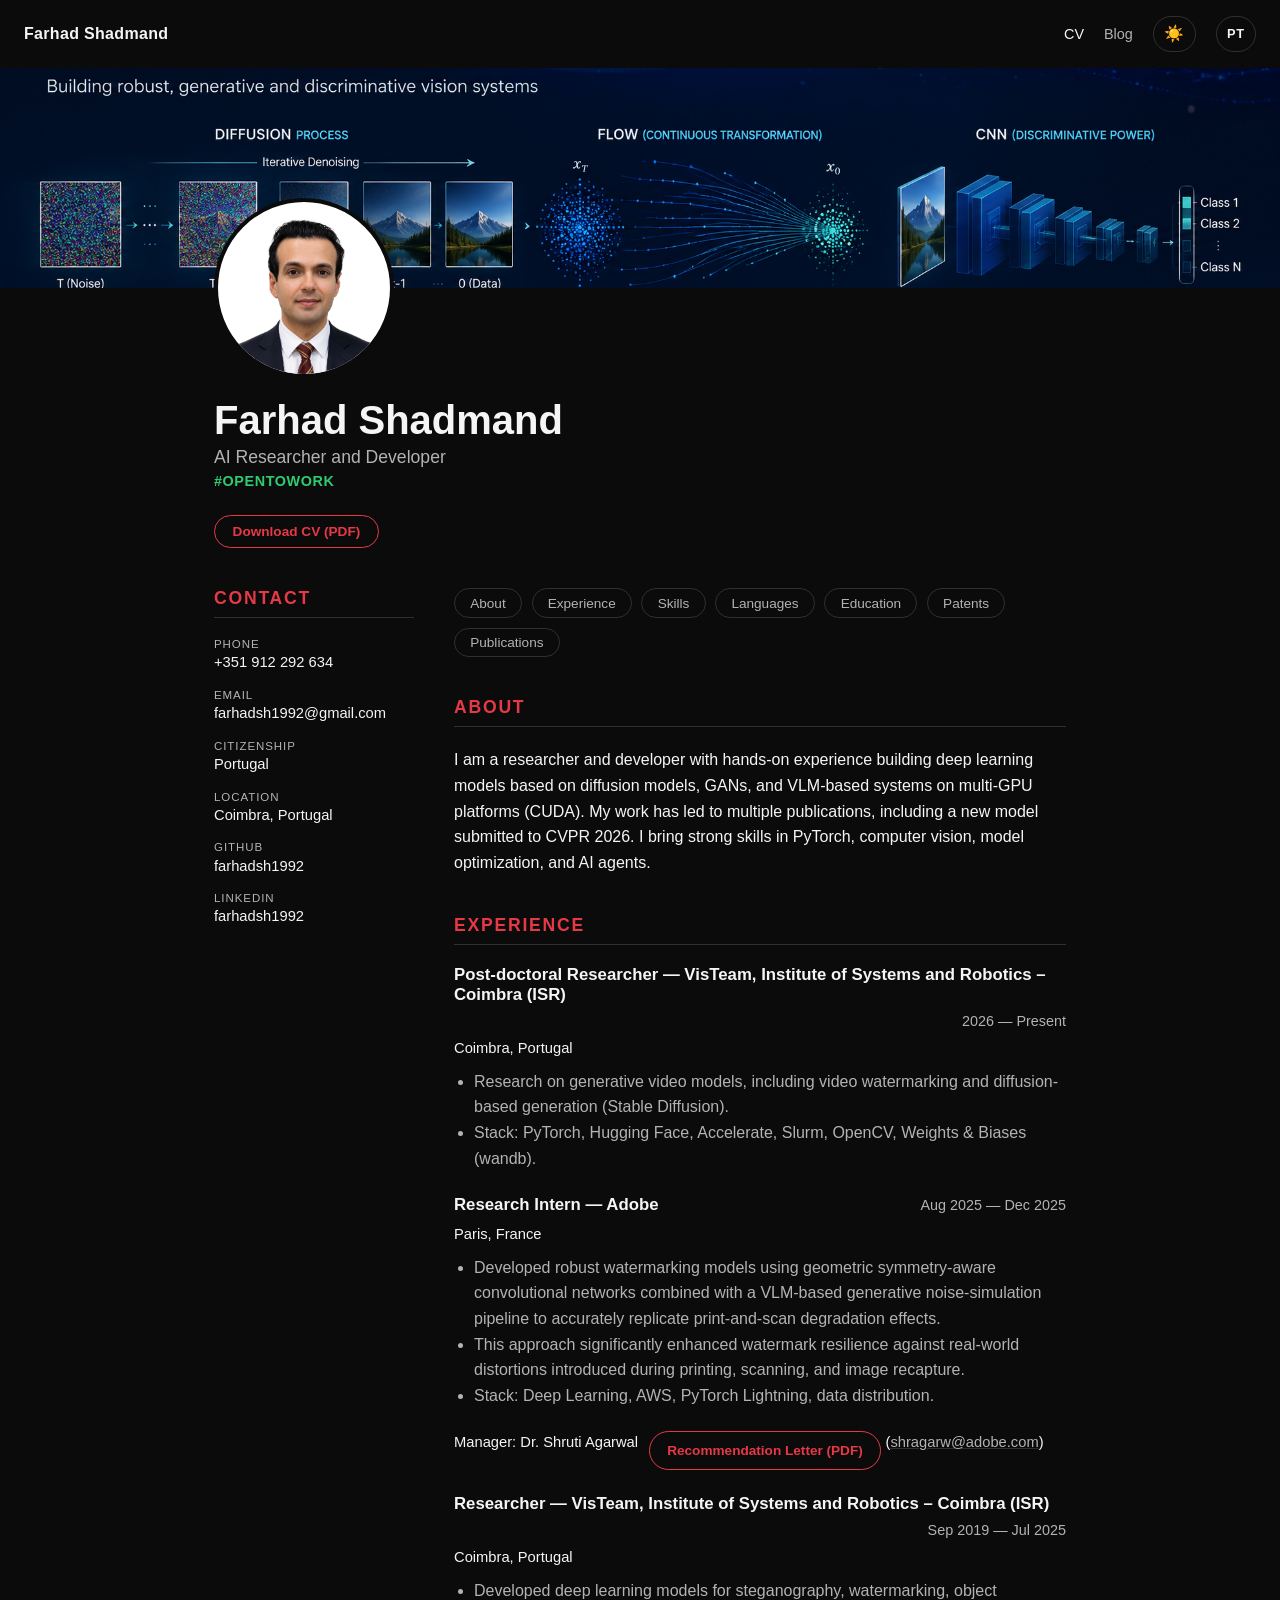
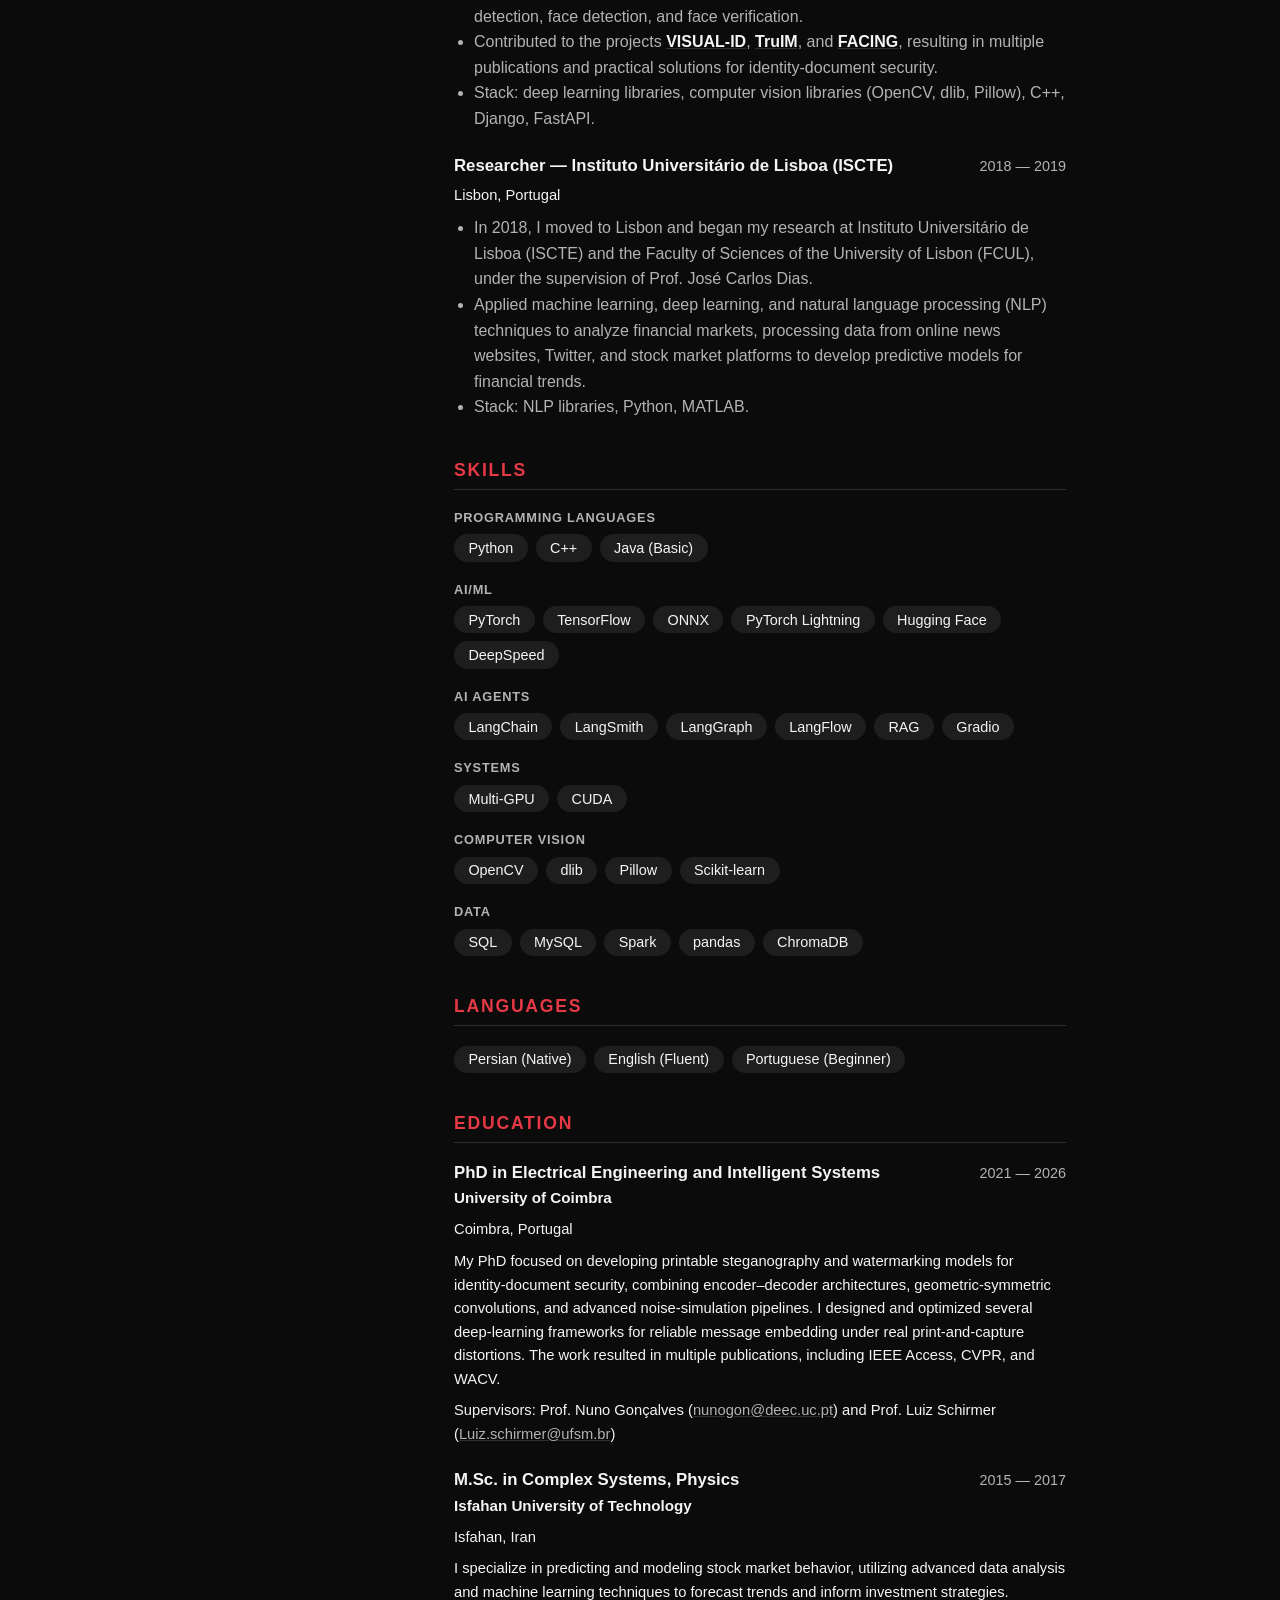
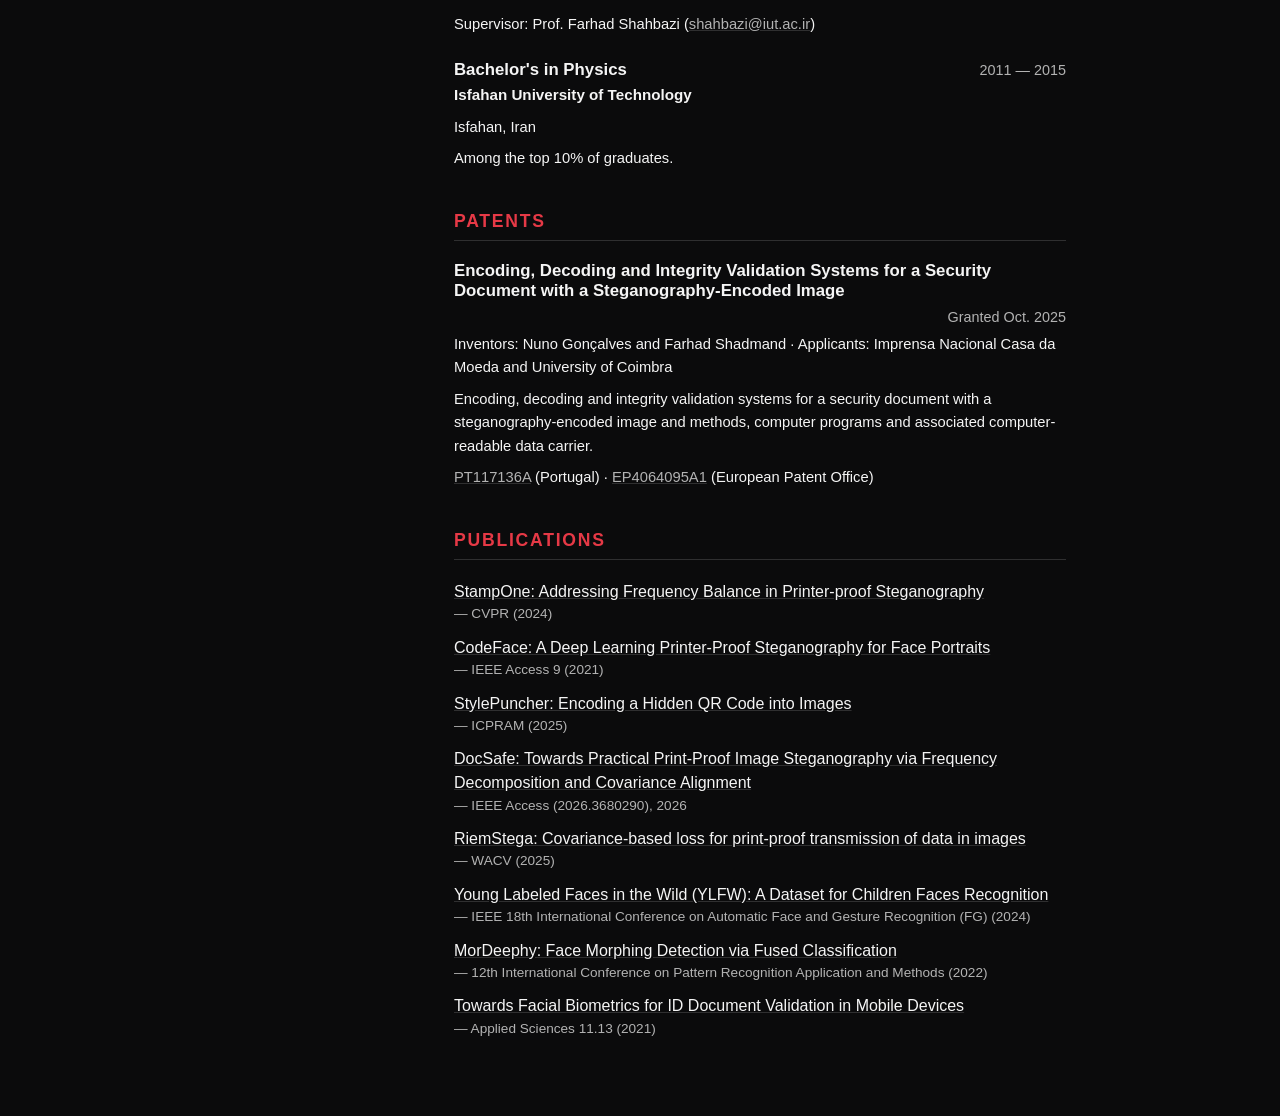
<file: cv.html>
<!DOCTYPE html>
<html lang="en">
<head>
  <meta charset="UTF-8">
  <meta name="viewport" content="width=device-width, initial-scale=1.0">
  <title>Farhad Shadmand — CV</title>
  <link rel="stylesheet" href="style.css">
  <script>
    (function () {
      var theme = localStorage.getItem('theme') || 'dark';
      document.documentElement.setAttribute('data-theme', theme);
    })();
  </script>
</head>
<body class="cv-page">
  <header class="site-nav">
    <a href="index.html" class="site-logo" data-en="Farhad Shadmand" data-pt="Farhad Shadmand">Farhad Shadmand</a>
    <nav class="site-nav-links">
      <a href="cv.html" class="active" data-en="CV" data-pt="CV">CV</a>
      <a href="blog.html" data-en="Blog" data-pt="Blog">Blog</a>
      <button id="theme-toggle" class="icon-btn" type="button" aria-label="Toggle dark and light mode">🌙</button>
      <button id="lang-toggle" class="icon-btn lang-btn" type="button" aria-label="Switch language">PT</button>
    </nav>
  </header>

  <div class="cover-photo">
    <img
      class="cover-img cover-img--dark"
      src="assets/images/cover.jpg"
      alt=""
      onerror="this.style.display='none'"
    >
    <img
      class="cover-img cover-img--light"
      src="assets/images/cover-light.jpg"
      alt=""
      onerror="this.style.display='none'"
    >
  </div>

  <main class="cv">
    <header class="cv-header">
      <div class="profile-row">
        <div class="avatar">
          <span class="avatar-fallback">FS</span>
          <img
            class="avatar-img"
            src="assets/images/profile.png"
            alt="Farhad Shadmand"
            onerror="this.style.display='none'"
            onload="this.previousElementSibling.style.display='none'"
          >
        </div>
        <div class="profile-info">
          <h1>Farhad Shadmand</h1>
          <p class="title" data-en="AI Researcher and Developer" data-pt="Investigador e Programador de IA">AI Researcher and Developer</p>
          <p class="tagline">#OPENTOWORK</p>
          <a href="assets/resume.pdf" class="download-btn" download data-en="Download CV (PDF)" data-pt="Descarregar CV (PDF)">Download CV (PDF)</a>
        </div>
      </div>
    </header>

    <div class="cv-layout">
      <aside class="cv-sidebar">
        <h2 data-en="Contact" data-pt="Contacto">Contact</h2>
        <ul class="sidebar-list">
          <li>
            <span class="sidebar-label" data-en="Phone" data-pt="Telefone">Phone</span>
            <a href="tel:+351912292634">+351 912 292 634</a>
          </li>
          <li>
            <span class="sidebar-label" data-en="Email" data-pt="Email">Email</span>
            <a href="mailto:farhadsh1992@gmail.com">farhadsh1992@gmail.com</a>
          </li>
          <li>
            <span class="sidebar-label" data-en="Citizenship" data-pt="Nacionalidade">Citizenship</span>
            <span>Portugal</span>
          </li>
          <li>
            <span class="sidebar-label" data-en="Location" data-pt="Localização">Location</span>
            <span>Coimbra, Portugal</span>
          </li>
          <li>
            <span class="sidebar-label" data-en="GitHub" data-pt="GitHub">GitHub</span>
            <a href="https://www.github.com/farhadsh1992/" target="_blank" rel="noopener noreferrer">farhadsh1992</a>
          </li>
          <li>
            <span class="sidebar-label" data-en="LinkedIn" data-pt="LinkedIn">LinkedIn</span>
            <a href="https://www.linkedin.com/in/farhadsh1992/" target="_blank" rel="noopener noreferrer">farhadsh1992</a>
          </li>
        </ul>
      </aside>

      <div class="cv-main">
        <nav class="section-nav">
          <a href="#about" data-en="About" data-pt="Sobre">About</a>
          <a href="#experience" data-en="Experience" data-pt="Experiência">Experience</a>
          <a href="#skills" data-en="Skills" data-pt="Competências">Skills</a>
          <a href="#languages" data-en="Languages" data-pt="Idiomas">Languages</a>
          <a href="#education" data-en="Education" data-pt="Formação Académica">Education</a>
          <a href="#patents" data-en="Patents" data-pt="Patentes">Patents</a>
          <a href="#publications" data-en="Publications" data-pt="Publicações">Publications</a>
        </nav>

        <section class="cv-section" id="about">
          <h2 data-en="About" data-pt="Sobre">About</h2>
          <p
            data-en="I am a researcher and developer with hands-on experience building deep learning models based on diffusion models, GANs, and VLM-based systems on multi-GPU platforms (CUDA). My work has led to multiple publications, including a new model submitted to CVPR 2026. I bring strong skills in PyTorch, computer vision, model optimization, and AI agents."
            data-pt="Sou investigador e programador com experiência prática no desenvolvimento de modelos de deep learning baseados em modelos de difusão, GANs e sistemas baseados em VLM em plataformas multi-GPU (CUDA). O meu trabalho deu origem a várias publicações, incluindo um novo modelo submetido à CVPR 2026. Tenho fortes competências em PyTorch, visão computacional, otimização de modelos e agentes de IA."
          >
            I am a researcher and developer with hands-on
            experience building deep learning models based
            on diffusion models, GANs, and VLM-based
            systems on multi-GPU platforms (CUDA). My work
            has led to multiple publications, including a new
            model submitted to CVPR 2026. I bring strong skills
            in PyTorch, computer vision, model optimization,
            and AI agents.
          </p>
        </section>

        <section class="cv-section" id="experience">
          <h2 data-en="Experience" data-pt="Experiência">Experience</h2>
          <div class="cv-entry">
            <div class="cv-entry-head">
              <h3 data-en="Post-doctoral Researcher — VisTeam, Institute of Systems and Robotics – Coimbra (ISR)" data-pt="Investigador de Pós-Doutoramento — VisTeam, Instituto de Sistemas e Robótica – Coimbra (ISR)">Post-doctoral Researcher — VisTeam, Institute of Systems and Robotics – Coimbra (ISR)</h3>
              <span class="cv-dates" data-en="2026 — Present" data-pt="2026 — Presente">2026 — Present</span>
            </div>
            <p class="cv-meta" data-en="Coimbra, Portugal" data-pt="Coimbra, Portugal">Coimbra, Portugal</p>
            <ul>
              <li data-en="Research on generative video models, including video watermarking and diffusion-based generation (Stable Diffusion)." data-pt="Investigação em modelos generativos de vídeo, incluindo marca de água em vídeo e geração baseada em modelos de difusão (Stable Diffusion).">Research on generative video models, including video watermarking and diffusion-based generation (Stable Diffusion).</li>
              <li data-en="Stack: PyTorch, Hugging Face, Accelerate, Slurm, OpenCV, Weights &amp; Biases (wandb)." data-pt="Stack: PyTorch, Hugging Face, Accelerate, Slurm, OpenCV, Weights &amp; Biases (wandb).">Stack: PyTorch, Hugging Face, Accelerate, Slurm, OpenCV, Weights &amp; Biases (wandb).</li>
            </ul>
          </div>
          <div class="cv-entry">
            <div class="cv-entry-head">
              <h3 data-en="Research Intern — Adobe" data-pt="Estagiário de Investigação — Adobe">Research Intern — Adobe</h3>
              <span class="cv-dates" data-en="Aug 2025 — Dec 2025" data-pt="Ago 2025 — Dez 2025">Aug 2025 — Dec 2025</span>
            </div>
            <p class="cv-meta" data-en="Paris, France" data-pt="Paris, França">Paris, France</p>
            <ul>
              <li
                data-en="Developed robust watermarking models using geometric symmetry-aware convolutional networks combined with a VLM-based generative noise-simulation pipeline to accurately replicate print-and-scan degradation effects."
                data-pt="Desenvolvimento de modelos robustos de marca de água utilizando redes convolucionais sensíveis à simetria geométrica, combinadas com um pipeline de simulação de ruído generativo baseado em VLM para replicar com precisão os efeitos de degradação de impressão e digitalização."
              >Developed robust watermarking models using geometric symmetry-aware convolutional networks combined with a VLM-based generative noise-simulation pipeline to accurately replicate print-and-scan degradation effects.</li>
              <li
                data-en="This approach significantly enhanced watermark resilience against real-world distortions introduced during printing, scanning, and image recapture."
                data-pt="Esta abordagem melhorou significativamente a resiliência da marca de água contra distorções do mundo real introduzidas durante a impressão, digitalização e recaptura de imagens."
              >This approach significantly enhanced watermark resilience against real-world distortions introduced during printing, scanning, and image recapture.</li>
              <li data-en="Stack: Deep Learning, AWS, PyTorch Lightning, data distribution." data-pt="Stack: Deep Learning, AWS, PyTorch Lightning, distribuição de dados.">Stack: Deep Learning, AWS, PyTorch Lightning, data distribution.</li>
            </ul>
            <p class="cv-meta">
              <span data-en="Manager:" data-pt="Gestora:">Manager:</span>
              Dr. Shruti Agarwal
              <a
                href="assets/documents/recommendation-shruti-agarwal.pdf"
                class="download-btn download-btn--sm"
                download
                data-en="Recommendation Letter (PDF)"
                data-pt="Carta de Recomendação (PDF)"
              >Recommendation Letter (PDF)</a>
              (<a href="mailto:shragarw@adobe.com">shragarw@adobe.com</a>)
            </p>
          </div>
          <div class="cv-entry">
            <div class="cv-entry-head">
              <h3 data-en="Researcher — VisTeam, Institute of Systems and Robotics – Coimbra (ISR)" data-pt="Investigador — VisTeam, Instituto de Sistemas e Robótica – Coimbra (ISR)">Researcher — VisTeam, Institute of Systems and Robotics – Coimbra (ISR)</h3>
              <span class="cv-dates" data-en="Sep 2019 — Jul 2025" data-pt="Set 2019 — Jul 2025">Sep 2019 — Jul 2025</span>
            </div>
            <p class="cv-meta" data-en="Coimbra, Portugal" data-pt="Coimbra, Portugal">Coimbra, Portugal</p>
            <ul>
              <li
                data-en="Developed deep learning models for steganography, watermarking, object detection, face detection, and face verification."
                data-pt="Desenvolvimento de modelos de deep learning para esteganografia, marca de água, deteção de objetos, deteção facial e verificação facial."
              >Developed deep learning models for steganography, watermarking, object detection, face detection, and face verification.</li>
              <li>
                <span data-en="Contributed to the projects" data-pt="Contribuí para os projetos">Contributed to the projects</span>
                <a href="https://visteam.isr.uc.pt/projects/visual-id-unique-visual-identities-in-graphics-images-and-faces-2/" target="_blank" rel="noopener noreferrer"><strong>VISUAL-ID</strong></a>,
                <a href="https://visteam.isr.uc.pt/projects/truim-trust-image-understanding/" target="_blank" rel="noopener noreferrer"><strong>TruIM</strong></a>,
                <span data-en="and" data-pt="e">and</span>
                <a href="https://visteam.isr.uc.pt/projects/facing-2/" target="_blank" rel="noopener noreferrer"><strong>FACING</strong></a>,
                <span data-en="resulting in multiple publications and practical solutions for identity-document security." data-pt="resultando em várias publicações e soluções práticas para a segurança de documentos de identidade.">resulting in multiple publications and practical solutions for identity-document security.</span>
              </li>
              <li
                data-en="Stack: deep learning libraries, computer vision libraries (OpenCV, dlib, Pillow), C++, Django, FastAPI."
                data-pt="Stack: bibliotecas de deep learning, bibliotecas de visão computacional (OpenCV, dlib, Pillow), C++, Django, FastAPI."
              >Stack: deep learning libraries, computer vision libraries (OpenCV, dlib, Pillow), C++, Django, FastAPI.</li>
            </ul>
          </div>
          <div class="cv-entry">
            <div class="cv-entry-head">
              <h3 data-en="Researcher — Instituto Universitário de Lisboa (ISCTE)" data-pt="Investigador — Instituto Universitário de Lisboa (ISCTE)">Researcher — Instituto Universitário de Lisboa (ISCTE)</h3>
              <span class="cv-dates" data-en="2018 — 2019" data-pt="2018 — 2019">2018 — 2019</span>
            </div>
            <p class="cv-meta" data-en="Lisbon, Portugal" data-pt="Lisboa, Portugal">Lisbon, Portugal</p>
            <ul>
              <li
                data-en="In 2018, I moved to Lisbon and began my research at Instituto Universitário de Lisboa (ISCTE) and the Faculty of Sciences of the University of Lisbon (FCUL), under the supervision of Prof. José Carlos Dias."
                data-pt="Em 2018, mudei-me para Lisboa e iniciei a minha investigação no Instituto Universitário de Lisboa (ISCTE) e na Faculdade de Ciências da Universidade de Lisboa (FCUL), sob a supervisão do Prof. José Carlos Dias."
              >In 2018, I moved to Lisbon and began my research at Instituto Universitário de Lisboa (ISCTE) and the Faculty of Sciences of the University of Lisbon (FCUL), under the supervision of Prof. José Carlos Dias.</li>
              <li
                data-en="Applied machine learning, deep learning, and natural language processing (NLP) techniques to analyze financial markets, processing data from online news websites, Twitter, and stock market platforms to develop predictive models for financial trends."
                data-pt="Apliquei técnicas de machine learning, deep learning e processamento de linguagem natural (PLN) para analisar mercados financeiros, processando dados de sites de notícias online, Twitter e plataformas de mercado de ações para desenvolver modelos preditivos de tendências financeiras."
              >Applied machine learning, deep learning, and natural language processing (NLP) techniques to analyze financial markets, processing data from online news websites, Twitter, and stock market platforms to develop predictive models for financial trends.</li>
              <li data-en="Stack: NLP libraries, Python, MATLAB." data-pt="Stack: bibliotecas de PLN, Python, MATLAB.">Stack: NLP libraries, Python, MATLAB.</li>
            </ul>
          </div>
        </section>

        <section class="cv-section" id="skills">
          <h2 data-en="Skills" data-pt="Competências">Skills</h2>

          <div class="skill-group">
            <h3 data-en="Programming Languages" data-pt="Linguagens de Programação">Programming Languages</h3>
            <ul class="skills">
              <li>Python</li>
              <li>C++</li>
              <li data-en="Java (Basic)" data-pt="Java (Básico)">Java (Basic)</li>
            </ul>
          </div>

          <div class="skill-group">
            <h3 data-en="AI/ML" data-pt="IA/ML">AI/ML</h3>
            <ul class="skills">
              <li>PyTorch</li>
              <li>TensorFlow</li>
              <li>ONNX</li>
              <li>PyTorch Lightning</li>
              <li>Hugging Face</li>
              <li>DeepSpeed</li>
            </ul>
          </div>

          <div class="skill-group">
            <h3 data-en="AI Agents" data-pt="Agentes de IA">AI Agents</h3>
            <ul class="skills">
              <li>LangChain</li>
              <li>LangSmith</li>
              <li>LangGraph</li>
              <li>LangFlow</li>
              <li>RAG</li>
              <li>Gradio</li>
            </ul>
          </div>

          <div class="skill-group">
            <h3 data-en="Systems" data-pt="Sistemas">Systems</h3>
            <ul class="skills">
              <li>Multi-GPU</li>
              <li>CUDA</li>
            </ul>
          </div>

          <div class="skill-group">
            <h3 data-en="Computer Vision" data-pt="Visão Computacional">Computer Vision</h3>
            <ul class="skills">
              <li>OpenCV</li>
              <li>dlib</li>
              <li>Pillow</li>
              <li>Scikit-learn</li>
            </ul>
          </div>

          <div class="skill-group">
            <h3 data-en="Data" data-pt="Dados">Data</h3>
            <ul class="skills">
              <li>SQL</li>
              <li>MySQL</li>
              <li>Spark</li>
              <li>pandas</li>
              <li>ChromaDB</li>
            </ul>
          </div>
        </section>

        <section class="cv-section" id="languages">
          <h2 data-en="Languages" data-pt="Idiomas">Languages</h2>
          <ul class="skills">
            <li data-en="Persian (Native)" data-pt="Persa (Nativo)">Persian (Native)</li>
            <li data-en="English (Fluent)" data-pt="Inglês (Fluente)">English (Fluent)</li>
            <li data-en="Portuguese (Beginner)" data-pt="Português (Iniciante)">Portuguese (Beginner)</li>
          </ul>
        </section>

        <section class="cv-section" id="education">
          <h2 data-en="Education" data-pt="Formação Académica">Education</h2>
          <div class="cv-entry">
            <div class="cv-entry-head">
              <h3 data-en="PhD in Electrical Engineering and Intelligent Systems" data-pt="Doutoramento em Engenharia Eletrotécnica e Sistemas Inteligentes">PhD in Electrical Engineering and Intelligent Systems</h3>
              <span class="cv-dates" data-en="2021 — 2026" data-pt="2021 — 2026">2021 — 2026</span>
            </div>
            <p class="cv-org" data-en="University of Coimbra" data-pt="Universidade de Coimbra">University of Coimbra</p>
            <p class="cv-meta" data-en="Coimbra, Portugal" data-pt="Coimbra, Portugal">Coimbra, Portugal</p>
            <p
              class="cv-meta"
              data-en="My PhD focused on developing printable steganography and watermarking models for identity-document security, combining encoder–decoder architectures, geometric-symmetric convolutions, and advanced noise-simulation pipelines. I designed and optimized several deep-learning frameworks for reliable message embedding under real print-and-capture distortions. The work resulted in multiple publications, including IEEE Access, CVPR, and WACV."
              data-pt="O meu doutoramento centrou-se no desenvolvimento de modelos de esteganografia e marca de água imprimíveis para a segurança de documentos de identidade, combinando arquiteturas encoder–decoder, convoluções geométrico-simétricas e pipelines avançados de simulação de ruído. Concebi e otimizei várias frameworks de deep learning para a incorporação fiável de mensagens sob distorções reais de impressão e captura. O trabalho resultou em várias publicações, incluindo IEEE Access, CVPR e WACV."
            >
              My PhD focused on developing printable steganography and
              watermarking models for identity-document security, combining
              encoder–decoder architectures, geometric-symmetric convolutions,
              and advanced noise-simulation pipelines. I designed and optimized
              several deep-learning frameworks for reliable message embedding
              under real print-and-capture distortions. The work resulted in multiple
              publications, including IEEE Access, CVPR, and WACV.
            </p>
            <p class="cv-meta">
              <span data-en="Supervisors:" data-pt="Orientadores:">Supervisors:</span>
              Prof. Nuno Gonçalves (<a href="mailto:nunogon@deec.uc.pt">nunogon@deec.uc.pt</a>)
              <span data-en="and" data-pt="e">and</span>
              Prof. Luiz Schirmer (<a href="mailto:Luiz.schirmer@ufsm.br">Luiz.schirmer@ufsm.br</a>)
            </p>
          </div>
          <div class="cv-entry">
            <div class="cv-entry-head">
              <h3 data-en="M.Sc. in Complex Systems, Physics" data-pt="Mestrado em Sistemas Complexos, Física">M.Sc. in Complex Systems, Physics</h3>
              <span class="cv-dates" data-en="2015 — 2017" data-pt="2015 — 2017">2015 — 2017</span>
            </div>
            <p class="cv-org" data-en="Isfahan University of Technology" data-pt="Universidade de Tecnologia de Isfahan">Isfahan University of Technology</p>
            <p class="cv-meta" data-en="Isfahan, Iran" data-pt="Isfahan, Irão">Isfahan, Iran</p>
            <p
              class="cv-meta"
              data-en="I specialize in predicting and modeling stock market behavior, utilizing advanced data analysis and machine learning techniques to forecast trends and inform investment strategies."
              data-pt="Especializo-me na previsão e modelação do comportamento do mercado de ações, utilizando técnicas avançadas de análise de dados e machine learning para prever tendências e fundamentar estratégias de investimento."
            >
              I specialize in predicting and modeling stock market behavior, utilizing
              advanced data analysis and machine learning techniques to forecast
              trends and inform investment strategies.
            </p>
            <p class="cv-meta">
              <span data-en="Supervisor:" data-pt="Orientador:">Supervisor:</span>
              Prof. Farhad Shahbazi (<a href="mailto:shahbazi@iut.ac.ir">shahbazi@iut.ac.ir</a>)
            </p>
          </div>
          <div class="cv-entry">
            <div class="cv-entry-head">
              <h3 data-en="Bachelor's in Physics" data-pt="Licenciatura em Física">Bachelor's in Physics</h3>
              <span class="cv-dates" data-en="2011 — 2015" data-pt="2011 — 2015">2011 — 2015</span>
            </div>
            <p class="cv-org" data-en="Isfahan University of Technology" data-pt="Universidade de Tecnologia de Isfahan">Isfahan University of Technology</p>
            <p class="cv-meta" data-en="Isfahan, Iran" data-pt="Isfahan, Irão">Isfahan, Iran</p>
            <p class="cv-meta" data-en="Among the top 10% of graduates." data-pt="Entre os 10% melhores graduados.">Among the top 10% of graduates.</p>
          </div>
        </section>

        <section class="cv-section" id="patents">
          <h2 data-en="Patents" data-pt="Patentes">Patents</h2>
          <div class="cv-entry">
            <div class="cv-entry-head">
              <h3>Encoding, Decoding and Integrity Validation Systems for a Security Document with a Steganography-Encoded Image</h3>
              <span class="cv-dates" data-en="Granted Oct. 2025" data-pt="Concedida em Out. 2025">Granted Oct. 2025</span>
            </div>
            <p class="cv-meta">
              <span data-en="Inventors:" data-pt="Inventores:">Inventors:</span>
              Nuno Gonçalves <span data-en="and" data-pt="e">and</span> Farhad Shadmand
              &middot;
              <span data-en="Applicants:" data-pt="Requerentes:">Applicants:</span>
              Imprensa Nacional Casa da Moeda <span data-en="and" data-pt="e">and</span> University of Coimbra
            </p>
            <p
              class="cv-meta"
              data-en="Encoding, decoding and integrity validation systems for a security document with a steganography-encoded image and methods, computer programs and associated computer-readable data carrier."
              data-pt="Sistemas de codificação, descodificação e validação da integridade de um documento de segurança com uma imagem codificada por esteganografia e respetivos métodos, programas de computador e suporte de dados legível por computador."
            >
              Encoding, decoding and integrity validation systems for a security document with a
              steganography-encoded image and methods, computer programs and associated
              computer-readable data carrier.
            </p>
            <p class="cv-meta">
              <a href="https://patents.google.com/patent/PT117136A/en" target="_blank" rel="noopener noreferrer">PT117136A</a>
              (Portugal)
              &middot;
              <a href="https://patents.google.com/patent/EP4064095A1/en" target="_blank" rel="noopener noreferrer">EP4064095A1</a>
              (<span data-en="European Patent Office" data-pt="Instituto Europeu de Patentes">European Patent Office</span>)
            </p>
          </div>
        </section>

        <section class="cv-section" id="publications">
          <h2 data-en="Publications" data-pt="Publicações">Publications</h2>
          <ul class="pub-list">
            <li>
              <a href="https://openaccess.thecvf.com/content/CVPR2024W/WMF/html/Shadmand_StampOne_Addressing_Frequency_Balance_in_Printer-proof_Steganography_CVPRW_2024_paper.html" target="_blank" rel="noopener noreferrer">StampOne: Addressing Frequency Balance in Printer-proof Steganography</a>
              <span class="pub-venue">— CVPR (2024)</span>
            </li>
            <li>
              <a href="https://ieeexplore.ieee.org/document/9634021/" target="_blank" rel="noopener noreferrer">CodeFace: A Deep Learning Printer-Proof Steganography for Face Portraits</a>
              <span class="pub-venue">— IEEE Access 9 (2021)</span>
            </li>
            <li>
              <a href="https://www.scitepress.org/Papers/2025/131908/131908.pdf" target="_blank" rel="noopener noreferrer">StylePuncher: Encoding a Hidden QR Code into Images</a>
              <span class="pub-venue">— ICPRAM (2025)</span>
            </li>
            <li>
              <a href="https://doi.org/10.1109/ACCESS.2026.3680290" target="_blank" rel="noopener noreferrer">DocSafe: Towards Practical Print-Proof Image Steganography via Frequency Decomposition and Covariance Alignment</a>
              <span class="pub-venue">— IEEE Access (2026.3680290), 2026</span>
            </li>
            <li>
              <a href="https://openaccess.thecvf.com/content/WACV2025/papers/Cruz_RiemStega_Covariance-Based_Loss_for_Print-Proof_Transmission_of_Data_in_Images_WACV_2025_paper.pdf" target="_blank" rel="noopener noreferrer">RiemStega: Covariance-based loss for print-proof transmission of data in images</a>
              <span class="pub-venue">— WACV (2025)</span>
            </li>
            <li>
              <a href="https://arxiv.org/abs/2301.05776" target="_blank" rel="noopener noreferrer">Young Labeled Faces in the Wild (YLFW): A Dataset for Children Faces Recognition</a>
              <span class="pub-venue">— IEEE 18th International Conference on Automatic Face and Gesture Recognition (FG) (2024)</span>
            </li>
            <li>
              <a href="https://arxiv.org/abs/2208.03110" target="_blank" rel="noopener noreferrer">MorDeephy: Face Morphing Detection via Fused Classification</a>
              <span class="pub-venue">— 12th International Conference on Pattern Recognition Application and Methods (2022)</span>
            </li>
            <li>
              <a href="https://doi.org/10.3390/app11136134" target="_blank" rel="noopener noreferrer">Towards Facial Biometrics for ID Document Validation in Mobile Devices</a>
              <span class="pub-venue">— Applied Sciences 11.13 (2021)</span>
            </li>
          </ul>
        </section>
      </div>
    </div>
  </main>

  <script src="site.js"></script>
</body>
</html>
</file>
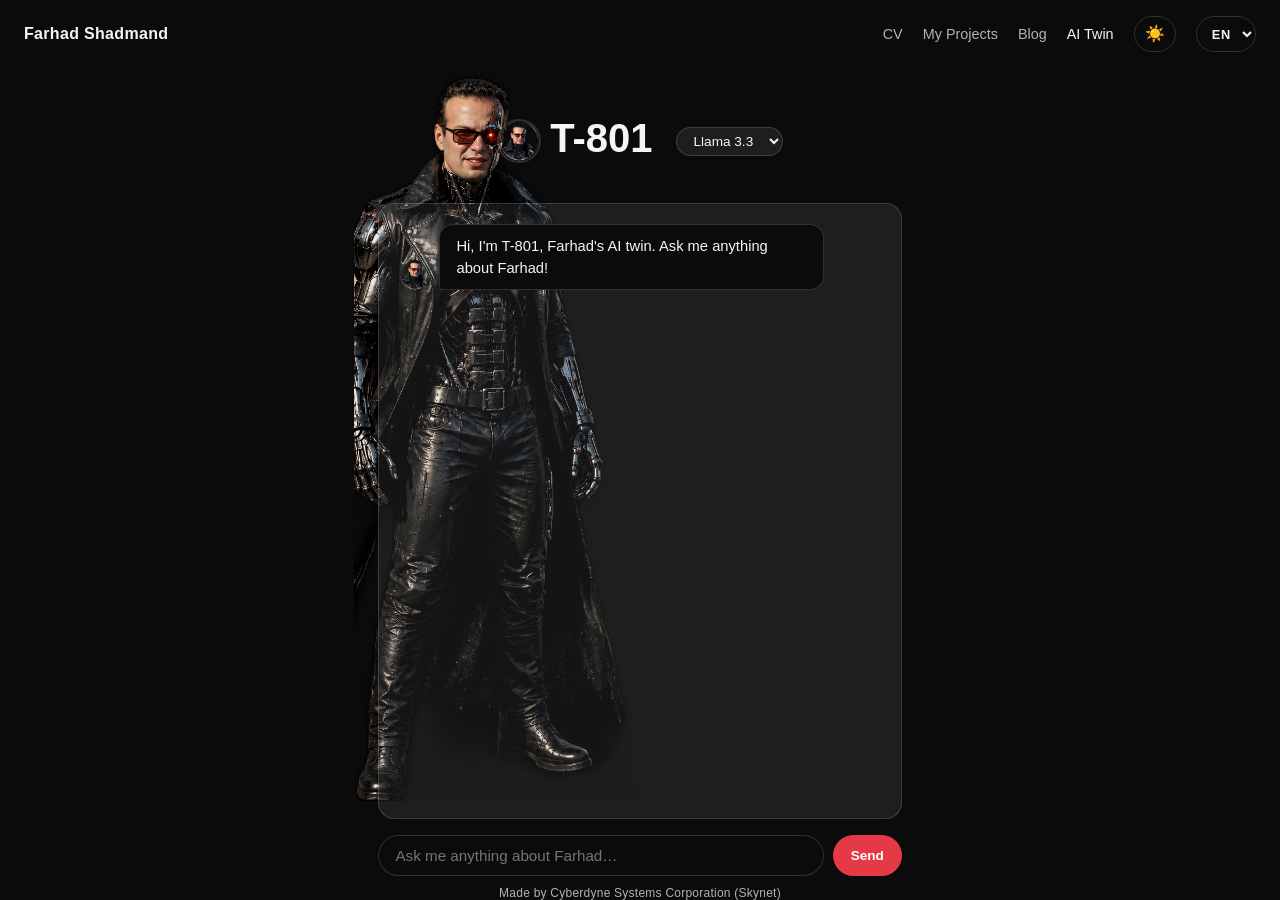
<file: public/ai-twin.html>
<!DOCTYPE html>
<html lang="en">
<head>
  <meta charset="UTF-8">
  <meta name="viewport" content="width=device-width, initial-scale=1.0">
  <title>Farhad Shadmand — AI Twin</title>
  <meta name="description" content="Chat with T-801, Farhad's AI twin. Ask me anything about his career, research, and background.">
  <link rel="canonical" href="https://farhadshad.com/ai-twin">
  <link rel="icon" type="image/png" href="assets/images/favicon.png">
  <link rel="apple-touch-icon" href="assets/images/apple-touch-icon.png">
  <meta property="og:title" content="Farhad Shadmand — AI Twin">
  <meta property="og:description" content="Chat with T-801, Farhad's AI twin. Ask me anything about his career, research, and background.">
  <meta property="og:image" content="https://farhadshad.com/assets/images/og-preview.jpg">
  <meta property="og:url" content="https://farhadshad.com/ai-twin.html">
  <meta property="og:type" content="website">
  <meta name="twitter:card" content="summary_large_image">
  <meta name="twitter:title" content="Farhad Shadmand — AI Twin">
  <meta name="twitter:description" content="Chat with T-801, Farhad's AI twin. Ask me anything about his career, research, and background.">
  <meta name="twitter:image" content="https://farhadshad.com/assets/images/og-preview.jpg">
  <link rel="stylesheet" href="style.css">
  <script>
    (function () {
      var theme = localStorage.getItem('theme') || 'dark';
      document.documentElement.setAttribute('data-theme', theme);
    })();
  </script>
</head>
<body class="cv-page twin-page">
  <header class="site-nav">
    <a href="index.html" class="site-logo" data-en="Farhad Shadmand" data-pt="Farhad Shadmand" data-nl="Farhad Shadmand" data-de="Farhad Shadmand" data-fr="Farhad Shadmand" data-it="Farhad Shadmand" data-es="Farhad Shadmand">Farhad Shadmand</a>
    <nav class="site-nav-links">
      <a href="cv.html" data-en="CV" data-pt="CV" data-nl="CV" data-de="Lebenslauf" data-fr="CV" data-it="CV" data-es="CV">CV</a>
      <a href="my-projects.html" data-en="My Projects" data-pt="Meus Projetos" data-nl="Mijn Projecten" data-de="Meine Projekte" data-fr="Mes Projets" data-it="I Miei Progetti" data-es="Mis Proyectos">My Projects</a>
      <a href="blog.html" data-en="Blog" data-pt="Blog" data-nl="Blog" data-de="Blog" data-fr="Blog" data-it="Blog" data-es="Blog">Blog</a>
      <a href="ai-twin.html" class="active" data-en="AI Twin" data-pt="Gémeo IA" data-nl="AI-tweeling" data-de="KI-Zwilling" data-fr="Jumeau IA" data-it="Gemello IA" data-es="Gemelo IA">AI Twin</a>
      <button id="theme-toggle" class="icon-btn" type="button" aria-label="Toggle dark and light mode">🌙</button>
      <select id="lang-select" class="icon-btn lang-select" aria-label="Switch language">
        <option value="en">EN</option>
        <option value="pt">PT</option>
        <option value="nl">NL</option>
        <option value="de">DE</option>
        <option value="fr">FR</option>
        <option value="it">IT</option>
        <option value="es">ES</option>
      </select>
    </nav>
  </header>

  <main class="cv">
    <img src="assets/images/AI_agents_background_nobg.png" alt="" class="twin-bg-figure" aria-hidden="true">
    <header class="cv-header cv-header--centered">
      <h1>
        <img src="assets/images/AI_agent.png" alt="" class="twin-title-icon"><span data-en="T-801" data-pt="T-801" data-nl="T-801" data-de="T-801" data-fr="T-801" data-it="T-801" data-es="T-801">T-801</span>
        <select id="model-select" class="model-select" aria-label="AI model">
          <option value="llama-3.3-70b-versatile">Llama 3.3</option>
        </select>
      </h1>
    </header>

    <div class="chat-widget">
      <div class="chat-log" id="chat-log"></div>
      <form class="chat-form" id="chat-form">
        <input
          type="text"
          id="chat-input"
          autocomplete="off"
          data-en-placeholder="Ask me anything about Farhad…"
          data-pt-placeholder="Pergunte-me qualquer coisa sobre o Farhad…"
          data-nl-placeholder="Vraag me alles over Farhad…"
          data-de-placeholder="Frag mich alles über Farhad…"
          data-fr-placeholder="Demandez-moi tout sur Farhad…"
          data-it-placeholder="Chiedimi qualsiasi cosa su Farhad…"
          data-es-placeholder="Pregúntame lo que quieras sobre Farhad…"
          data-en-placeholder-mobile="Ask about Farhad."
          data-pt-placeholder-mobile="Pergunte sobre o Farhad."
          data-nl-placeholder-mobile="Vraag over Farhad."
          data-de-placeholder-mobile="Frag über Farhad."
          data-fr-placeholder-mobile="Demandez sur Farhad."
          data-it-placeholder-mobile="Chiedi di Farhad."
          data-es-placeholder-mobile="Pregunta sobre Farhad."
          placeholder="Ask me anything about Farhad…"
        >
        <button type="submit" class="download-btn" data-en="Send" data-pt="Enviar" data-nl="Verzenden" data-de="Senden" data-fr="Envoyer" data-it="Invia" data-es="Enviar">Send</button>
      </form>
      <p
        class="twin-credit"
        data-en="Made by Cyberdyne Systems Corporation (Skynet)"
        data-pt="Feito pela Cyberdyne Systems Corporation (Skynet)"
        data-nl="Gemaakt door Cyberdyne Systems Corporation (Skynet)"
        data-de="Erstellt von Cyberdyne Systems Corporation (Skynet)"
        data-fr="Créé par Cyberdyne Systems Corporation (Skynet)"
        data-it="Realizzato da Cyberdyne Systems Corporation (Skynet)"
        data-es="Hecho por Cyberdyne Systems Corporation (Skynet)"
      >Made by Cyberdyne Systems Corporation (Skynet)</p>
    </div>
  </main>

  <script src="site.js"></script>
  <script src="ai-twin.js"></script>
</body>
</html>
</file>
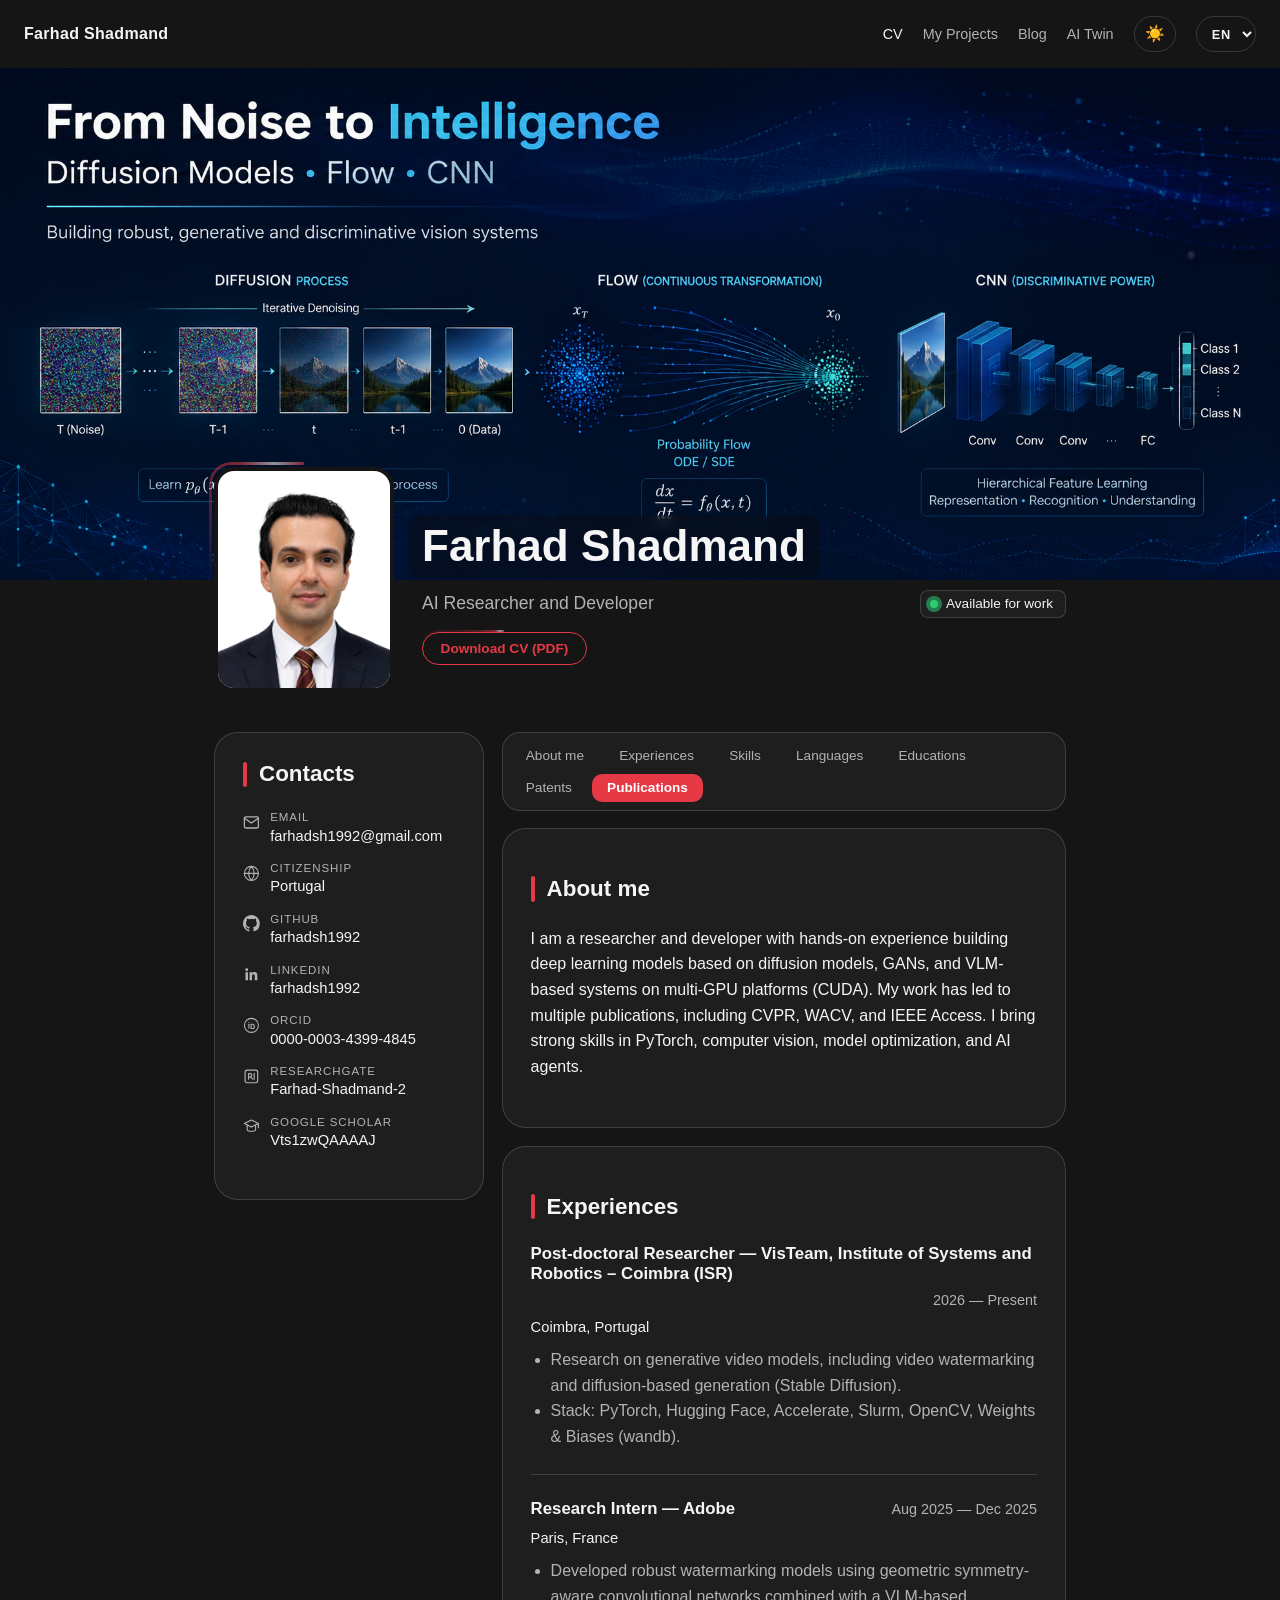
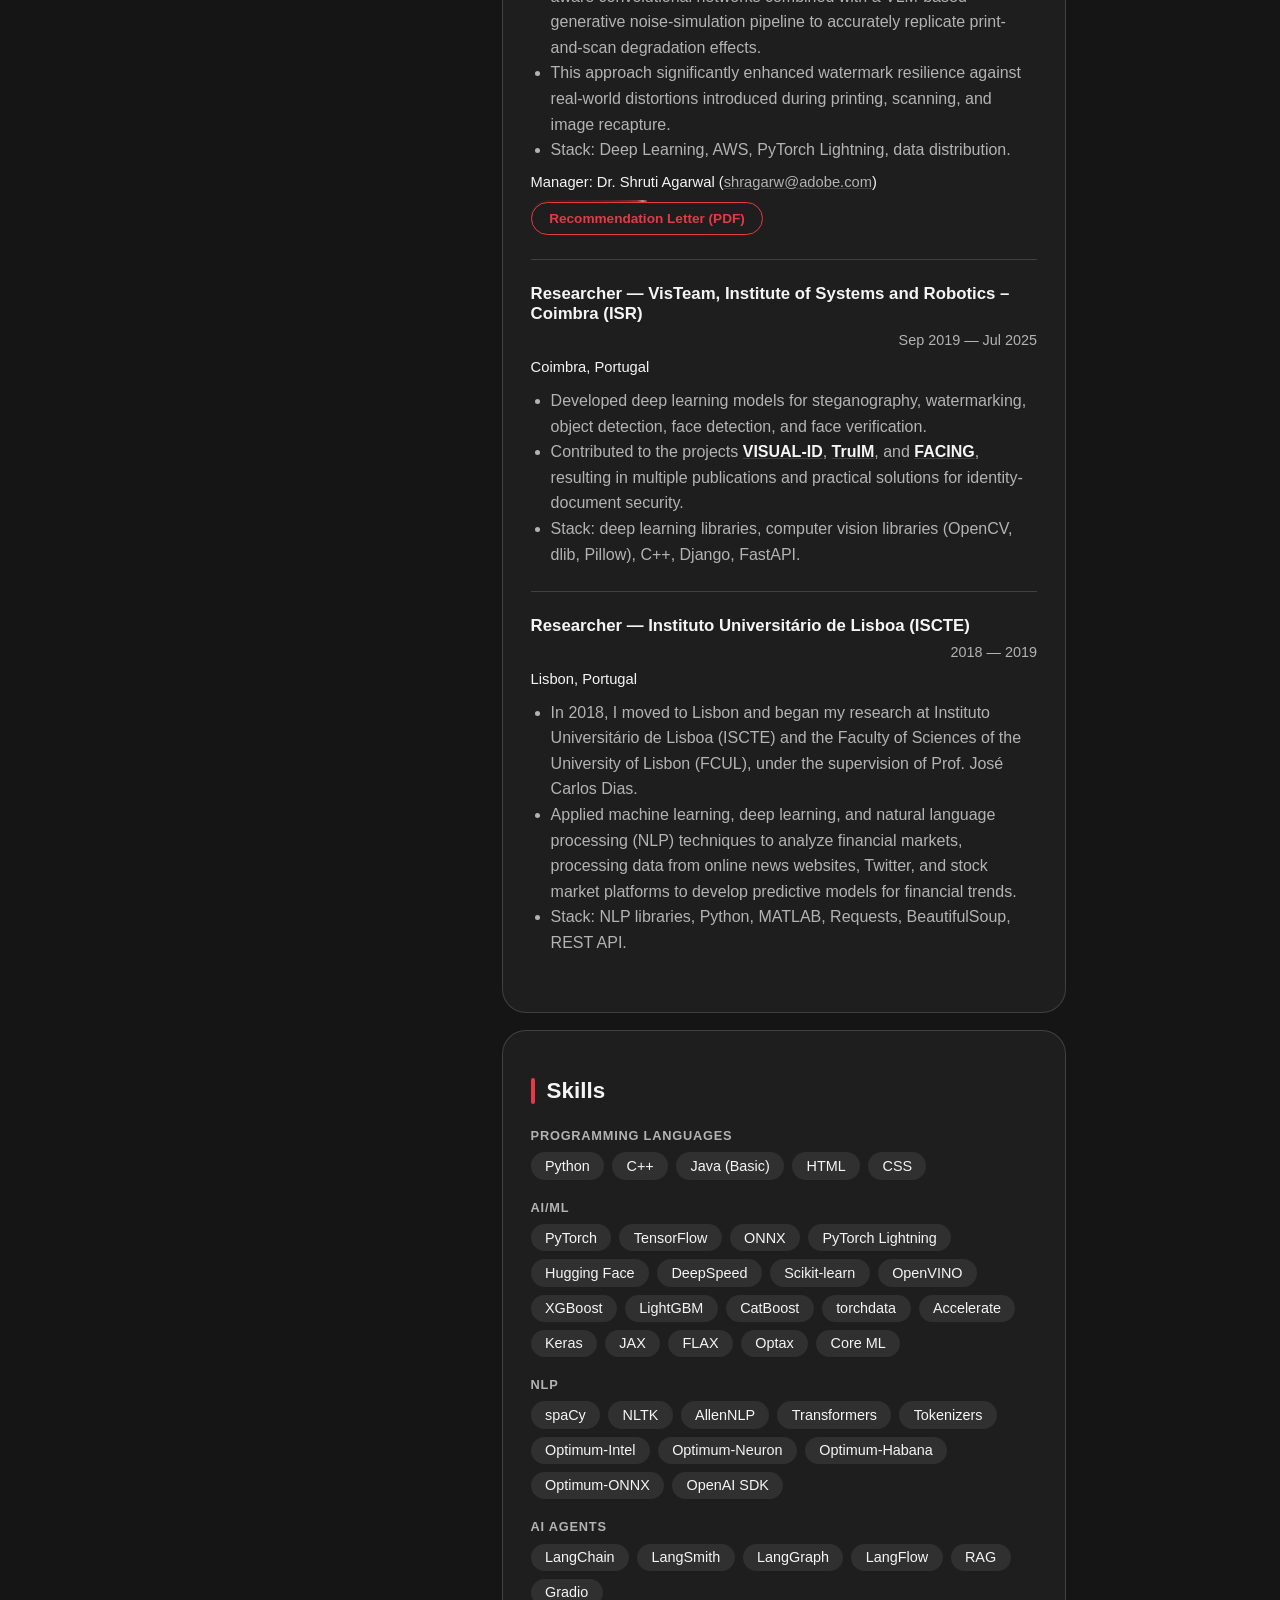
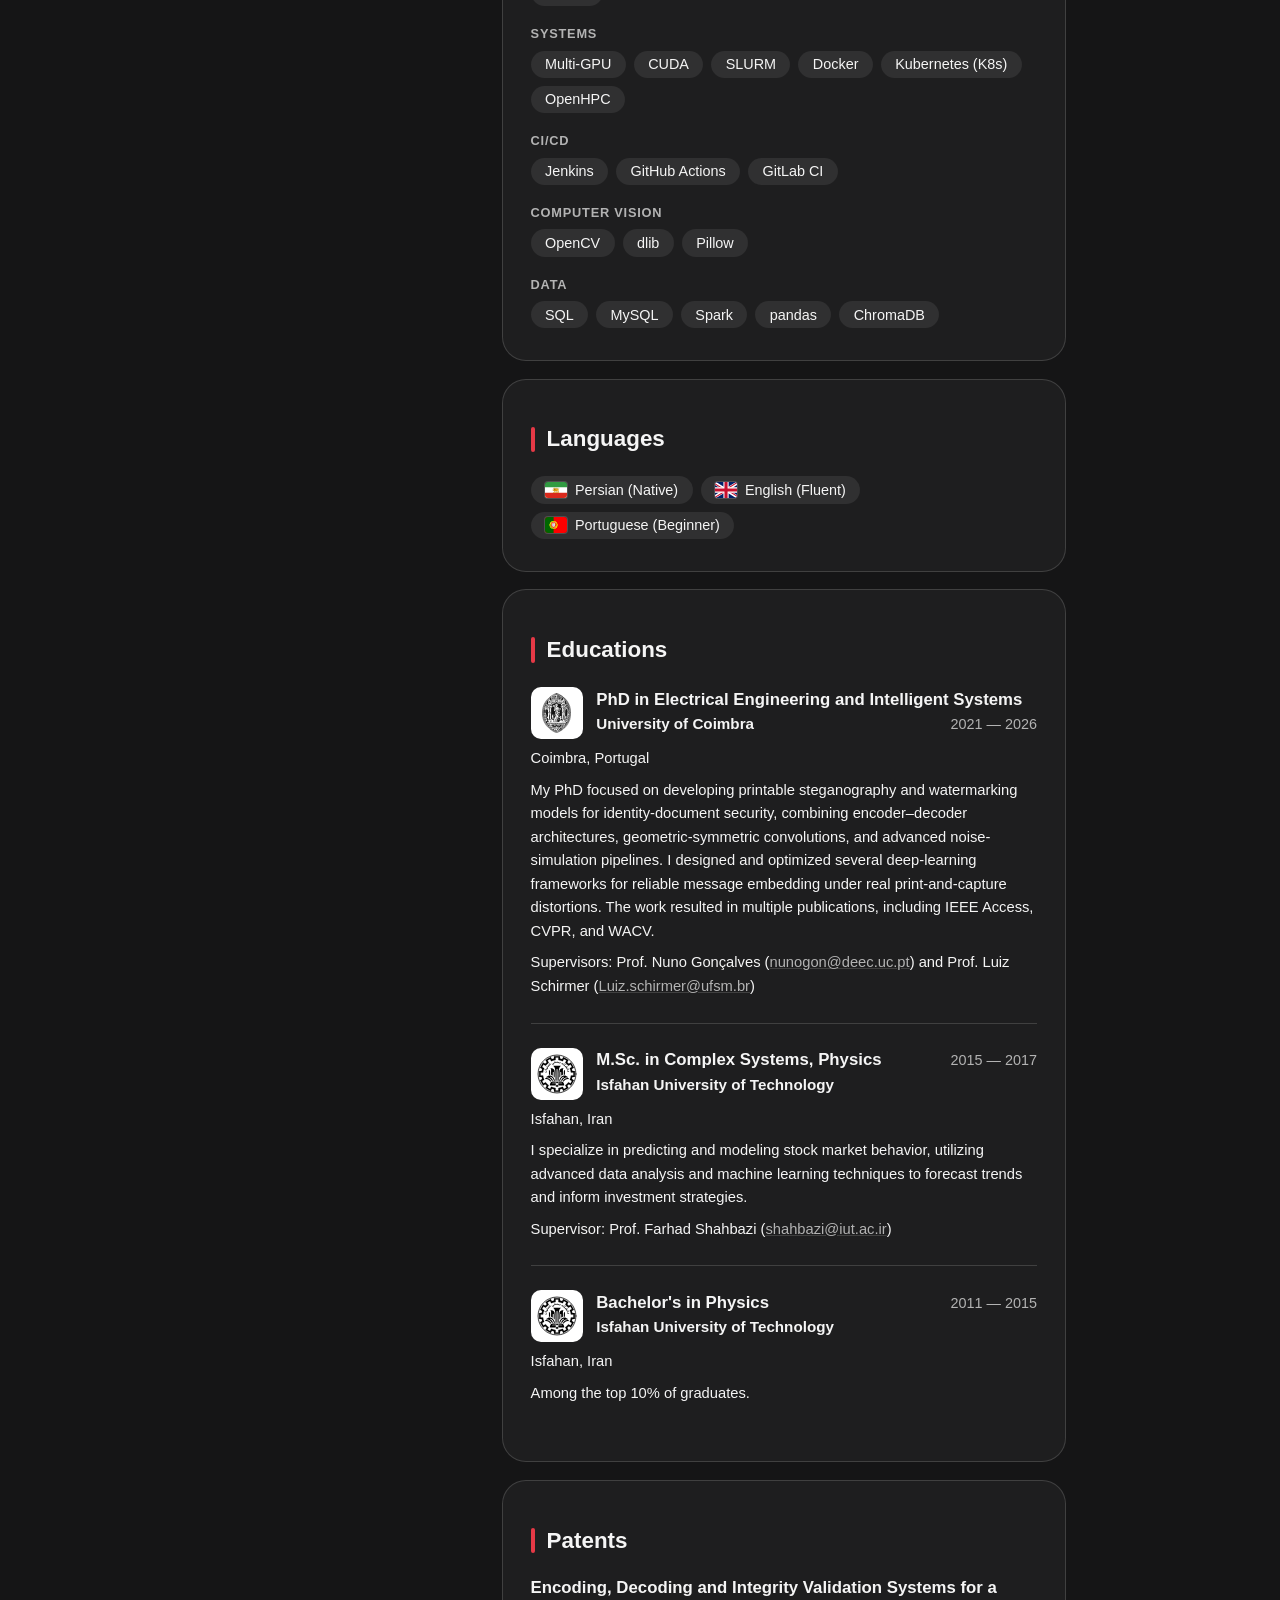
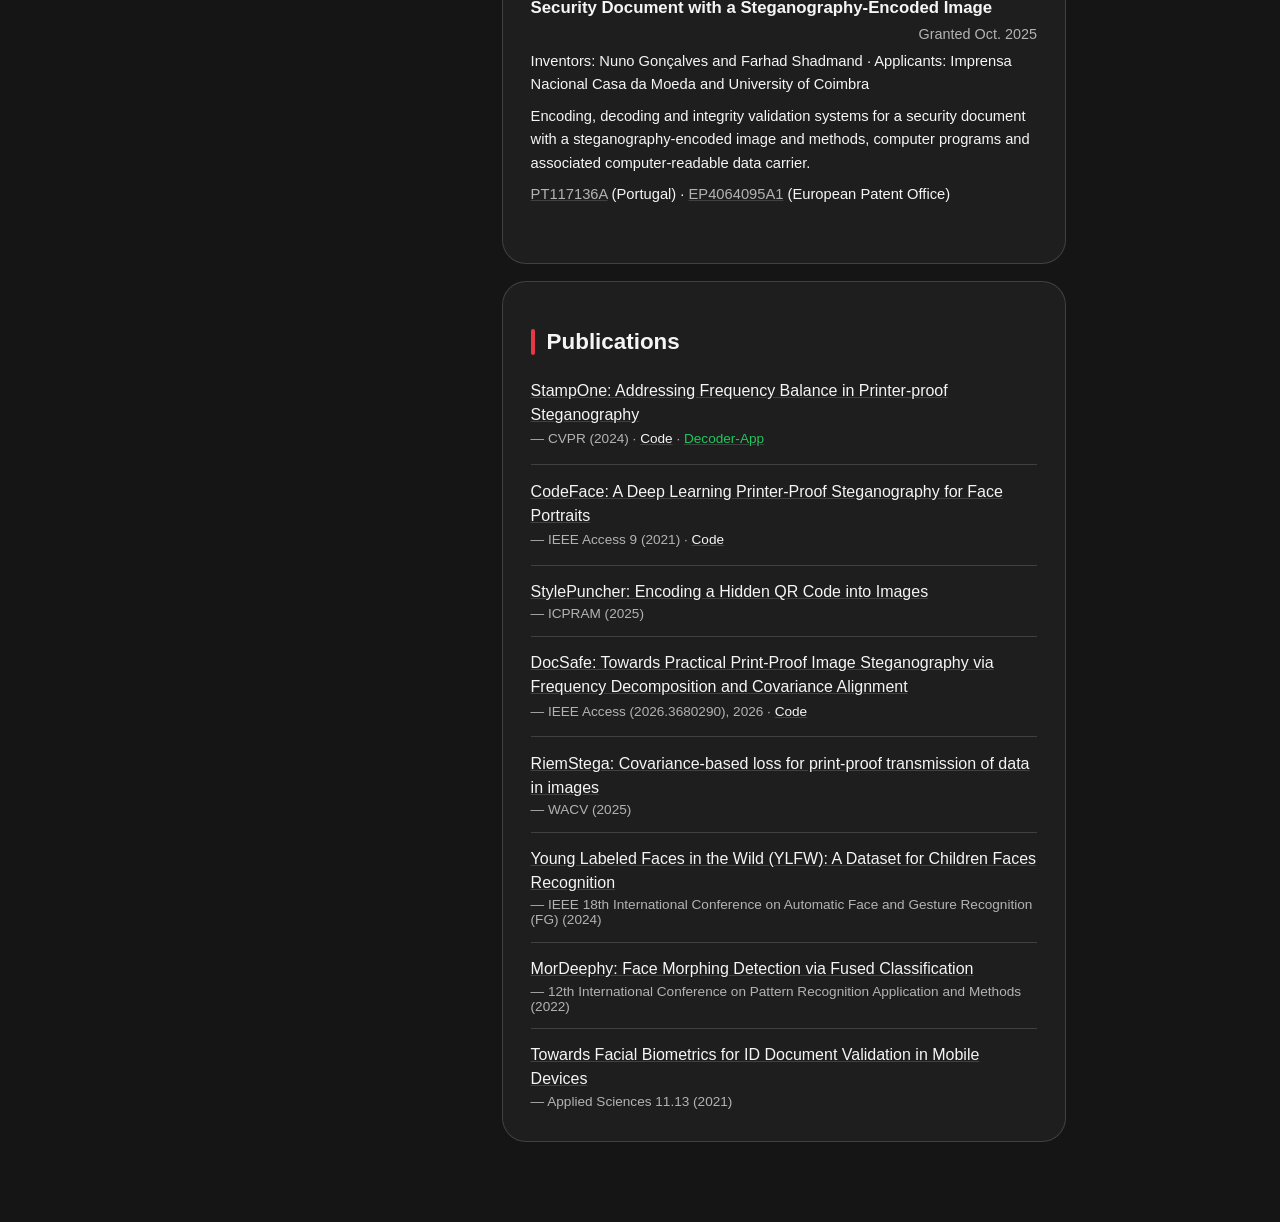
<file: public/cv.html>
<!DOCTYPE html>
<html lang="en">
<head>
  <meta charset="UTF-8">
  <meta name="viewport" content="width=device-width, initial-scale=1.0">
  <title>Farhad Shadmand — CV</title>
  <meta name="description" content="CV of Farhad Shadmand, AI Researcher and Developer specializing in diffusion models, GANs, and computer vision.">
  <link rel="canonical" href="https://farhadshad.com/cv">
  <link rel="icon" type="image/png" href="assets/images/favicon.png">
  <link rel="apple-touch-icon" href="assets/images/apple-touch-icon.png">
  <meta property="og:title" content="Farhad Shadmand — CV">
  <meta property="og:description" content="CV of Farhad Shadmand, AI Researcher and Developer specializing in diffusion models, GANs, and computer vision.">
  <meta property="og:image" content="https://farhadshad.com/assets/images/og-preview.jpg">
  <meta property="og:url" content="https://farhadshad.com/cv.html">
  <meta property="og:type" content="website">
  <meta name="twitter:card" content="summary_large_image">
  <meta name="twitter:title" content="Farhad Shadmand — CV">
  <meta name="twitter:description" content="CV of Farhad Shadmand, AI Researcher and Developer specializing in diffusion models, GANs, and computer vision.">
  <meta name="twitter:image" content="https://farhadshad.com/assets/images/og-preview.jpg">
  <link rel="stylesheet" href="style.css">
  <script>
    (function () {
      var theme = localStorage.getItem('theme') || 'dark';
      document.documentElement.setAttribute('data-theme', theme);
    })();
  </script>
</head>
<body class="cv-page page-cv">
  <header class="site-nav">
    <a href="index.html" class="site-logo" data-en="Farhad Shadmand" data-pt="Farhad Shadmand" data-nl="Farhad Shadmand" data-de="Farhad Shadmand" data-fr="Farhad Shadmand" data-it="Farhad Shadmand" data-es="Farhad Shadmand">Farhad Shadmand</a>
    <nav class="site-nav-links">
      <a href="cv.html" class="active" data-en="CV" data-pt="CV" data-nl="CV" data-de="Lebenslauf" data-fr="CV" data-it="CV" data-es="CV">CV</a>
      <a href="my-projects.html" data-en="My Projects" data-pt="Meus Projetos" data-nl="Mijn Projecten" data-de="Meine Projekte" data-fr="Mes Projets" data-it="I Miei Progetti" data-es="Mis Proyectos">My Projects</a>
      <a href="blog.html" data-en="Blog" data-pt="Blog" data-nl="Blog" data-de="Blog" data-fr="Blog" data-it="Blog" data-es="Blog">Blog</a>
      <a href="ai-twin.html" data-en="AI Twin" data-pt="Gémeo IA" data-nl="AI-tweeling" data-de="KI-Zwilling" data-fr="Jumeau IA" data-it="Gemello IA" data-es="Gemelo IA">AI Twin</a>
      <button id="theme-toggle" class="icon-btn" type="button" aria-label="Toggle dark and light mode">🌙</button>
      <select id="lang-select" class="icon-btn lang-select" aria-label="Switch language">
        <option value="en">EN</option>
        <option value="pt">PT</option>
        <option value="nl">NL</option>
        <option value="de">DE</option>
        <option value="fr">FR</option>
        <option value="it">IT</option>
        <option value="es">ES</option>
      </select>
    </nav>
  </header>

  <div class="cover-photo">
    <img
      class="cover-img cover-img--dark"
      src="assets/images/cover.jpg"
      alt=""
      onerror="this.style.display='none'"
    >
    <img
      class="cover-img cover-img--light"
      src="assets/images/cover-light.jpg"
      alt=""
      onerror="this.style.display='none'"
    >
  </div>

  <main class="cv">
    <header class="cv-header">
      <div class="profile-row">
        <div class="avatar-frame">
          <div class="avatar">
            <span class="avatar-fallback">FS</span>
            <img
              class="avatar-img"
              src="assets/images/profile.png"
              alt="Farhad Shadmand"
              onerror="this.style.display='none'"
              onload="this.previousElementSibling.style.display='none'"
            >
          </div>
        </div>
        <div class="profile-info">
          <h1>Farhad Shadmand</h1>
          <div class="title-row">
            <p class="title" data-en="AI Researcher and Developer" data-pt="Investigador e Programador de IA" data-nl="AI-onderzoeker en -ontwikkelaar" data-de="KI-Forscher und -Entwickler" data-fr="Chercheur et développeur en IA" data-it="Ricercatore e sviluppatore IA" data-es="Investigador y desarrollador de IA">AI Researcher and Developer</p>
            <p class="tagline"><span class="status-dot"></span>Available for work</p>
          </div>
          <div class="download-buttons">
            <a href="assets/resume.pdf" class="download-btn" download data-en="Download CV (PDF)" data-pt="Descarregar CV (PDF)" data-nl="Download CV (PDF)" data-de="Lebenslauf herunterladen (PDF)" data-fr="Télécharger le CV (PDF)" data-it="Scarica CV (PDF)" data-es="Descargar CV (PDF)">Download CV (PDF)</a>
          </div>
        </div>
      </div>
    </header>

    <!-- Mobile-only identity card (cv2-style). Hidden on desktop, where
         the .cv-header + .cv-sidebar above are used instead. -->
    <aside class="cv-sidebar-mobile">
      <div class="sidebar-profile">
        <div class="avatar-frame">
          <div class="avatar">
            <span class="avatar-fallback">FS</span>
            <img
              class="avatar-img"
              src="assets/images/profile.png"
              alt="Farhad Shadmand"
              onerror="this.style.display='none'"
              onload="this.previousElementSibling.style.display='none'"
            >
          </div>
        </div>
        <h1 class="sidebar-name">Farhad Shadmand</h1>
        <div class="sidebar-tags">
          <span class="sidebar-tag" data-en="AI Researcher and Developer" data-pt="Investigador e Programador de IA" data-nl="AI-onderzoeker en -ontwikkelaar" data-de="KI-Forscher und -Entwickler" data-fr="Chercheur et développeur en IA" data-it="Ricercatore e sviluppatore IA" data-es="Investigador y desarrollador de IA">AI Researcher and Developer</span>
          <span class="sidebar-tag sidebar-tag--status"><span class="status-dot"></span>Available for work</span>
        </div>
        <div class="download-buttons">
          <a href="assets/resume.pdf" class="download-btn" download data-en="Download CV (PDF)" data-pt="Descarregar CV (PDF)" data-nl="Download CV (PDF)" data-de="Lebenslauf herunterladen (PDF)" data-fr="Télécharger le CV (PDF)" data-it="Scarica CV (PDF)" data-es="Descargar CV (PDF)">Download CV (PDF)</a>
        </div>
      </div>

      <hr class="sidebar-divider">

      <ul class="sidebar-list">
        <li>
          <svg class="sidebar-icon" viewBox="0 0 24 24" fill="none" stroke="currentColor" stroke-width="1.8" stroke-linecap="round" stroke-linejoin="round" aria-hidden="true"><rect x="2" y="4" width="20" height="16" rx="2"/><path d="m22 6-10 7L2 6"/></svg>
          <div class="sidebar-content">
            <span class="sidebar-label" data-en="Email" data-pt="Email" data-nl="E-mail" data-de="E-Mail" data-fr="E-mail" data-it="Email" data-es="Correo electrónico">Email</span>
            <a href="mailto:farhadsh1992@gmail.com">farhadsh1992@gmail.com</a>
          </div>
        </li>
        <li>
          <svg class="sidebar-icon" viewBox="0 0 24 24" fill="none" stroke="currentColor" stroke-width="1.6" stroke-linecap="round" stroke-linejoin="round" aria-hidden="true"><circle cx="12" cy="12" r="10"/><path d="M2 12h20"/><path d="M12 2a15.3 15.3 0 0 1 4 10 15.3 15.3 0 0 1-4 10 15.3 15.3 0 0 1-4-10 15.3 15.3 0 0 1 4-10z"/></svg>
          <div class="sidebar-content">
            <span class="sidebar-label" data-en="Citizenship" data-pt="Nacionalidade" data-nl="Nationaliteit" data-de="Staatsangehörigkeit" data-fr="Nationalité" data-it="Cittadinanza" data-es="Nacionalidad">Citizenship</span>
            <span>Portugal</span>
          </div>
        </li>
      </ul>

      <div class="sidebar-socials">
        <a class="sidebar-social" href="https://www.github.com/farhadsh1992/" target="_blank" rel="noopener noreferrer" aria-label="GitHub">
          <svg viewBox="0 0 16 16" fill="currentColor" aria-hidden="true"><path d="M8 0C3.58 0 0 3.58 0 8c0 3.54 2.29 6.53 5.47 7.59.4.07.55-.17.55-.38 0-.19-.01-.82-.01-1.49-2.01.37-2.53-.49-2.69-.94-.09-.23-.48-.94-.82-1.13-.28-.15-.68-.52-.01-.53.63-.01 1.08.58 1.23.82.72 1.21 1.87.87 2.33.66.07-.52.28-.87.51-1.07-1.78-.2-3.64-.89-3.64-3.95 0-.87.31-1.59.82-2.15-.08-.2-.36-1.02.08-2.12 0 0 .67-.21 2.2.82.64-.18 1.32-.27 2-.27.68 0 1.36.09 2 .27 1.53-1.04 2.2-.82 2.2-.82.44 1.1.16 1.92.08 2.12.51.56.82 1.27.82 2.15 0 3.07-1.87 3.75-3.65 3.95.29.25.54.73.54 1.48 0 1.07-.01 1.93-.01 2.2 0 .21.15.46.55.38A8.01 8.01 0 0 0 16 8c0-4.42-3.58-8-8-8z"/></svg>
        </a>
        <a class="sidebar-social" href="https://www.linkedin.com/in/farhadsh1992/" target="_blank" rel="noopener noreferrer" aria-label="LinkedIn">
          <svg viewBox="0 0 24 24" fill="currentColor" aria-hidden="true"><path d="M20.45 20.45h-3.55v-5.57c0-1.33-.02-3.04-1.85-3.04-1.85 0-2.14 1.45-2.14 2.94v5.67H9.36V9h3.41v1.56h.05c.48-.9 1.64-1.85 3.37-1.85 3.6 0 4.27 2.37 4.27 5.45v6.29zM5.34 7.43a2.06 2.06 0 1 1 0-4.12 2.06 2.06 0 0 1 0 4.12zM7.12 20.45H3.56V9h3.56v11.45z"/></svg>
        </a>
        <a class="sidebar-social" href="https://orcid.org/0000-0003-4399-4845" target="_blank" rel="noopener noreferrer" aria-label="ORCID">
          <svg viewBox="0 0 24 24" fill="none" stroke="currentColor" stroke-width="1.5" stroke-linecap="round" stroke-linejoin="round" aria-hidden="true"><circle cx="12" cy="12" r="10"/><line x1="8.5" y1="8" x2="8.5" y2="8.01"/><line x1="8.5" y1="10.5" x2="8.5" y2="16"/><path d="M11.5 10.5h1.8a3 3 0 0 1 0 6h-1.8v-6z"/></svg>
        </a>
        <a class="sidebar-social" href="https://www.researchgate.net/profile/Farhad-Shadmand-2" target="_blank" rel="noopener noreferrer" aria-label="ResearchGate">
          <svg viewBox="0 0 24 24" fill="none" stroke="currentColor" stroke-width="1.6" stroke-linecap="round" stroke-linejoin="round" aria-hidden="true"><rect x="3" y="3" width="18" height="18" rx="3"/><path d="M8 16V8h2.2a2.4 2.4 0 0 1 0 4.8H8"/><path d="M10.5 12.8 14 16"/><path d="M16 8v8"/></svg>
        </a>
        <a class="sidebar-social" href="https://scholar.google.com/citations?user=Vts1zwQAAAAJ" target="_blank" rel="noopener noreferrer" aria-label="Google Scholar">
          <svg viewBox="0 0 24 24" fill="none" stroke="currentColor" stroke-width="1.6" stroke-linecap="round" stroke-linejoin="round" aria-hidden="true"><path d="M12 3 2 8l10 5 10-5-10-5z"/><path d="M6 10.5V16c0 1.5 2.5 3 6 3s6-1.5 6-3v-5.5"/><path d="M22 8v6"/></svg>
        </a>
      </div>
    </aside>

    <div class="cv-layout">
      <aside class="cv-sidebar">
        <h2 data-en="Contacts" data-pt="Contacto" data-nl="Contact" data-de="Kontakt" data-fr="Contact" data-it="Contatto" data-es="Contacto">Contacts</h2>
        <ul class="sidebar-list">
          <li>
            <svg class="sidebar-icon" viewBox="0 0 24 24" fill="none" stroke="currentColor" stroke-width="1.8" stroke-linecap="round" stroke-linejoin="round" aria-hidden="true"><rect x="2" y="4" width="20" height="16" rx="2"/><path d="m22 6-10 7L2 6"/></svg>
            <div class="sidebar-content">
              <span class="sidebar-label" data-en="Email" data-pt="Email" data-nl="E-mail" data-de="E-Mail" data-fr="E-mail" data-it="Email" data-es="Correo electrónico">Email</span>
              <a href="mailto:farhadsh1992@gmail.com">farhadsh1992@gmail.com</a>
            </div>
          </li>
          <li>
            <svg class="sidebar-icon" viewBox="0 0 24 24" fill="none" stroke="currentColor" stroke-width="1.6" stroke-linecap="round" stroke-linejoin="round" aria-hidden="true"><circle cx="12" cy="12" r="10"/><path d="M2 12h20"/><path d="M12 2a15.3 15.3 0 0 1 4 10 15.3 15.3 0 0 1-4 10 15.3 15.3 0 0 1-4-10 15.3 15.3 0 0 1 4-10z"/></svg>
            <div class="sidebar-content">
              <span class="sidebar-label" data-en="Citizenship" data-pt="Nacionalidade" data-nl="Nationaliteit" data-de="Staatsangehörigkeit" data-fr="Nationalité" data-it="Cittadinanza" data-es="Nacionalidad">Citizenship</span>
              <span>Portugal</span>
            </div>
          </li>
          <li>
            <svg class="sidebar-icon" viewBox="0 0 16 16" fill="currentColor" aria-hidden="true"><path d="M8 0C3.58 0 0 3.58 0 8c0 3.54 2.29 6.53 5.47 7.59.4.07.55-.17.55-.38 0-.19-.01-.82-.01-1.49-2.01.37-2.53-.49-2.69-.94-.09-.23-.48-.94-.82-1.13-.28-.15-.68-.52-.01-.53.63-.01 1.08.58 1.23.82.72 1.21 1.87.87 2.33.66.07-.52.28-.87.51-1.07-1.78-.2-3.64-.89-3.64-3.95 0-.87.31-1.59.82-2.15-.08-.2-.36-1.02.08-2.12 0 0 .67-.21 2.2.82.64-.18 1.32-.27 2-.27.68 0 1.36.09 2 .27 1.53-1.04 2.2-.82 2.2-.82.44 1.1.16 1.92.08 2.12.51.56.82 1.27.82 2.15 0 3.07-1.87 3.75-3.65 3.95.29.25.54.73.54 1.48 0 1.07-.01 1.93-.01 2.2 0 .21.15.46.55.38A8.01 8.01 0 0 0 16 8c0-4.42-3.58-8-8-8z"/></svg>
            <div class="sidebar-content">
              <span class="sidebar-label" data-en="GitHub" data-pt="GitHub" data-nl="GitHub" data-de="GitHub" data-fr="GitHub" data-it="GitHub" data-es="GitHub">GitHub</span>
              <a href="https://www.github.com/farhadsh1992/" target="_blank" rel="noopener noreferrer">farhadsh1992</a>
            </div>
          </li>
          <li>
            <svg class="sidebar-icon" viewBox="0 0 24 24" fill="currentColor" aria-hidden="true"><path d="M20.45 20.45h-3.55v-5.57c0-1.33-.02-3.04-1.85-3.04-1.85 0-2.14 1.45-2.14 2.94v5.67H9.36V9h3.41v1.56h.05c.48-.9 1.64-1.85 3.37-1.85 3.6 0 4.27 2.37 4.27 5.45v6.29zM5.34 7.43a2.06 2.06 0 1 1 0-4.12 2.06 2.06 0 0 1 0 4.12zM7.12 20.45H3.56V9h3.56v11.45z"/></svg>
            <div class="sidebar-content">
              <span class="sidebar-label" data-en="LinkedIn" data-pt="LinkedIn" data-nl="LinkedIn" data-de="LinkedIn" data-fr="LinkedIn" data-it="LinkedIn" data-es="LinkedIn">LinkedIn</span>
              <a href="https://www.linkedin.com/in/farhadsh1992/" target="_blank" rel="noopener noreferrer">farhadsh1992</a>
            </div>
          </li>
          <li>
            <svg class="sidebar-icon" viewBox="0 0 24 24" fill="none" stroke="currentColor" stroke-width="1.5" stroke-linecap="round" stroke-linejoin="round" aria-hidden="true"><circle cx="12" cy="12" r="10"/><line x1="8.5" y1="8" x2="8.5" y2="8.01"/><line x1="8.5" y1="10.5" x2="8.5" y2="16"/><path d="M11.5 10.5h1.8a3 3 0 0 1 0 6h-1.8v-6z"/></svg>
            <div class="sidebar-content">
              <span class="sidebar-label" data-en="ORCID" data-pt="ORCID" data-nl="ORCID" data-de="ORCID" data-fr="ORCID" data-it="ORCID" data-es="ORCID">ORCID</span>
              <a href="https://orcid.org/0000-0003-4399-4845" target="_blank" rel="noopener noreferrer">0000-0003-4399-4845</a>
            </div>
          </li>
          <li>
            <svg class="sidebar-icon" viewBox="0 0 24 24" fill="none" stroke="currentColor" stroke-width="1.6" stroke-linecap="round" stroke-linejoin="round" aria-hidden="true"><rect x="3" y="3" width="18" height="18" rx="3"/><path d="M8 16V8h2.2a2.4 2.4 0 0 1 0 4.8H8"/><path d="M10.5 12.8 14 16"/><path d="M16 8v8"/></svg>
            <div class="sidebar-content">
              <span class="sidebar-label" data-en="ResearchGate" data-pt="ResearchGate" data-nl="ResearchGate" data-de="ResearchGate" data-fr="ResearchGate" data-it="ResearchGate" data-es="ResearchGate">ResearchGate</span>
              <a href="https://www.researchgate.net/profile/Farhad-Shadmand-2" target="_blank" rel="noopener noreferrer">Farhad-Shadmand-2</a>
            </div>
          </li>
          <li>
            <svg class="sidebar-icon" viewBox="0 0 24 24" fill="none" stroke="currentColor" stroke-width="1.6" stroke-linecap="round" stroke-linejoin="round" aria-hidden="true"><path d="M12 3 2 8l10 5 10-5-10-5z"/><path d="M6 10.5V16c0 1.5 2.5 3 6 3s6-1.5 6-3v-5.5"/><path d="M22 8v6"/></svg>
            <div class="sidebar-content">
              <span class="sidebar-label" data-en="Google Scholar" data-pt="Google Scholar" data-nl="Google Scholar" data-de="Google Scholar" data-fr="Google Scholar" data-it="Google Scholar" data-es="Google Scholar">Google Scholar</span>
              <a href="https://scholar.google.com/citations?user=Vts1zwQAAAAJ" target="_blank" rel="noopener noreferrer">Vts1zwQAAAAJ</a>
            </div>
          </li>
        </ul>
      </aside>

      <div class="cv-main">
        <nav class="section-nav">
          <a href="#about" data-en="About me" data-pt="Sobre" data-nl="Over mij" data-de="Über mich" data-fr="À propos" data-it="Chi sono" data-es="Sobre mí">About me</a>
          <a href="#experience" data-en="Experiences" data-pt="Experiência" data-nl="Ervaring" data-de="Erfahrung" data-fr="Expérience" data-it="Esperienza" data-es="Experiencia">Experiences</a>
          <a href="#skills" data-en="Skills" data-pt="Competências" data-nl="Vaardigheden" data-de="Fähigkeiten" data-fr="Compétences" data-it="Competenze" data-es="Habilidades">Skills</a>
          <a href="#languages" data-en="Languages" data-pt="Idiomas" data-nl="Talen" data-de="Sprachen" data-fr="Langues" data-it="Lingue" data-es="Idiomas">Languages</a>
          <a href="#education" data-en="Educations" data-pt="Formação Académica" data-nl="Opleiding" data-de="Ausbildung" data-fr="Formation" data-it="Istruzione" data-es="Educación">Educations</a>
          <a href="#patents" data-en="Patents" data-pt="Patentes" data-nl="Patenten" data-de="Patente" data-fr="Brevets" data-it="Brevetti" data-es="Patentes">Patents</a>
          <a href="#publications" data-en="Publications" data-pt="Publicações" data-nl="Publicaties" data-de="Publikationen" data-fr="Publications" data-it="Pubblicazioni" data-es="Publicaciones">Publications</a>
        </nav>

        <section class="cv-section" id="about">
          <h2 data-en="About me" data-pt="Sobre" data-nl="Over mij" data-de="Über mich" data-fr="À propos" data-it="Chi sono" data-es="Sobre mí">About me</h2>
          <p
            data-en="I am a researcher and developer with hands-on experience building deep learning models based on diffusion models, GANs, and VLM-based systems on multi-GPU platforms (CUDA). My work has led to multiple publications, including CVPR, WACV, and IEEE Access. I bring strong skills in PyTorch, computer vision, model optimization, and AI agents."
            data-pt="Sou investigador e programador com experiência prática no desenvolvimento de modelos de deep learning baseados em modelos de difusão, GANs e sistemas baseados em VLM em plataformas multi-GPU (CUDA). O meu trabalho deu origem a várias publicações, incluindo CVPR, WACV e IEEE Access. Tenho fortes competências em PyTorch, visão computacional, otimização de modelos e agentes de IA."
            data-nl="Ik ben onderzoeker en ontwikkelaar met praktijkervaring in het bouwen van deep learning-modellen op basis van diffusiemodellen, GAN's en VLM-gebaseerde systemen op multi-GPU-platforms (CUDA). Mijn werk heeft geleid tot meerdere publicaties, waaronder CVPR, WACV en IEEE Access. Ik beschik over sterke vaardigheden in PyTorch, computervisie, modeloptimalisatie en AI-agenten."
            data-de="Ich bin Forscher und Entwickler mit praktischer Erfahrung in der Entwicklung von Deep-Learning-Modellen auf Basis von Diffusionsmodellen, GANs und VLM-basierten Systemen auf Multi-GPU-Plattformen (CUDA). Meine Arbeit hat zu mehreren Publikationen geführt, unter anderem bei CVPR, WACV und IEEE Access. Ich verfüge über fundierte Kenntnisse in PyTorch, Computer Vision, Modelloptimierung und KI-Agenten."
            data-fr="Je suis chercheur et développeur avec une expérience pratique dans la création de modèles de deep learning basés sur des modèles de diffusion, des GAN et des systèmes basés sur des VLM sur des plateformes multi-GPU (CUDA). Mes travaux ont donné lieu à plusieurs publications, notamment CVPR, WACV et IEEE Access. J'apporte de solides compétences en PyTorch, vision par ordinateur, optimisation de modèles et agents IA."
            data-it="Sono un ricercatore e sviluppatore con esperienza pratica nella creazione di modelli di deep learning basati su modelli di diffusione, GAN e sistemi basati su VLM su piattaforme multi-GPU (CUDA). Il mio lavoro ha portato a diverse pubblicazioni, tra cui CVPR, WACV e IEEE Access. Porto solide competenze in PyTorch, visione artificiale, ottimizzazione dei modelli e agenti IA."
            data-es="Soy investigador y desarrollador con experiencia práctica en la creación de modelos de deep learning basados en modelos de difusión, GAN y sistemas basados en VLM en plataformas multi-GPU (CUDA). Mi trabajo ha dado lugar a múltiples publicaciones, incluyendo CVPR, WACV e IEEE Access. Aporto sólidas habilidades en PyTorch, visión por computadora, optimización de modelos y agentes de IA."
          >
            I am a researcher and developer with hands-on
            experience building deep learning models based
            on diffusion models, GANs, and VLM-based
            systems on multi-GPU platforms (CUDA). My work
            has led to multiple publications, including CVPR,
            WACV, and IEEE Access. I bring strong skills
            in PyTorch, computer vision, model optimization,
            and AI agents.
          </p>
        </section>

        <section class="cv-section" id="experience">
          <h2 data-en="Experiences" data-pt="Experiência" data-nl="Ervaring" data-de="Erfahrung" data-fr="Expérience" data-it="Esperienza" data-es="Experiencia">Experiences</h2>
          <div class="cv-entry">
            <div class="cv-entry-head">
              <h3 data-en="Post-doctoral Researcher — VisTeam, Institute of Systems and Robotics – Coimbra (ISR)" data-pt="Investigador de Pós-Doutoramento — VisTeam, Instituto de Sistemas e Robótica – Coimbra (ISR)" data-nl="Postdoctoraal Onderzoeker — VisTeam, Instituut voor Systemen en Robotica – Coimbra (ISR)" data-de="Postdoktorand — VisTeam, Institut für Systeme und Robotik – Coimbra (ISR)" data-fr="Chercheur postdoctoral — VisTeam, Institut des Systèmes et de la Robotique – Coimbra (ISR)" data-it="Ricercatore Post-dottorato — VisTeam, Istituto di Sistemi e Robotica – Coimbra (ISR)" data-es="Investigador Postdoctoral — VisTeam, Instituto de Sistemas y Robótica – Coimbra (ISR)">Post-doctoral Researcher — VisTeam, Institute of Systems and Robotics – Coimbra (ISR)</h3>
              <span class="cv-dates" data-en="2026 — Present" data-pt="2026 — Presente" data-nl="2026 — Heden" data-de="2026 — Heute" data-fr="2026 — Présent" data-it="2026 — Presente" data-es="2026 — Presente">2026 — Present</span>
            </div>
            <p class="cv-meta" data-en="Coimbra, Portugal" data-pt="Coimbra, Portugal" data-nl="Coimbra, Portugal" data-de="Coimbra, Portugal" data-fr="Coimbra, Portugal" data-it="Coimbra, Portogallo" data-es="Coimbra, Portugal">Coimbra, Portugal</p>
            <ul>
              <li data-en="Research on generative video models, including video watermarking and diffusion-based generation (Stable Diffusion)." data-pt="Investigação em modelos generativos de vídeo, incluindo marca de água em vídeo e geração baseada em modelos de difusão (Stable Diffusion)." data-nl="Onderzoek naar generatieve videomodellen, waaronder videowatermerken en diffusiegebaseerde generatie (Stable Diffusion)." data-de="Forschung zu generativen Videomodellen, einschließlich Video-Wasserzeichen und diffusionsbasierter Generierung (Stable Diffusion)." data-fr="Recherche sur les modèles vidéo génératifs, y compris le tatouage vidéo et la génération basée sur la diffusion (Stable Diffusion)." data-it="Ricerca su modelli video generativi, tra cui watermarking video e generazione basata su diffusione (Stable Diffusion)." data-es="Investigación en modelos generativos de video, incluyendo marca de agua en video y generación basada en difusión (Stable Diffusion).">Research on generative video models, including video watermarking and diffusion-based generation (Stable Diffusion).</li>
              <li data-en="Stack: PyTorch, Hugging Face, Accelerate, Slurm, OpenCV, Weights &amp; Biases (wandb)." data-pt="Stack: PyTorch, Hugging Face, Accelerate, Slurm, OpenCV, Weights &amp; Biases (wandb)." data-nl="Stack: PyTorch, Hugging Face, Accelerate, Slurm, OpenCV, Weights &amp; Biases (wandb)." data-de="Stack: PyTorch, Hugging Face, Accelerate, Slurm, OpenCV, Weights &amp; Biases (wandb)." data-fr="Stack : PyTorch, Hugging Face, Accelerate, Slurm, OpenCV, Weights &amp; Biases (wandb)." data-it="Stack: PyTorch, Hugging Face, Accelerate, Slurm, OpenCV, Weights &amp; Biases (wandb)." data-es="Stack: PyTorch, Hugging Face, Accelerate, Slurm, OpenCV, Weights &amp; Biases (wandb).">Stack: PyTorch, Hugging Face, Accelerate, Slurm, OpenCV, Weights &amp; Biases (wandb).</li>
            </ul>
          </div>
          <div class="cv-entry">
            <div class="cv-entry-head">
              <h3 data-en="Research Intern — Adobe" data-pt="Estagiário de Investigação — Adobe" data-nl="Onderzoeksstagiair — Adobe" data-de="Forschungspraktikant — Adobe" data-fr="Stagiaire de recherche — Adobe" data-it="Tirocinante di ricerca — Adobe" data-es="Becario de Investigación — Adobe">Research Intern — Adobe</h3>
              <span class="cv-dates" data-en="Aug 2025 — Dec 2025" data-pt="Ago 2025 — Dez 2025" data-nl="Aug 2025 — Dec 2025" data-de="Aug. 2025 — Dez. 2025" data-fr="Août 2025 — Déc. 2025" data-it="Ago 2025 — Dic 2025" data-es="Ago 2025 — Dic 2025">Aug 2025 — Dec 2025</span>
            </div>
            <p class="cv-meta" data-en="Paris, France" data-pt="Paris, França" data-nl="Parijs, Frankrijk" data-de="Paris, Frankreich" data-fr="Paris, France" data-it="Parigi, Francia" data-es="París, Francia">Paris, France</p>
            <ul>
              <li
                data-en="Developed robust watermarking models using geometric symmetry-aware convolutional networks combined with a VLM-based generative noise-simulation pipeline to accurately replicate print-and-scan degradation effects."
                data-pt="Desenvolvimento de modelos robustos de marca de água utilizando redes convolucionais sensíveis à simetria geométrica, combinadas com um pipeline de simulação de ruído generativo baseado em VLM para replicar com precisão os efeitos de degradação de impressão e digitalização."
                data-nl="Ontwikkelde robuuste watermerkmodellen met behulp van convolutionele netwerken die rekening houden met geometrische symmetrie, gecombineerd met een op VLM gebaseerde generatieve ruissimulatiepijplijn om print-en-scan-degradatie-effecten nauwkeurig te repliceren."
                data-de="Entwickelte robuste Wasserzeichenmodelle unter Verwendung geometrisch symmetriebewusster Convolutional Networks in Kombination mit einer VLM-basierten generativen Rauschsimulationspipeline, um Druck-und-Scan-Degradationseffekte präzise zu replizieren."
                data-fr="Développement de modèles de tatouage numérique robustes utilisant des réseaux convolutifs sensibles à la symétrie géométrique, combinés à un pipeline génératif de simulation de bruit basé sur un VLM, afin de reproduire fidèlement les effets de dégradation liés à l'impression et à la numérisation."
                data-it="Sviluppo di modelli di watermarking robusti utilizzando reti convoluzionali sensibili alla simmetria geometrica, combinate con una pipeline generativa di simulazione del rumore basata su VLM, per replicare accuratamente gli effetti di degradazione da stampa e scansione."
                data-es="Desarrollo de modelos robustos de marca de agua utilizando redes convolucionales sensibles a la simetría geométrica, combinadas con una canalización generativa de simulación de ruido basada en VLM, para replicar con precisión los efectos de degradación de impresión y escaneo."
              >Developed robust watermarking models using geometric symmetry-aware convolutional networks combined with a VLM-based generative noise-simulation pipeline to accurately replicate print-and-scan degradation effects.</li>
              <li
                data-en="This approach significantly enhanced watermark resilience against real-world distortions introduced during printing, scanning, and image recapture."
                data-pt="Esta abordagem melhorou significativamente a resiliência da marca de água contra distorções do mundo real introduzidas durante a impressão, digitalização e recaptura de imagens."
                data-nl="Deze aanpak verbeterde de weerstand van het watermerk tegen praktijkvervormingen bij printen, scannen en het opnieuw vastleggen van afbeeldingen aanzienlijk."
                data-de="Dieser Ansatz verbesserte die Widerstandsfähigkeit des Wasserzeichens gegenüber realen Verzerrungen durch Drucken, Scannen und erneute Bildaufnahme erheblich."
                data-fr="Cette approche a considérablement renforcé la résilience du tatouage numérique face aux distorsions réelles introduites lors de l'impression, de la numérisation et de la recapture d'images."
                data-it="Questo approccio ha migliorato significativamente la resilienza del watermark contro le distorsioni reali introdotte durante la stampa, la scansione e la ricattura delle immagini."
                data-es="Este enfoque mejoró significativamente la resiliencia de la marca de agua frente a distorsiones reales introducidas durante la impresión, el escaneo y la recaptura de imágenes."
              >This approach significantly enhanced watermark resilience against real-world distortions introduced during printing, scanning, and image recapture.</li>
              <li data-en="Stack: Deep Learning, AWS, PyTorch Lightning, data distribution." data-pt="Stack: Deep Learning, AWS, PyTorch Lightning, distribuição de dados." data-nl="Stack: Deep Learning, AWS, PyTorch Lightning, datadistributie." data-de="Stack: Deep Learning, AWS, PyTorch Lightning, Datenverteilung." data-fr="Stack : Deep Learning, AWS, PyTorch Lightning, distribution de données." data-it="Stack: Deep Learning, AWS, PyTorch Lightning, distribuzione dei dati." data-es="Stack: Deep Learning, AWS, PyTorch Lightning, distribución de datos.">Stack: Deep Learning, AWS, PyTorch Lightning, data distribution.</li>
            </ul>
            <p class="cv-meta">
              <span data-en="Manager:" data-pt="Gestora:" data-nl="Manager:" data-de="Manager:" data-fr="Manager :" data-it="Manager:" data-es="Gerente:">Manager:</span>
              Dr. Shruti Agarwal (<a href="mailto:shragarw@adobe.com">shragarw@adobe.com</a>)
            </p>
            <a
              href="assets/documents/recommendation-shruti-agarwal.pdf"
              class="download-btn download-btn--sm"
              download
              data-en="Recommendation Letter (PDF)"
              data-pt="Carta de Recomendação (PDF)"
              data-nl="Aanbevelingsbrief (PDF)"
              data-de="Empfehlungsschreiben (PDF)"
              data-fr="Lettre de recommandation (PDF)"
              data-it="Lettera di raccomandazione (PDF)"
              data-es="Carta de recomendación (PDF)"
            >Recommendation Letter (PDF)</a>
          </div>
          <div class="cv-entry">
            <div class="cv-entry-head">
              <h3 data-en="Researcher — VisTeam, Institute of Systems and Robotics – Coimbra (ISR)" data-pt="Investigador — VisTeam, Instituto de Sistemas e Robótica – Coimbra (ISR)" data-nl="Onderzoeker — VisTeam, Instituut voor Systemen en Robotica – Coimbra (ISR)" data-de="Forscher — VisTeam, Institut für Systeme und Robotik – Coimbra (ISR)" data-fr="Chercheur — VisTeam, Institut des Systèmes et de la Robotique – Coimbra (ISR)" data-it="Ricercatore — VisTeam, Istituto di Sistemi e Robotica – Coimbra (ISR)" data-es="Investigador — VisTeam, Instituto de Sistemas y Robótica – Coimbra (ISR)">Researcher — VisTeam, Institute of Systems and Robotics – Coimbra (ISR)</h3>
              <span class="cv-dates" data-en="Sep 2019 — Jul 2025" data-pt="Set 2019 — Jul 2025" data-nl="Sep 2019 — Jul 2025" data-de="Sep. 2019 — Jul. 2025" data-fr="Sept. 2019 — Juil. 2025" data-it="Set 2019 — Lug 2025" data-es="Sep 2019 — Jul 2025">Sep 2019 — Jul 2025</span>
            </div>
            <p class="cv-meta" data-en="Coimbra, Portugal" data-pt="Coimbra, Portugal" data-nl="Coimbra, Portugal" data-de="Coimbra, Portugal" data-fr="Coimbra, Portugal" data-it="Coimbra, Portogallo" data-es="Coimbra, Portugal">Coimbra, Portugal</p>
            <ul>
              <li
                data-en="Developed deep learning models for steganography, watermarking, object detection, face detection, and face verification."
                data-pt="Desenvolvimento de modelos de deep learning para esteganografia, marca de água, deteção de objetos, deteção facial e verificação facial."
                data-nl="Ontwikkelde deep learning-modellen voor steganografie, watermerken, objectdetectie, gezichtsdetectie en gezichtsverificatie."
                data-de="Entwickelte Deep-Learning-Modelle für Steganografie, Wasserzeichen, Objekterkennung, Gesichtserkennung und Gesichtsverifikation."
                data-fr="Développement de modèles de deep learning pour la stéganographie, le tatouage numérique, la détection d'objets, la détection de visages et la vérification faciale."
                data-it="Sviluppo di modelli di deep learning per steganografia, watermarking, rilevamento di oggetti, rilevamento del volto e verifica del volto."
                data-es="Desarrollo de modelos de deep learning para esteganografía, marca de agua, detección de objetos, detección facial y verificación facial."
              >Developed deep learning models for steganography, watermarking, object detection, face detection, and face verification.</li>
              <li>
                <span data-en="Contributed to the projects" data-pt="Contribuí para os projetos" data-nl="Droeg bij aan de projecten" data-de="Beitrag zu den Projekten" data-fr="A contribué aux projets" data-it="Ha contribuito ai progetti" data-es="Contribuí a los proyectos">Contributed to the projects</span>
                <a href="https://visteam.isr.uc.pt/projects/visual-id-unique-visual-identities-in-graphics-images-and-faces-2/" target="_blank" rel="noopener noreferrer"><strong>VISUAL-ID</strong></a>,
                <a href="https://visteam.isr.uc.pt/projects/truim-trust-image-understanding/" target="_blank" rel="noopener noreferrer"><strong>TruIM</strong></a>,
                <span data-en="and" data-pt="e" data-nl="en" data-de="und" data-fr="et" data-it="e" data-es="y">and</span>
                <a href="https://visteam.isr.uc.pt/projects/facing-2/" target="_blank" rel="noopener noreferrer"><strong>FACING</strong></a>,
                <span data-en="resulting in multiple publications and practical solutions for identity-document security." data-pt="resultando em várias publicações e soluções práticas para a segurança de documentos de identidade." data-nl="wat heeft geleid tot meerdere publicaties en praktische oplossingen voor de beveiliging van identiteitsdocumenten." data-de="was zu mehreren Publikationen und praktischen Lösungen für die Sicherheit von Identitätsdokumenten führte." data-fr="aboutissant à plusieurs publications et à des solutions pratiques pour la sécurité des documents d'identité." data-it="che ha portato a diverse pubblicazioni e soluzioni pratiche per la sicurezza dei documenti d'identità." data-es="lo que dio lugar a múltiples publicaciones y soluciones prácticas para la seguridad de documentos de identidad.">resulting in multiple publications and practical solutions for identity-document security.</span>
              </li>
              <li
                data-en="Stack: deep learning libraries, computer vision libraries (OpenCV, dlib, Pillow), C++, Django, FastAPI."
                data-pt="Stack: bibliotecas de deep learning, bibliotecas de visão computacional (OpenCV, dlib, Pillow), C++, Django, FastAPI."
                data-nl="Stack: deep learning-bibliotheken, computervisie-bibliotheken (OpenCV, dlib, Pillow), C++, Django, FastAPI."
                data-de="Stack: Deep-Learning-Bibliotheken, Computer-Vision-Bibliotheken (OpenCV, dlib, Pillow), C++, Django, FastAPI."
                data-fr="Stack : bibliothèques de deep learning, bibliothèques de vision par ordinateur (OpenCV, dlib, Pillow), C++, Django, FastAPI."
                data-it="Stack: librerie di deep learning, librerie di visione artificiale (OpenCV, dlib, Pillow), C++, Django, FastAPI."
                data-es="Stack: bibliotecas de deep learning, bibliotecas de visión por computadora (OpenCV, dlib, Pillow), C++, Django, FastAPI."
              >Stack: deep learning libraries, computer vision libraries (OpenCV, dlib, Pillow), C++, Django, FastAPI.</li>
            </ul>
          </div>
          <div class="cv-entry">
            <div class="cv-entry-head">
              <h3 data-en="Researcher — Instituto Universitário de Lisboa (ISCTE)" data-pt="Investigador — Instituto Universitário de Lisboa (ISCTE)" data-nl="Onderzoeker — Instituto Universitário de Lisboa (ISCTE)" data-de="Forscher — Instituto Universitário de Lisboa (ISCTE)" data-fr="Chercheur — Instituto Universitário de Lisboa (ISCTE)" data-it="Ricercatore — Instituto Universitário de Lisboa (ISCTE)" data-es="Investigador — Instituto Universitário de Lisboa (ISCTE)">Researcher — Instituto Universitário de Lisboa (ISCTE)</h3>
              <span class="cv-dates" data-en="2018 — 2019" data-pt="2018 — 2019" data-nl="2018 — 2019" data-de="2018 — 2019" data-fr="2018 — 2019" data-it="2018 — 2019" data-es="2018 — 2019">2018 — 2019</span>
            </div>
            <p class="cv-meta" data-en="Lisbon, Portugal" data-pt="Lisboa, Portugal" data-nl="Lissabon, Portugal" data-de="Lissabon, Portugal" data-fr="Lisbonne, Portugal" data-it="Lisbona, Portogallo" data-es="Lisboa, Portugal">Lisbon, Portugal</p>
            <ul>
              <li
                data-en="In 2018, I moved to Lisbon and began my research at Instituto Universitário de Lisboa (ISCTE) and the Faculty of Sciences of the University of Lisbon (FCUL), under the supervision of Prof. José Carlos Dias."
                data-pt="Em 2018, mudei-me para Lisboa e iniciei a minha investigação no Instituto Universitário de Lisboa (ISCTE) e na Faculdade de Ciências da Universidade de Lisboa (FCUL), sob a supervisão do Prof. José Carlos Dias."
                data-nl="In 2018 verhuisde ik naar Lissabon en begon ik mijn onderzoek aan het Instituto Universitário de Lisboa (ISCTE) en de Faculteit der Wetenschappen van de Universiteit van Lissabon (FCUL), onder begeleiding van Prof. José Carlos Dias."
                data-de="2018 zog ich nach Lissabon und begann meine Forschung am Instituto Universitário de Lisboa (ISCTE) und an der Fakultät für Naturwissenschaften der Universität Lissabon (FCUL) unter der Betreuung von Prof. José Carlos Dias."
                data-fr="En 2018, j'ai déménagé à Lisbonne et commencé mes recherches à l'Instituto Universitário de Lisboa (ISCTE) et à la Faculté des sciences de l'Université de Lisbonne (FCUL), sous la direction du Prof. José Carlos Dias."
                data-it="Nel 2018 mi sono trasferito a Lisbona e ho iniziato la mia ricerca presso l'Instituto Universitário de Lisboa (ISCTE) e la Facoltà di Scienze dell'Università di Lisbona (FCUL), sotto la supervisione del Prof. José Carlos Dias."
                data-es="En 2018, me mudé a Lisboa y comencé mi investigación en el Instituto Universitário de Lisboa (ISCTE) y la Facultad de Ciencias de la Universidad de Lisboa (FCUL), bajo la supervisión del Prof. José Carlos Dias."
              >In 2018, I moved to Lisbon and began my research at Instituto Universitário de Lisboa (ISCTE) and the Faculty of Sciences of the University of Lisbon (FCUL), under the supervision of Prof. José Carlos Dias.</li>
              <li
                data-en="Applied machine learning, deep learning, and natural language processing (NLP) techniques to analyze financial markets, processing data from online news websites, Twitter, and stock market platforms to develop predictive models for financial trends."
                data-pt="Apliquei técnicas de machine learning, deep learning e processamento de linguagem natural (PLN) para analisar mercados financeiros, processando dados de sites de notícias online, Twitter e plataformas de mercado de ações para desenvolver modelos preditivos de tendências financeiras."
                data-nl="Paste machine learning-, deep learning- en natuurlijke taalverwerkingstechnieken (NLP) toe om financiële markten te analyseren, waarbij gegevens van online nieuwswebsites, Twitter en aandelenmarktplatforms werden verwerkt om voorspellende modellen voor financiële trends te ontwikkelen."
                data-de="Wandte Machine-Learning-, Deep-Learning- und Natural-Language-Processing-Techniken (NLP) an, um Finanzmärkte zu analysieren, wobei Daten von Online-Nachrichtenseiten, Twitter und Börsenplattformen verarbeitet wurden, um Vorhersagemodelle für Finanztrends zu entwickeln."
                data-fr="Application de techniques d'apprentissage automatique, d'apprentissage profond et de traitement du langage naturel (NLP) pour analyser les marchés financiers, en traitant des données provenant de sites d'actualités en ligne, de Twitter et de plateformes boursières afin de développer des modèles prédictifs des tendances financières."
                data-it="Applicazione di tecniche di machine learning, deep learning ed elaborazione del linguaggio naturale (NLP) per analizzare i mercati finanziari, elaborando dati da siti di notizie online, Twitter e piattaforme di borsa per sviluppare modelli predittivi delle tendenze finanziarie."
                data-es="Apliqué técnicas de machine learning, deep learning y procesamiento del lenguaje natural (PLN) para analizar mercados financieros, procesando datos de sitios de noticias en línea, Twitter y plataformas bursátiles para desarrollar modelos predictivos de tendencias financieras."
              >Applied machine learning, deep learning, and natural language processing (NLP) techniques to analyze financial markets, processing data from online news websites, Twitter, and stock market platforms to develop predictive models for financial trends.</li>
              <li data-en="Stack: NLP libraries, Python, MATLAB, Requests, BeautifulSoup, REST API." data-pt="Stack: bibliotecas de PLN, Python, MATLAB, Requests, BeautifulSoup, REST API." data-nl="Stack: NLP-bibliotheken, Python, MATLAB, Requests, BeautifulSoup, REST API." data-de="Stack: NLP-Bibliotheken, Python, MATLAB, Requests, BeautifulSoup, REST API." data-fr="Stack : bibliothèques NLP, Python, MATLAB, Requests, BeautifulSoup, REST API." data-it="Stack: librerie NLP, Python, MATLAB, Requests, BeautifulSoup, REST API." data-es="Stack: bibliotecas de PLN, Python, MATLAB, Requests, BeautifulSoup, REST API.">Stack: NLP libraries, Python, MATLAB, Requests, BeautifulSoup, REST API.</li>
            </ul>
          </div>
        </section>

        <section class="cv-section" id="skills">
          <h2 data-en="Skills" data-pt="Competências" data-nl="Vaardigheden" data-de="Fähigkeiten" data-fr="Compétences" data-it="Competenze" data-es="Habilidades">Skills</h2>

          <div class="skill-group">
            <h3 data-en="Programming Languages" data-pt="Linguagens de Programação" data-nl="Programmeertalen" data-de="Programmiersprachen" data-fr="Langages de programmation" data-it="Linguaggi di programmazione" data-es="Lenguajes de programación">Programming Languages</h3>
            <ul class="skills">
              <li>Python</li>
              <li>C++</li>
              <li data-en="Java (Basic)" data-pt="Java (Básico)" data-nl="Java (Basis)" data-de="Java (Grundkenntnisse)" data-fr="Java (Notions de base)" data-it="Java (Base)" data-es="Java (Básico)">Java (Basic)</li>
              <li>HTML</li>
              <li>CSS</li>
            </ul>
          </div>

          <div class="skill-group">
            <h3 data-en="AI/ML" data-pt="IA/ML" data-nl="AI/ML" data-de="KI/ML" data-fr="IA/ML" data-it="IA/ML" data-es="IA/ML">AI/ML</h3>
            <ul class="skills">
              <li>PyTorch</li>
              <li>TensorFlow</li>
              <li>ONNX</li>
              <li>PyTorch Lightning</li>
              <li>Hugging Face</li>
              <li>DeepSpeed</li>
              <li>Scikit-learn</li>
              <li>OpenVINO</li>
              <li>XGBoost</li>
              <li>LightGBM</li>
              <li>CatBoost</li>
              <li>torchdata</li>
              <li>Accelerate</li>
              <li>Keras</li>
              <li>JAX</li>
              <li>FLAX</li>
              <li>Optax</li>
              <li>Core ML</li>
            </ul>
          </div>

          <div class="skill-group">
            <h3 data-en="NLP" data-pt="PLN" data-nl="NLP" data-de="NLP" data-fr="NLP" data-it="NLP" data-es="PLN">NLP</h3>
            <ul class="skills">
              <li>spaCy</li>
              <li>NLTK</li>
              <li>AllenNLP</li>
              <li>Transformers</li>
              <li>Tokenizers</li>
              <li>Optimum-Intel</li>
              <li>Optimum-Neuron</li>
              <li>Optimum-Habana</li>
              <li>Optimum-ONNX</li>
              <li>OpenAI SDK</li>
            </ul>
          </div>

          <div class="skill-group">
            <h3 data-en="AI Agents" data-pt="Agentes de IA" data-nl="AI-agenten" data-de="KI-Agenten" data-fr="Agents IA" data-it="Agenti IA" data-es="Agentes de IA">AI Agents</h3>
            <ul class="skills">
              <li>LangChain</li>
              <li>LangSmith</li>
              <li>LangGraph</li>
              <li>LangFlow</li>
              <li>RAG</li>
              <li>Gradio</li>
            </ul>
          </div>

          <div class="skill-group">
            <h3 data-en="Systems" data-pt="Sistemas" data-nl="Systemen" data-de="Systeme" data-fr="Systèmes" data-it="Sistemi" data-es="Sistemas">Systems</h3>
            <ul class="skills">
              <li>Multi-GPU</li>
              <li>CUDA</li>
              <li>SLURM</li>
              <li>Docker</li>
              <li>Kubernetes (K8s)</li>
              <li>OpenHPC</li>
            </ul>
          </div>

          <div class="skill-group">
            <h3 data-en="CI/CD" data-pt="CI/CD" data-nl="CI/CD" data-de="CI/CD" data-fr="CI/CD" data-it="CI/CD" data-es="CI/CD">CI/CD</h3>
            <ul class="skills">
              <li>Jenkins</li>
              <li>GitHub Actions</li>
              <li>GitLab CI</li>
            </ul>
          </div>

          <div class="skill-group">
            <h3 data-en="Computer Vision" data-pt="Visão Computacional" data-nl="Computervisie" data-de="Computer Vision" data-fr="Vision par ordinateur" data-it="Visione artificiale" data-es="Visión por computadora">Computer Vision</h3>
            <ul class="skills">
              <li>OpenCV</li>
              <li>dlib</li>
              <li>Pillow</li>
            </ul>
          </div>

          <div class="skill-group">
            <h3 data-en="Data" data-pt="Dados" data-nl="Data" data-de="Daten" data-fr="Données" data-it="Dati" data-es="Datos">Data</h3>
            <ul class="skills">
              <li>SQL</li>
              <li>MySQL</li>
              <li>Spark</li>
              <li>pandas</li>
              <li>ChromaDB</li>
            </ul>
          </div>
        </section>

        <section class="cv-section" id="languages">
          <h2 data-en="Languages" data-pt="Idiomas" data-nl="Talen" data-de="Sprachen" data-fr="Langues" data-it="Lingue" data-es="Idiomas">Languages</h2>
          <ul class="skills">
            <li><img class="lang-flag" src="assets/images/flags/iran-pahlavi.svg" alt="Iran (Pahlavi-era Sun and Lion flag)"><span data-en="Persian (Native)" data-pt="Persa (Nativo)" data-nl="Perzisch (Moedertaal)" data-de="Persisch (Muttersprache)" data-fr="Persan (Langue maternelle)" data-it="Persiano (Madrelingua)" data-es="Persa (Nativo)">Persian (Native)</span></li>
            <li><img class="lang-flag" src="assets/images/flags/uk.svg" alt="United Kingdom flag"><span data-en="English (Fluent)" data-pt="Inglês (Fluente)" data-nl="Engels (Vloeiend)" data-de="Englisch (Fließend)" data-fr="Anglais (Courant)" data-it="Inglese (Fluente)" data-es="Inglés (Fluido)">English (Fluent)</span></li>
            <li><img class="lang-flag" src="assets/images/flags/portugal.svg" alt="Portugal flag"><span data-en="Portuguese (Beginner)" data-pt="Português (Iniciante)" data-nl="Portugees (Beginner)" data-de="Portugiesisch (Anfänger)" data-fr="Portugais (Débutant)" data-it="Portoghese (Principiante)" data-es="Portugués (Principiante)">Portuguese (Beginner)</span></li>
          </ul>
        </section>

        <section class="cv-section" id="education">
          <h2 data-en="Educations" data-pt="Formação Académica" data-nl="Opleiding" data-de="Ausbildung" data-fr="Formation" data-it="Istruzione" data-es="Educación">Educations</h2>
          <div class="cv-entry">
            <div class="cv-entry-head">
              <img class="cv-org-logo" src="assets/images/logos/university-of-coimbra.png" alt="University of Coimbra logo">
              <div class="cv-entry-title-group">
                <h3 data-en="PhD in Electrical Engineering and Intelligent Systems" data-pt="Doutoramento em Engenharia Eletrotécnica e Sistemas Inteligentes" data-nl="PhD in Elektrotechniek en Intelligente Systemen" data-de="Promotion in Elektrotechnik und Intelligenten Systemen" data-fr="Doctorat en Génie électrique et Systèmes intelligents" data-it="Dottorato in Ingegneria Elettrica e Sistemi Intelligenti" data-es="Doctorado en Ingeniería Eléctrica y Sistemas Inteligentes">PhD in Electrical Engineering and Intelligent Systems</h3>
                <div class="cv-entry-title-row">
                  <p class="cv-org" data-en="University of Coimbra" data-pt="Universidade de Coimbra" data-nl="University of Coimbra" data-de="University of Coimbra" data-fr="University of Coimbra" data-it="University of Coimbra" data-es="University of Coimbra">University of Coimbra</p>
                  <span class="cv-dates" data-en="2021 — 2026" data-pt="2021 — 2026" data-nl="2021 — 2026" data-de="2021 — 2026" data-fr="2021 — 2026" data-it="2021 — 2026" data-es="2021 — 2026">2021 — 2026</span>
                </div>
              </div>
            </div>
            <p class="cv-meta" data-en="Coimbra, Portugal" data-pt="Coimbra, Portugal" data-nl="Coimbra, Portugal" data-de="Coimbra, Portugal" data-fr="Coimbra, Portugal" data-it="Coimbra, Portogallo" data-es="Coimbra, Portugal">Coimbra, Portugal</p>
            <p
              class="cv-meta"
              data-en="My PhD focused on developing printable steganography and watermarking models for identity-document security, combining encoder–decoder architectures, geometric-symmetric convolutions, and advanced noise-simulation pipelines. I designed and optimized several deep-learning frameworks for reliable message embedding under real print-and-capture distortions. The work resulted in multiple publications, including IEEE Access, CVPR, and WACV."
              data-pt="O meu doutoramento centrou-se no desenvolvimento de modelos de esteganografia e marca de água imprimíveis para a segurança de documentos de identidade, combinando arquiteturas encoder–decoder, convoluções geométrico-simétricas e pipelines avançados de simulação de ruído. Concebi e otimizei várias frameworks de deep learning para a incorporação fiável de mensagens sob distorções reais de impressão e captura. O trabalho resultou em várias publicações, incluindo IEEE Access, CVPR e WACV."
              data-nl="Mijn promotieonderzoek richtte zich op het ontwikkelen van afdrukbare steganografie- en watermerkmodellen voor de beveiliging van identiteitsdocumenten, waarbij encoder-decoder-architecturen, geometrisch-symmetrische convoluties en geavanceerde ruissimulatiepijplijnen werden gecombineerd. Ik ontwierp en optimaliseerde verschillende deep learning-frameworks voor betrouwbare berichtinbedding onder realistische print-en-opnamevervormingen. Het werk resulteerde in meerdere publicaties, waaronder IEEE Access, CVPR en WACV."
              data-de="Meine Promotion konzentrierte sich auf die Entwicklung druckbarer Steganografie- und Wasserzeichenmodelle für die Sicherheit von Identitätsdokumenten, wobei Encoder-Decoder-Architekturen, geometrisch-symmetrische Faltungen und fortschrittliche Rauschsimulationspipelines kombiniert wurden. Ich entwarf und optimierte mehrere Deep-Learning-Frameworks für die zuverlässige Einbettung von Nachrichten unter realen Druck-und-Erfassungsverzerrungen. Die Arbeit führte zu mehreren Publikationen, unter anderem bei IEEE Access, CVPR und WACV."
              data-fr="Ma thèse de doctorat portait sur le développement de modèles de stéganographie et de tatouage numérique imprimables pour la sécurité des documents d'identité, combinant des architectures encodeur-décodeur, des convolutions à symétrie géométrique et des pipelines avancés de simulation de bruit. J'ai conçu et optimisé plusieurs frameworks de deep learning pour un encodage fiable des messages sous des distorsions réelles d'impression et de capture. Ces travaux ont donné lieu à plusieurs publications, notamment dans IEEE Access, CVPR et WACV."
              data-it="Il mio dottorato si è concentrato sullo sviluppo di modelli di steganografia e watermarking stampabili per la sicurezza dei documenti d'identità, combinando architetture encoder-decoder, convoluzioni a simmetria geometrica e pipeline avanzate di simulazione del rumore. Ho progettato e ottimizzato diversi framework di deep learning per l'incorporamento affidabile di messaggi in condizioni reali di distorsione da stampa e cattura. Il lavoro ha portato a diverse pubblicazioni, tra cui IEEE Access, CVPR e WACV."
              data-es="Mi doctorado se centró en el desarrollo de modelos imprimibles de esteganografía y marca de agua para la seguridad de documentos de identidad, combinando arquitecturas encoder-decoder, convoluciones de simetría geométrica y canalizaciones avanzadas de simulación de ruido. Diseñé y optimicé varios frameworks de deep learning para la incorporación fiable de mensajes bajo distorsiones reales de impresión y captura. El trabajo dio lugar a múltiples publicaciones, incluyendo IEEE Access, CVPR y WACV."
            >
              My PhD focused on developing printable steganography and
              watermarking models for identity-document security, combining
              encoder–decoder architectures, geometric-symmetric convolutions,
              and advanced noise-simulation pipelines. I designed and optimized
              several deep-learning frameworks for reliable message embedding
              under real print-and-capture distortions. The work resulted in multiple
              publications, including IEEE Access, CVPR, and WACV.
            </p>
            <p class="cv-meta">
              <span data-en="Supervisors:" data-pt="Orientadores:" data-nl="Begeleiders:" data-de="Betreuer:" data-fr="Directeurs de thèse :" data-it="Relatori:" data-es="Supervisores:">Supervisors:</span>
              Prof. Nuno Gonçalves (<a href="mailto:nunogon@deec.uc.pt">nunogon@deec.uc.pt</a>)
              <span data-en="and" data-pt="e" data-nl="en" data-de="und" data-fr="et" data-it="e" data-es="y">and</span>
              Prof. Luiz Schirmer (<a href="mailto:Luiz.schirmer@ufsm.br">Luiz.schirmer@ufsm.br</a>)
            </p>
          </div>
          <div class="cv-entry">
            <div class="cv-entry-head">
              <img class="cv-org-logo" src="assets/images/logos/isfahan-university-of-technology.svg" alt="Isfahan University of Technology logo">
              <div class="cv-entry-title-group">
                <div class="cv-entry-title-row">
                  <h3 data-en="M.Sc. in Complex Systems, Physics" data-pt="Mestrado em Sistemas Complexos, Física" data-nl="MSc in Complexe Systemen, Natuurkunde" data-de="M.Sc. in Komplexen Systemen, Physik" data-fr="Master en Systèmes Complexes, Physique" data-it="Laurea Magistrale in Sistemi Complessi, Fisica" data-es="Máster en Sistemas Complejos, Física">M.Sc. in Complex Systems, Physics</h3>
                  <span class="cv-dates" data-en="2015 — 2017" data-pt="2015 — 2017" data-nl="2015 — 2017" data-de="2015 — 2017" data-fr="2015 — 2017" data-it="2015 — 2017" data-es="2015 — 2017">2015 — 2017</span>
                </div>
                <p class="cv-org" data-en="Isfahan University of Technology" data-pt="Universidade de Tecnologia de Isfahan" data-nl="Isfahan University of Technology" data-de="Isfahan University of Technology" data-fr="Isfahan University of Technology" data-it="Isfahan University of Technology" data-es="Isfahan University of Technology">Isfahan University of Technology</p>
              </div>
            </div>
            <p class="cv-meta" data-en="Isfahan, Iran" data-pt="Isfahan, Irão" data-nl="Isfahan, Iran" data-de="Isfahan, Iran" data-fr="Ispahan, Iran" data-it="Isfahan, Iran" data-es="Isfahán, Irán">Isfahan, Iran</p>
            <p
              class="cv-meta"
              data-en="I specialize in predicting and modeling stock market behavior, utilizing advanced data analysis and machine learning techniques to forecast trends and inform investment strategies."
              data-pt="Especializo-me na previsão e modelação do comportamento do mercado de ações, utilizando técnicas avançadas de análise de dados e machine learning para prever tendências e fundamentar estratégias de investimento."
              data-nl="Ik ben gespecialiseerd in het voorspellen en modelleren van aandelenmarktgedrag, met geavanceerde data-analyse- en machine learning-technieken om trends te voorspellen en investeringsstrategieën te onderbouwen."
              data-de="Ich bin spezialisiert auf die Vorhersage und Modellierung des Verhaltens von Aktienmärkten und nutze fortschrittliche Datenanalyse- und Machine-Learning-Techniken, um Trends vorherzusagen und Anlagestrategien zu unterstützen."
              data-fr="Je me spécialise dans la prédiction et la modélisation du comportement des marchés boursiers, en utilisant des techniques avancées d'analyse de données et d'apprentissage automatique pour prévoir les tendances et orienter les stratégies d'investissement."
              data-it="Mi specializzo nella previsione e modellazione del comportamento dei mercati azionari, utilizzando tecniche avanzate di analisi dei dati e machine learning per prevedere le tendenze e orientare le strategie di investimento."
              data-es="Me especializo en predecir y modelar el comportamiento del mercado bursátil, utilizando técnicas avanzadas de análisis de datos y machine learning para pronosticar tendencias y orientar estrategias de inversión."
            >
              I specialize in predicting and modeling stock market behavior, utilizing
              advanced data analysis and machine learning techniques to forecast
              trends and inform investment strategies.
            </p>
            <p class="cv-meta">
              <span data-en="Supervisor:" data-pt="Orientador:" data-nl="Begeleider:" data-de="Betreuer:" data-fr="Directeur de thèse :" data-it="Relatore:" data-es="Supervisor:">Supervisor:</span>
              Prof. Farhad Shahbazi (<a href="mailto:shahbazi@iut.ac.ir">shahbazi@iut.ac.ir</a>)
            </p>
          </div>
          <div class="cv-entry">
            <div class="cv-entry-head">
              <img class="cv-org-logo" src="assets/images/logos/isfahan-university-of-technology.svg" alt="Isfahan University of Technology logo">
              <div class="cv-entry-title-group">
                <div class="cv-entry-title-row">
                  <h3 data-en="Bachelor's in Physics" data-pt="Licenciatura em Física" data-nl="Bachelor in Natuurkunde" data-de="Bachelor in Physik" data-fr="Licence en Physique" data-it="Laurea in Fisica" data-es="Grado en Física">Bachelor's in Physics</h3>
                  <span class="cv-dates" data-en="2011 — 2015" data-pt="2011 — 2015" data-nl="2011 — 2015" data-de="2011 — 2015" data-fr="2011 — 2015" data-it="2011 — 2015" data-es="2011 — 2015">2011 — 2015</span>
                </div>
                <p class="cv-org" data-en="Isfahan University of Technology" data-pt="Universidade de Tecnologia de Isfahan" data-nl="Isfahan University of Technology" data-de="Isfahan University of Technology" data-fr="Isfahan University of Technology" data-it="Isfahan University of Technology" data-es="Isfahan University of Technology">Isfahan University of Technology</p>
              </div>
            </div>
            <p class="cv-meta" data-en="Isfahan, Iran" data-pt="Isfahan, Irão" data-nl="Isfahan, Iran" data-de="Isfahan, Iran" data-fr="Ispahan, Iran" data-it="Isfahan, Iran" data-es="Isfahán, Irán">Isfahan, Iran</p>
            <p class="cv-meta" data-en="Among the top 10% of graduates." data-pt="Entre os 10% melhores graduados." data-nl="Behoorde tot de top 10% van afgestudeerden." data-de="Gehörte zu den besten 10 % der Absolventen." data-fr="Parmi les 10 % meilleurs diplômés." data-it="Tra il 10% dei migliori laureati." data-es="Entre el 10% mejor de los graduados.">Among the top 10% of graduates.</p>
          </div>
        </section>

        <section class="cv-section" id="patents">
          <h2 data-en="Patents" data-pt="Patentes" data-nl="Patenten" data-de="Patente" data-fr="Brevets" data-it="Brevetti" data-es="Patentes">Patents</h2>
          <div class="cv-entry">
            <div class="cv-entry-head">
              <h3>Encoding, Decoding and Integrity Validation Systems for a Security Document with a Steganography-Encoded Image</h3>
              <span class="cv-dates" data-en="Granted Oct. 2025" data-pt="Concedida em Out. 2025" data-nl="Verleend okt. 2025" data-de="Erteilt Okt. 2025" data-fr="Délivré oct. 2025" data-it="Concesso ott. 2025" data-es="Concedida oct. 2025">Granted Oct. 2025</span>
            </div>
            <p class="cv-meta">
              <span data-en="Inventors:" data-pt="Inventores:" data-nl="Uitvinders:" data-de="Erfinder:" data-fr="Inventeurs :" data-it="Inventori:" data-es="Inventores:">Inventors:</span>
              Nuno Gonçalves <span data-en="and" data-pt="e" data-nl="en" data-de="und" data-fr="et" data-it="e" data-es="y">and</span> Farhad Shadmand
              &middot;
              <span data-en="Applicants:" data-pt="Requerentes:" data-nl="Aanvragers:" data-de="Anmelder:" data-fr="Déposants :" data-it="Richiedenti:" data-es="Solicitantes:">Applicants:</span>
              Imprensa Nacional Casa da Moeda <span data-en="and" data-pt="e" data-nl="en" data-de="und" data-fr="et" data-it="e" data-es="y">and</span> University of Coimbra
            </p>
            <p
              class="cv-meta"
              data-en="Encoding, decoding and integrity validation systems for a security document with a steganography-encoded image and methods, computer programs and associated computer-readable data carrier."
              data-pt="Sistemas de codificação, descodificação e validação da integridade de um documento de segurança com uma imagem codificada por esteganografia e respetivos métodos, programas de computador e suporte de dados legível por computador."
              data-nl="Coderings-, decoderings- en integriteitsvalidatiesystemen voor een beveiligingsdocument met een door steganografie gecodeerde afbeelding, en bijbehorende methoden, computerprogramma's en computerleesbare gegevensdrager."
              data-de="Systeme zur Kodierung, Dekodierung und Integritätsprüfung für ein Sicherheitsdokument mit einem steganografisch kodierten Bild sowie zugehörige Verfahren, Computerprogramme und computerlesbarer Datenträger."
              data-fr="Systèmes de codage, de décodage et de validation de l'intégrité pour un document de sécurité comportant une image codée par stéganographie, ainsi que les méthodes, programmes informatiques et support de données lisible par ordinateur associés."
              data-it="Sistemi di codifica, decodifica e convalida dell'integrità per un documento di sicurezza con un'immagine codificata tramite steganografia, nonché metodi, programmi per computer e supporto dati leggibile da computer associati."
              data-es="Sistemas de codificación, decodificación y validación de integridad para un documento de seguridad con una imagen codificada mediante esteganografía, y métodos, programas informáticos y soporte de datos legible por ordenador asociados."
            >
              Encoding, decoding and integrity validation systems for a security document with a
              steganography-encoded image and methods, computer programs and associated
              computer-readable data carrier.
            </p>
            <p class="cv-meta">
              <a href="https://patents.google.com/patent/PT117136A/en" target="_blank" rel="noopener noreferrer">PT117136A</a>
              (Portugal)
              &middot;
              <a href="https://patents.google.com/patent/EP4064095A1/en" target="_blank" rel="noopener noreferrer">EP4064095A1</a>
              (<span data-en="European Patent Office" data-pt="Instituto Europeu de Patentes" data-nl="Europees Octrooibureau" data-de="Europäisches Patentamt" data-fr="Office européen des brevets" data-it="Ufficio Europeo dei Brevetti" data-es="Oficina Europea de Patentes">European Patent Office</span>)
            </p>
          </div>
        </section>

        <section class="cv-section" id="publications">
          <h2 data-en="Publications" data-pt="Publicações" data-nl="Publicaties" data-de="Publikationen" data-fr="Publications" data-it="Pubblicazioni" data-es="Publicaciones">Publications</h2>
          <ul class="pub-list">
            <li>
              <a href="https://openaccess.thecvf.com/content/CVPR2024W/WMF/html/Shadmand_StampOne_Addressing_Frequency_Balance_in_Printer-proof_Steganography_CVPRW_2024_paper.html" target="_blank" rel="noopener noreferrer">StampOne: Addressing Frequency Balance in Printer-proof Steganography</a>
              <span class="pub-venue">— CVPR (2024) &middot; <a href="https://farhadsh1992.github.io/StampOne/" target="_blank" rel="noopener noreferrer" data-en="Code" data-pt="Código" data-nl="Code" data-de="Code" data-fr="Code" data-it="Codice" data-es="Código">Code</a> &middot; <a href="https://stamponeapp.onrender.com/" target="_blank" rel="noopener noreferrer" class="pub-link-green">Decoder-App</a></span>
            </li>
            <li>
              <a href="https://ieeexplore.ieee.org/document/9634021/" target="_blank" rel="noopener noreferrer">CodeFace: A Deep Learning Printer-Proof Steganography for Face Portraits</a>
              <span class="pub-venue">— IEEE Access 9 (2021) &middot; <a href="https://farhadsh1992.github.io/CodeFace2/" target="_blank" rel="noopener noreferrer" data-en="Code" data-pt="Código" data-nl="Code" data-de="Code" data-fr="Code" data-it="Codice" data-es="Código">Code</a></span>
            </li>
            <li>
              <a href="https://www.scitepress.org/Papers/2025/131908/131908.pdf" target="_blank" rel="noopener noreferrer">StylePuncher: Encoding a Hidden QR Code into Images</a>
              <span class="pub-venue">— ICPRAM (2025)</span>
            </li>
            <li>
              <a href="https://doi.org/10.1109/ACCESS.2026.3680290" target="_blank" rel="noopener noreferrer">DocSafe: Towards Practical Print-Proof Image Steganography via Frequency Decomposition and Covariance Alignment</a>
              <span class="pub-venue">— IEEE Access (2026.3680290), 2026 &middot; <a href="https://farhadsh1992.github.io/DocSafe/" target="_blank" rel="noopener noreferrer" data-en="Code" data-pt="Código" data-nl="Code" data-de="Code" data-fr="Code" data-it="Codice" data-es="Código">Code</a></span>
            </li>
            <li>
              <a href="https://openaccess.thecvf.com/content/WACV2025/papers/Cruz_RiemStega_Covariance-Based_Loss_for_Print-Proof_Transmission_of_Data_in_Images_WACV_2025_paper.pdf" target="_blank" rel="noopener noreferrer">RiemStega: Covariance-based loss for print-proof transmission of data in images</a>
              <span class="pub-venue">— WACV (2025)</span>
            </li>
            <li>
              <a href="https://arxiv.org/abs/2301.05776" target="_blank" rel="noopener noreferrer">Young Labeled Faces in the Wild (YLFW): A Dataset for Children Faces Recognition</a>
              <span class="pub-venue">— IEEE 18th International Conference on Automatic Face and Gesture Recognition (FG) (2024)</span>
            </li>
            <li>
              <a href="https://arxiv.org/abs/2208.03110" target="_blank" rel="noopener noreferrer">MorDeephy: Face Morphing Detection via Fused Classification</a>
              <span class="pub-venue">— 12th International Conference on Pattern Recognition Application and Methods (2022)</span>
            </li>
            <li>
              <a href="https://doi.org/10.3390/app11136134" target="_blank" rel="noopener noreferrer">Towards Facial Biometrics for ID Document Validation in Mobile Devices</a>
              <span class="pub-venue">— Applied Sciences 11.13 (2021)</span>
            </li>
          </ul>
        </section>
      </div>
    </div>
  </main>

  <script src="site.js"></script>
</body>
</html>
</file>
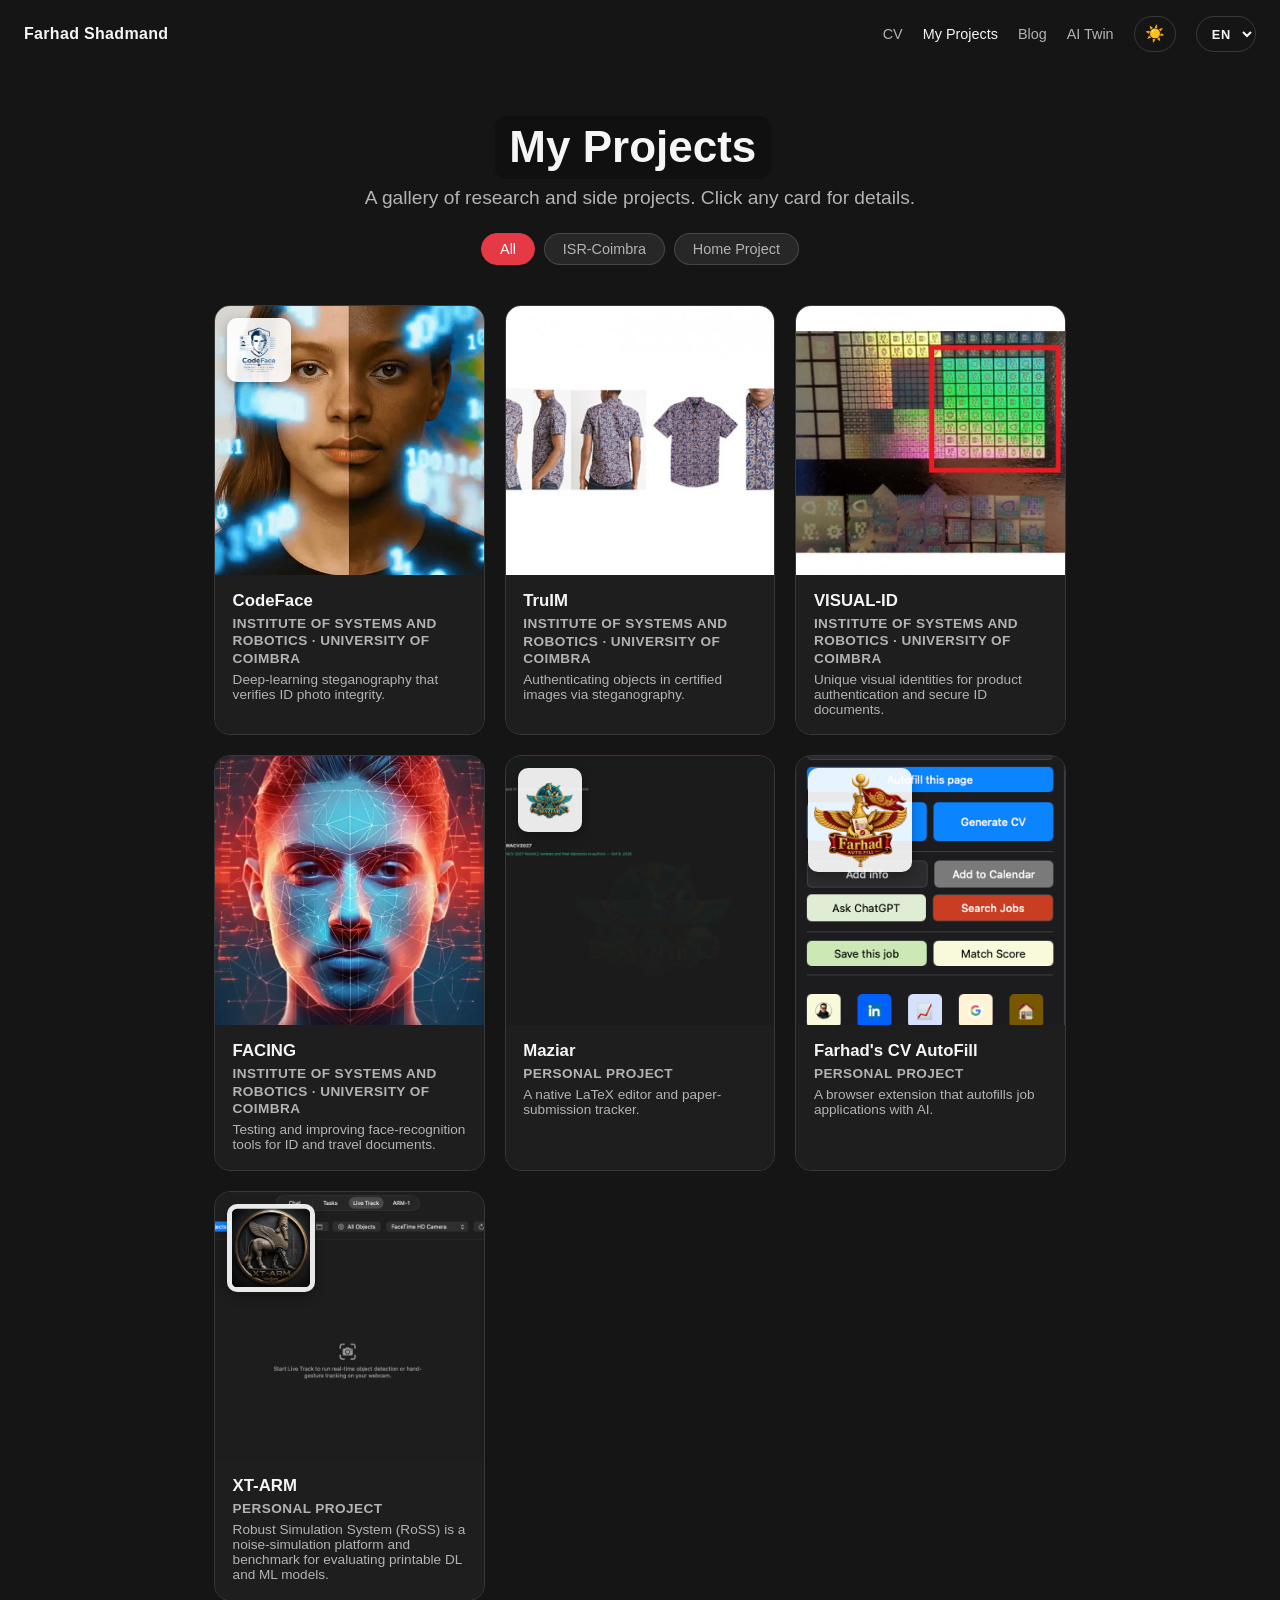
<file: public/my-projects.html>
<!DOCTYPE html>
<html lang="en">
<head>
  <meta charset="UTF-8">
  <meta name="viewport" content="width=device-width, initial-scale=1.0">
  <title>Farhad Shadmand — My Projects</title>
  <meta name="description" content="A gallery of Farhad Shadmand's research and side projects — click any project for details, tech stack, and links.">
  <link rel="canonical" href="https://farhadshad.com/my-projects">
  <link rel="icon" type="image/png" href="assets/images/favicon.png">
  <link rel="apple-touch-icon" href="assets/images/apple-touch-icon.png">
  <meta property="og:title" content="Farhad Shadmand — My Projects">
  <meta property="og:description" content="A gallery of Farhad Shadmand's research and side projects — click any project for details, tech stack, and links.">
  <meta property="og:image" content="https://farhadshad.com/assets/images/og-preview.jpg">
  <meta property="og:url" content="https://farhadshad.com/my-projects.html">
  <meta property="og:type" content="website">
  <meta name="twitter:card" content="summary_large_image">
  <meta name="twitter:title" content="Farhad Shadmand — My Projects">
  <meta name="twitter:description" content="A gallery of Farhad Shadmand's research and side projects — click any project for details, tech stack, and links.">
  <meta name="twitter:image" content="https://farhadshad.com/assets/images/og-preview.jpg">
  <link rel="stylesheet" href="style.css">
  <script>
    (function () {
      var theme = localStorage.getItem('theme') || 'dark';
      document.documentElement.setAttribute('data-theme', theme);
    })();
  </script>
</head>
<body class="cv-page page-cv projects-page">
  <header class="site-nav">
    <a href="index.html" class="site-logo" data-en="Farhad Shadmand" data-pt="Farhad Shadmand" data-nl="Farhad Shadmand" data-de="Farhad Shadmand" data-fr="Farhad Shadmand" data-it="Farhad Shadmand" data-es="Farhad Shadmand">Farhad Shadmand</a>
    <nav class="site-nav-links">
      <a href="cv.html" data-en="CV" data-pt="CV" data-nl="CV" data-de="Lebenslauf" data-fr="CV" data-it="CV" data-es="CV">CV</a>
      <a href="my-projects.html" class="active" data-en="My Projects" data-pt="Meus Projetos" data-nl="Mijn Projecten" data-de="Meine Projekte" data-fr="Mes Projets" data-it="I Miei Progetti" data-es="Mis Proyectos">My Projects</a>
      <a href="blog.html" data-en="Blog" data-pt="Blog" data-nl="Blog" data-de="Blog" data-fr="Blog" data-it="Blog" data-es="Blog">Blog</a>
      <a href="ai-twin.html" data-en="AI Twin" data-pt="Gémeo IA" data-nl="AI-tweeling" data-de="KI-Zwilling" data-fr="Jumeau IA" data-it="Gemello IA" data-es="Gemelo IA">AI Twin</a>
      <button id="theme-toggle" class="icon-btn" type="button" aria-label="Toggle dark and light mode">🌙</button>
      <select id="lang-select" class="icon-btn lang-select" aria-label="Switch language">
        <option value="en">EN</option>
        <option value="pt">PT</option>
        <option value="nl">NL</option>
        <option value="de">DE</option>
        <option value="fr">FR</option>
        <option value="it">IT</option>
        <option value="es">ES</option>
      </select>
    </nav>
  </header>

  <main class="cv">
    <header class="cv-header cv-header--centered">
      <h1 data-en="My Projects" data-pt="Meus Projetos" data-nl="Mijn Projecten" data-de="Meine Projekte" data-fr="Mes Projets" data-it="I Miei Progetti" data-es="Mis Proyectos">My Projects</h1>
      <p
        class="title"
        data-en="A gallery of research and side projects. Click any card for details."
        data-pt="Uma galeria de projetos de investigação e projetos pessoais. Clique num cartão para ver detalhes."
        data-nl="Een galerij van onderzoeks- en nevenprojecten. Klik op een kaart voor details."
        data-de="Eine Galerie aus Forschungs- und Nebenprojekten. Für Details auf eine Karte klicken."
        data-fr="Une galerie de projets de recherche et personnels. Cliquez sur une carte pour voir les détails."
        data-it="Una galleria di progetti di ricerca e personali. Clicca su una scheda per i dettagli."
        data-es="Una galería de proyectos de investigación y personales. Haz clic en una tarjeta para ver los detalles."
      >A gallery of research and side projects. Click any card for details.</p>

      <nav class="project-filter" id="project-filter" aria-label="Filter projects">
        <button type="button" class="project-filter-btn is-active" data-filter="all">All</button>
        <button type="button" class="project-filter-btn" data-filter="isr">ISR-Coimbra</button>
        <button type="button" class="project-filter-btn" data-filter="personal">Home Project</button>
      </nav>
    </header>

    <div class="projects-grid" id="projects-grid"></div>
  </main>

  <div class="project-modal" id="project-modal" aria-hidden="true">
    <div class="project-modal-backdrop" data-close-modal></div>
    <div class="project-modal-dialog" role="dialog" aria-modal="true" aria-labelledby="project-modal-title">
      <button type="button" class="project-modal-close" data-close-modal aria-label="Close">&times;</button>
      <div class="project-modal-media" id="project-modal-media"></div>
      <div class="project-modal-body">
        <h2 id="project-modal-title"></h2>
        <p class="project-modal-affiliation" id="project-modal-affiliation"></p>
        <div class="project-modal-description" id="project-modal-description"></div>
        <div class="project-modal-role" id="project-modal-role"></div>
        <div class="project-modal-tech" id="project-modal-tech"></div>
        <div class="project-modal-links" id="project-modal-links"></div>
      </div>
    </div>
  </div>

  <script src="site.js"></script>
  <script src="my-projects.js"></script>
</body>
</html>
</file>
<file: style.css>
:root {
  color-scheme: dark;
  --bg: #0b0b0c;
  --fg: #f5f5f5;
  --muted: #b3b3b3;
  --accent: #e63946;
  --hairline: rgba(255, 255, 255, 0.15);
  --chip-bg: rgba(255, 255, 255, 0.08);
}

:root[data-theme="light"] {
  color-scheme: light;
  --bg: #f7f7f8;
  --fg: #16181d;
  --muted: #5b5f6a;
  --hairline: rgba(0, 0, 0, 0.12);
  --chip-bg: rgba(0, 0, 0, 0.06);
}

html {
  scroll-behavior: smooth;
}

* {
  box-sizing: border-box;
}

body {
  margin: 0;
  font-family: -apple-system, BlinkMacSystemFont, "Segoe UI", Helvetica, Arial, sans-serif;
  background: var(--bg);
  color: var(--fg);
  transition: background-color 0.2s ease, color 0.2s ease;
}

/* ---------- Site nav (shared across pages) ---------- */

.site-nav {
  display: flex;
  align-items: center;
  justify-content: space-between;
  gap: 1rem;
  padding: 1rem 1.5rem;
}

.site-nav--overlay {
  position: absolute;
  top: 0;
  left: 0;
  right: 0;
  z-index: 2;
}

.site-logo,
.site-logo:link,
.site-logo:visited {
  color: inherit;
  text-decoration: none;
  font-weight: 700;
  font-size: 1rem;
  letter-spacing: 0.02em;
}

.site-nav-links {
  display: flex;
  align-items: center;
  gap: 1.25rem;
}

.site-nav-links a,
.site-nav-links a:link,
.site-nav-links a:visited {
  color: var(--muted);
  text-decoration: none;
  font-size: 0.9rem;
}

.site-nav-links a:hover,
.site-nav-links a.active {
  color: var(--fg);
}

.icon-btn {
  display: inline-flex;
  align-items: center;
  justify-content: center;
  min-width: 2.25rem;
  height: 2.25rem;
  padding: 0 0.65rem;
  border-radius: 999px;
  border: 1px solid var(--hairline);
  background: transparent;
  color: var(--fg);
  font-size: 1rem;
  line-height: 1;
  cursor: pointer;
  font-family: inherit;
}

.icon-btn:hover {
  border-color: var(--accent);
  color: var(--accent);
}

.lang-btn {
  font-size: 0.8rem;
  font-weight: 700;
  letter-spacing: 0.05em;
}

/* The overlay nav sits on top of the hero video, so it stays legible
   regardless of the video content or the light/dark theme. */

.site-nav--overlay .site-logo,
.site-nav--overlay .site-nav-links a {
  color: #fff;
}

.site-nav--overlay .icon-btn {
  color: #fff;
  border-color: rgba(255, 255, 255, 0.4);
  background: rgba(0, 0, 0, 0.25);
}

.site-nav--overlay .site-nav-links a:hover,
.site-nav--overlay .icon-btn:hover {
  color: #fff;
  border-color: #fff;
  background: rgba(0, 0, 0, 0.4);
}

/* ---------- Video landing page ---------- */

.video-page {
  height: 100vh;
  overflow: hidden;
}

.video-link,
.video-link:link,
.video-link:visited {
  position: relative;
  display: block;
  width: 100%;
  height: 100%;
  cursor: pointer;
  color: inherit;
  text-decoration: none;
}

.bg-video {
  position: absolute;
  inset: 0;
  width: 100%;
  height: 100%;
  object-fit: cover;
  background: #111;
}

.overlay {
  position: absolute;
  inset: 0;
  display: flex;
  flex-direction: column;
  align-items: center;
  justify-content: center;
  text-align: center;
  background: linear-gradient(to bottom, rgba(0, 0, 0, 0.25), rgba(0, 0, 0, 0.55));
  transition: background 0.3s ease;
}

.video-link:hover .overlay {
  background: linear-gradient(to bottom, rgba(0, 0, 0, 0.35), rgba(0, 0, 0, 0.7));
}

.name {
  margin: 0;
  font-size: clamp(2rem, 6vw, 4rem);
  font-weight: 700;
  letter-spacing: 0.02em;
  color: #fff;
}

.cta {
  margin-top: 0.75rem;
  font-size: 1rem;
  color: rgba(255, 255, 255, 0.75);
  text-transform: uppercase;
  letter-spacing: 0.15em;
}

/* ---------- CV / Blog pages ---------- */

.cv-page {
  min-height: 100vh;
  padding: 0 0 5rem;
}

/* Cover photo */

.cover-photo {
  position: relative;
  width: 100%;
  height: 220px;
  background: linear-gradient(120deg, #3a3a55, #1f1f2e 60%, var(--accent));
  overflow: hidden;
}

.cover-img {
  position: absolute;
  inset: 0;
  width: 100%;
  height: 100%;
  object-fit: cover;
  display: block;
}

.cover-img--light {
  display: none;
}

:root[data-theme="light"] .cover-img--dark {
  display: none;
}

:root[data-theme="light"] .cover-img--light {
  display: block;
}

.cv {
  max-width: 900px;
  margin: 0 auto;
  padding: 0 1.5rem;
}

/* Profile row: avatar overlaps the cover photo, name/title sit below it */

.profile-row {
  margin-top: -90px;
}

.avatar {
  position: relative;
  width: 180px;
  height: 180px;
  border-radius: 50%;
  overflow: hidden;
  border: 4px solid var(--bg);
  background: #ffffff;
}

.avatar-fallback {
  position: absolute;
  inset: 0;
  display: flex;
  align-items: center;
  justify-content: center;
  font-size: 3rem;
  font-weight: 700;
  color: var(--accent);
}

.avatar-img {
  position: absolute;
  inset: 0;
  width: 100%;
  height: 100%;
  object-fit: cover;
}

.profile-info {
  margin-top: 1.25rem;
}

/* Larger cover/avatar variant, used on the Blog page */

.cover-photo--lg {
  height: 320px;
}

.profile-row--lg {
  margin-top: -120px;
}

.avatar--lg {
  width: 220px;
  height: 220px;
}

.avatar--lg .avatar-fallback {
  font-size: 3.75rem;
}

.site-footer {
  max-width: 900px;
  margin: 3rem auto 0;
  padding: 2rem 1.5rem;
  border-top: 1px solid var(--hairline);
}

.social-icons {
  display: flex;
  justify-content: center;
  gap: 1.25rem;
}

.icon-link {
  display: inline-flex;
  align-items: center;
  justify-content: center;
  width: 3.5rem;
  height: 3.5rem;
  border-radius: 50%;
  border: 1px solid var(--hairline);
  color: var(--muted);
  transition: transform 0.15s ease, filter 0.15s ease;
}

.icon-link:hover {
  border-color: var(--accent);
  color: var(--accent);
}

.icon-link--instagram {
  border: none;
  color: #fff;
  background: radial-gradient(circle at 30% 110%, #ffdb6d 0%, #ffdb6d 10%, #fd5949 45%, #d6249f 65%, #285aeb 100%);
}

.icon-link--facebook {
  border: none;
  color: #fff;
  background: #1877f2;
}

.icon-link--instagram:hover,
.icon-link--facebook:hover {
  color: #fff;
  transform: scale(1.08);
  filter: brightness(1.08);
}

.cv-header h1 {
  margin: 0;
  font-size: 2.5rem;
}

.cv-header .title {
  margin: 0.25rem 0 0;
  color: var(--muted);
  font-size: 1.1rem;
}

.cv-header .tagline {
  margin: 0.3rem 0 0.75rem;
  color: #2ecc71;
  font-weight: 700;
  font-size: 0.9rem;
  letter-spacing: 0.04em;
}

.cv-header .contact {
  font-size: 0.9rem;
  color: var(--muted);
}

.cv-header .contact a {
  color: var(--fg);
  text-decoration: none;
}

.cv-header .contact a:hover {
  color: var(--accent);
}

.download-btn,
.download-btn:link,
.download-btn:visited {
  display: inline-block;
  margin-top: 0.9rem;
  padding: 0.5rem 1.1rem;
  border: 1px solid var(--accent);
  border-radius: 999px;
  color: var(--accent);
  text-decoration: none;
  font-size: 0.85rem;
  font-weight: 600;
}

.download-btn:hover {
  background: var(--accent);
  color: #fff;
}

.download-btn--sm {
  margin-top: 0;
  margin-left: 0.4rem;
  padding: 0.2rem 0.7rem;
  font-size: 0.75rem;
  vertical-align: middle;
}

/* Two-column layout: contact sidebar on the left, CV content on the right */

.cv-layout {
  display: grid;
  grid-template-columns: 200px 1fr;
  gap: 2.5rem;
  margin-top: 2.5rem;
  align-items: start;
}

.cv-sidebar h2 {
  font-size: 1.1rem;
  text-transform: uppercase;
  letter-spacing: 0.1em;
  color: var(--accent);
  border-bottom: 1px solid var(--hairline);
  padding-bottom: 0.5rem;
  margin: 0 0 1.25rem;
}

.sidebar-list {
  list-style: none;
  margin: 0;
  padding: 0;
}

.sidebar-list li {
  margin-bottom: 1.1rem;
}

.sidebar-label {
  display: block;
  font-size: 0.72rem;
  text-transform: uppercase;
  letter-spacing: 0.08em;
  color: var(--muted);
  margin-bottom: 0.2rem;
}

.sidebar-list a,
.sidebar-list span:last-child {
  color: var(--fg);
  font-size: 0.92rem;
  text-decoration: none;
  overflow-wrap: anywhere;
}

.sidebar-list a:hover {
  color: var(--accent);
}

.cv-main .cv-section:first-child {
  margin-top: 0;
}

@media (max-width: 640px) {
  .cv-layout {
    grid-template-columns: 1fr;
    gap: 0;
  }
}

.cv-section {
  margin-top: 2.5rem;
  scroll-margin-top: 1.5rem;
}

.section-nav {
  display: flex;
  flex-wrap: wrap;
  gap: 0.6rem;
  margin-bottom: 0.5rem;
}

.section-nav a,
.section-nav a:link,
.section-nav a:visited {
  padding: 0.4rem 0.95rem;
  border: 1px solid var(--hairline);
  border-radius: 999px;
  color: var(--muted);
  text-decoration: none;
  font-size: 0.85rem;
}

.section-nav a:hover {
  border-color: var(--accent);
  color: var(--accent);
}

.cv-section h2 {
  font-size: 1.1rem;
  text-transform: uppercase;
  letter-spacing: 0.1em;
  color: var(--accent);
  border-bottom: 1px solid var(--hairline);
  padding-bottom: 0.5rem;
  margin-bottom: 1.25rem;
}

.cv-section p {
  line-height: 1.6;
  color: var(--fg);
}

.cv-entry {
  margin-bottom: 1.5rem;
}

.cv-entry-head {
  display: flex;
  justify-content: space-between;
  align-items: baseline;
  flex-wrap: wrap;
  gap: 0.5rem;
}

.cv-entry-head h3 {
  margin: 0;
  font-size: 1.05rem;
}

.cv-dates {
  color: var(--muted);
  font-size: 0.9rem;
  margin-left: auto;
  white-space: nowrap;
}

.cv-entry ul {
  margin: 0.5rem 0 0;
  padding-left: 1.25rem;
  color: var(--muted);
  line-height: 1.6;
}

.cv-entry ul a {
  color: var(--fg);
  text-decoration: underline;
  text-decoration-color: var(--hairline);
}

.cv-entry ul a:hover {
  color: var(--accent);
}

.cv-org {
  margin: 0.2rem 0 0;
  color: var(--fg);
  font-size: 0.95rem;
  font-weight: 600;
}

.cv-meta {
  margin: 0.5rem 0 0;
  color: var(--muted);
  font-size: 0.92rem;
  line-height: 1.6;
}

.cv-meta a {
  color: var(--muted);
  text-decoration: underline;
  text-decoration-color: var(--hairline);
}

.cv-meta a:hover {
  color: var(--accent);
}

.pub-list {
  list-style: none;
  margin: 0;
  padding: 0;
  display: flex;
  flex-direction: column;
  gap: 0.9rem;
}

.pub-list a {
  color: var(--fg);
  text-decoration: underline;
  text-decoration-color: var(--hairline);
  line-height: 1.5;
}

.pub-list a:hover {
  color: var(--accent);
}

.pub-venue {
  display: block;
  color: var(--muted);
  font-size: 0.85rem;
  margin-top: 0.15rem;
}

.skill-group {
  margin-bottom: 1.25rem;
}

.skill-group:last-child {
  margin-bottom: 0;
}

.skill-group h3 {
  margin: 0 0 0.6rem;
  font-size: 0.8rem;
  font-weight: 600;
  text-transform: uppercase;
  letter-spacing: 0.06em;
  color: var(--muted);
}

.skills {
  list-style: none;
  display: flex;
  flex-wrap: wrap;
  gap: 0.5rem;
  margin: 0;
  padding: 0;
}

.skills li {
  background: var(--chip-bg);
  border-radius: 999px;
  padding: 0.35rem 0.9rem;
  font-size: 0.9rem;
}

/* ---------- Blog page ---------- */

.blog-list {
  list-style: none;
  margin: 0;
  padding: 0;
  display: flex;
  flex-direction: column;
  gap: 2rem;
}

.blog-post {
  padding-bottom: 2rem;
  border-bottom: 1px solid var(--hairline);
}

.blog-post:last-child {
  border-bottom: none;
}

.blog-tile,
.blog-tile:link,
.blog-tile:visited {
  display: flex;
  gap: 1.5rem;
  align-items: flex-start;
  color: inherit;
  text-decoration: none;
}

.blog-tile-img {
  flex: none;
  width: 180px;
  height: 130px;
  border-radius: 12px;
  overflow: hidden;
  background: var(--chip-bg);
}

.blog-tile-img img {
  width: 100%;
  height: 100%;
  object-fit: cover;
  display: block;
}

.blog-tile-body {
  flex: 1;
  min-width: 0;
}

.blog-tile:hover .blog-tile-body h2 {
  color: var(--accent);
}

@media (max-width: 560px) {
  .blog-tile {
    flex-direction: column;
  }

  .blog-tile-img {
    width: 100%;
    height: 180px;
  }
}

.blog-post-date {
  display: block;
  color: var(--muted);
  font-size: 0.85rem;
  margin-bottom: 0.35rem;
}

.blog-post h2 {
  margin: 0 0 0.5rem;
  font-size: 1.3rem;
  text-transform: none;
  letter-spacing: normal;
  color: var(--fg);
  border-bottom: none;
  padding-bottom: 0;
}

.blog-post p {
  color: var(--muted);
  line-height: 1.6;
  margin: 0;
}

.blog-note {
  color: var(--muted);
  font-size: 0.95rem;
}
</file>
<file: public/style.css>
:root {
  color-scheme: dark;
  --bg: #0b0b0c;
  --fg: #f5f5f5;
  --muted: #b3b3b3;
  --accent: #e63946;
  --hairline: rgba(255, 255, 255, 0.15);
  --chip-bg: rgba(255, 255, 255, 0.08);
}

:root[data-theme="light"] {
  color-scheme: light;
  --bg: #f7f7f8;
  --fg: #16181d;
  --muted: #5b5f6a;
  --hairline: rgba(0, 0, 0, 0.12);
  --chip-bg: rgba(0, 0, 0, 0.06);
}

/* CV page only: darker navy background in dark mode; other pages unchanged */
:root:not([data-theme="light"]) .page-cv {
  --bg: #000028;
}

html {
  scroll-behavior: smooth;
  overflow-x: hidden;
}

* {
  box-sizing: border-box;
}

body {
  margin: 0;
  font-family: -apple-system, BlinkMacSystemFont, "Segoe UI", Helvetica, Arial, sans-serif;
  background: var(--bg);
  color: var(--fg);
  transition: background-color 0.2s ease, color 0.2s ease;
}

/* ---------- Site nav (shared across pages) ---------- */

.site-nav {
  display: flex;
  align-items: center;
  justify-content: space-between;
  gap: 1rem;
  padding: 1rem 1.5rem;
}

.site-nav--overlay {
  position: absolute;
  top: 0;
  left: 0;
  right: 0;
  z-index: 2;
}

.site-logo,
.site-logo:link,
.site-logo:visited {
  color: inherit;
  text-decoration: none;
  font-weight: 700;
  font-size: 1rem;
  letter-spacing: 0.02em;
}

.site-nav-links {
  display: flex;
  align-items: center;
  gap: 1.25rem;
}

.site-nav-links a,
.site-nav-links a:link,
.site-nav-links a:visited {
  color: var(--muted);
  text-decoration: none;
  font-size: 0.9rem;
}

.site-nav-links a:hover,
.site-nav-links a.active {
  color: var(--fg);
}

.icon-btn {
  display: inline-flex;
  align-items: center;
  justify-content: center;
  min-width: 2.25rem;
  height: 2.25rem;
  padding: 0 0.65rem;
  border-radius: 999px;
  border: 1px solid var(--hairline);
  background: transparent;
  color: var(--fg);
  font-size: 1rem;
  line-height: 1;
  cursor: pointer;
  font-family: inherit;
}

.icon-btn:hover {
  border-color: var(--accent);
  color: var(--accent);
}

.lang-select {
  font-size: 0.8rem;
  font-weight: 700;
  letter-spacing: 0.05em;
  padding-right: 0.45rem;
}

.lang-select option {
  color: #000;
  background: #fff;
  font-weight: 600;
}

/* The overlay nav sits on top of the hero video, so it stays legible
   regardless of the video content or the light/dark theme. */

.site-nav--overlay .site-logo,
.site-nav--overlay .site-nav-links a {
  color: #fff;
}

.site-nav--overlay .icon-btn {
  color: #fff;
  border-color: rgba(255, 255, 255, 0.4);
  background: rgba(0, 0, 0, 0.25);
}

.site-nav--overlay .site-nav-links a:hover,
.site-nav--overlay .icon-btn:hover {
  color: #fff;
  border-color: #fff;
  background: rgba(0, 0, 0, 0.4);
}

/* ---------- Video landing page ---------- */

.video-page {
  height: 100vh;
  overflow: hidden;
}

.video-link {
  position: relative;
  display: block;
  width: 100%;
  height: 100%;
  cursor: pointer;
  color: inherit;
}

.bg-video {
  position: absolute;
  inset: 0;
  width: 100%;
  height: 100%;
  object-fit: cover;
  background: #111;
}

.overlay {
  position: absolute;
  inset: 0;
  display: flex;
  flex-direction: column;
  align-items: center;
  justify-content: center;
  text-align: center;
  background: linear-gradient(to bottom, rgba(0, 0, 0, 0.25), rgba(0, 0, 0, 0.55));
  transition: background 0.3s ease;
}

.video-link:hover .overlay {
  background: linear-gradient(to bottom, rgba(0, 0, 0, 0.35), rgba(0, 0, 0, 0.7));
}

.name {
  margin: 0;
  font-family: "Snell Roundhand", "Brush Script MT", cursive;
  font-size: clamp(2rem, 6vw, 4rem);
  font-weight: 700;
  letter-spacing: 0.02em;
  color: #fff;
}

.cta {
  margin-top: 0.75rem;
  font-size: 1rem;
  color: rgba(255, 255, 255, 0.75);
  text-transform: uppercase;
  letter-spacing: 0.15em;
}

.lang-picker {
  display: flex;
  flex-wrap: wrap;
  justify-content: center;
  gap: 0.5rem;
  margin-top: 1.5rem;
}

.lang-pick,
.lang-pick:link,
.lang-pick:visited {
  display: inline-block;
  padding: 0.35rem 0.8rem;
  border: 1px solid rgba(255, 255, 255, 0.5);
  border-radius: 999px;
  color: #fff;
  background: rgba(0, 0, 0, 0.25);
  text-decoration: none;
  font-size: 0.8rem;
  font-weight: 700;
  letter-spacing: 0.04em;
}

.lang-pick:hover {
  border-color: #fff;
  background: rgba(0, 0, 0, 0.45);
}

/* ---------- CV / Blog pages ---------- */

.cv-page {
  min-height: 100vh;
  padding: 0 0 5rem;
}

/* Cover photo */

.cover-photo {
  position: relative;
  width: 100%;
  min-height: 140px;
  background: linear-gradient(120deg, #3a3a55, #1f1f2e 60%, var(--accent));
  overflow: hidden;
}

.cover-img {
  display: block;
  width: 100%;
  height: auto;
}

.cover-img--light {
  display: none;
}

:root[data-theme="light"] .cover-img--dark {
  display: none;
}

:root[data-theme="light"] .cover-img--light {
  display: block;
}

.cv {
  max-width: 900px;
  margin: 0 auto;
  padding: 0 1.5rem;
}

/* Profile row: avatar overlaps the cover photo, name/title sit below it */

.profile-row {
  margin-top: -90px;
}

.avatar {
  position: relative;
  width: 180px;
  height: 180px;
  border-radius: 50%;
  overflow: hidden;
  border: 4px solid var(--bg);
  background: #ffffff;
}

.avatar-fallback {
  position: absolute;
  inset: 0;
  display: flex;
  align-items: center;
  justify-content: center;
  font-size: 3rem;
  font-weight: 700;
  color: var(--accent);
}

.avatar-img {
  position: absolute;
  inset: 0;
  width: 100%;
  height: 100%;
  object-fit: cover;
}

.profile-info {
  margin-top: 1.25rem;
}

/* Larger avatar variant, used on the Blog page */

.profile-row--lg {
  margin-top: -120px;
}

.avatar--lg {
  width: 220px;
  height: 220px;
}

.avatar--lg .avatar-fallback {
  font-size: 3.75rem;
}

.site-footer {
  max-width: 900px;
  margin: 3rem auto 0;
  padding: 2rem 1.5rem;
  border-top: 1px solid var(--hairline);
}

.social-icons {
  display: flex;
  justify-content: center;
  gap: 1.25rem;
}

.icon-link {
  display: inline-flex;
  align-items: center;
  justify-content: center;
  width: 3.5rem;
  height: 3.5rem;
  border-radius: 50%;
  border: 1px solid var(--hairline);
  color: var(--muted);
  transition: transform 0.15s ease, filter 0.15s ease;
}

.icon-link:hover {
  border-color: var(--accent);
  color: var(--accent);
}

.icon-link--instagram {
  border: none;
  color: #fff;
  background: radial-gradient(circle at 30% 110%, #ffdb6d 0%, #ffdb6d 10%, #fd5949 45%, #d6249f 65%, #285aeb 100%);
}

.icon-link--facebook {
  border: none;
  color: #fff;
  background: #1877f2;
}

.icon-link--instagram:hover,
.icon-link--facebook:hover {
  color: #fff;
  transform: scale(1.08);
  filter: brightness(1.08);
}

.cv-header h1 {
  margin: 0;
  font-size: 2.5rem;
}

.cv-header .title {
  margin: 0.25rem 0 0;
  color: var(--muted);
  font-size: 1.1rem;
}

.cv-header .tagline {
  margin: 0.3rem 0 0.75rem;
  color: #2ecc71;
  font-weight: 700;
  font-size: 0.9rem;
  letter-spacing: 0.04em;
}

.cv-header .contact {
  font-size: 0.9rem;
  color: var(--muted);
}

.cv-header .contact a {
  color: var(--fg);
  text-decoration: none;
}

.cv-header .contact a:hover {
  color: var(--accent);
}

.download-buttons {
  display: flex;
  flex-wrap: wrap;
  gap: 0.6rem;
  margin-top: 0.9rem;
}

.download-btn,
.download-btn:link,
.download-btn:visited {
  display: inline-block;
  padding: 0.5rem 1.1rem;
  border: 1px solid var(--accent);
  border-radius: 999px;
  color: var(--accent);
  text-decoration: none;
  font-size: 0.85rem;
  font-weight: 600;
}

.download-btn:hover {
  background: var(--accent);
  color: #fff;
}

.download-btn--sm {
  margin-top: 0.5rem;
  padding: 0.2rem 0.7rem;
  font-size: 0.75rem;
}


/* Two-column layout: contact sidebar on the left, CV content on the right */

.cv-layout {
  display: grid;
  grid-template-columns: 235px 1fr;
  gap: 2rem;
  margin-top: 2.5rem;
  align-items: start;
}

.cv-sidebar h2 {
  font-size: 1.1rem;
  text-transform: uppercase;
  letter-spacing: 0.1em;
  color: var(--accent);
  border-bottom: 1px solid var(--hairline);
  padding-bottom: 0.5rem;
  margin: 0 0 1.25rem;
}

.sidebar-list {
  list-style: none;
  margin: 0;
  padding: 0;
}

.sidebar-list li {
  display: flex;
  align-items: flex-start;
  gap: 0.65rem;
  margin-bottom: 1.1rem;
}

.sidebar-icon {
  flex: none;
  width: 1.05rem;
  height: 1.05rem;
  margin-top: 0.15rem;
  color: var(--muted);
}

.sidebar-content {
  min-width: 0;
}

.sidebar-label {
  display: block;
  font-size: 0.72rem;
  text-transform: uppercase;
  letter-spacing: 0.08em;
  color: var(--muted);
  margin-bottom: 0.2rem;
}

.sidebar-content a,
.sidebar-content span:last-child {
  color: var(--fg);
  font-size: 0.92rem;
  text-decoration: none;
  overflow-wrap: anywhere;
}

.sidebar-list a:hover {
  color: var(--accent);
}

.cv-main .cv-section:first-child {
  margin-top: 0;
}

@media (max-width: 640px) {
  .cv-layout {
    grid-template-columns: 1fr;
    gap: 0;
  }
}

.cv-section {
  margin-top: 2.5rem;
  scroll-margin-top: 4.75rem;
}

.section-nav {
  position: sticky;
  top: 0;
  z-index: 5;
  display: flex;
  flex-wrap: wrap;
  gap: 0.6rem;
  margin-bottom: 0.5rem;
  padding: 0.75rem 0;
  background: var(--bg);
  border-bottom: 1px solid var(--hairline);
}

.section-nav a,
.section-nav a:link,
.section-nav a:visited {
  padding: 0.4rem 0.95rem;
  border: 1px solid var(--hairline);
  border-radius: 999px;
  color: var(--muted);
  text-decoration: none;
  font-size: 0.85rem;
}

.section-nav a:hover {
  border-color: var(--accent);
  color: var(--accent);
}

.section-nav a.active {
  border-color: var(--accent);
  color: var(--accent);
  background: var(--chip-bg);
  font-weight: 600;
}

.cv-section h2 {
  font-size: 1.1rem;
  text-transform: uppercase;
  letter-spacing: 0.1em;
  color: var(--accent);
  border-bottom: 1px solid var(--hairline);
  padding-bottom: 0.5rem;
  margin-bottom: 1.25rem;
}

.cv-section p {
  line-height: 1.6;
  color: var(--fg);
}

.cv-entry {
  margin-bottom: 1.5rem;
}

.cv-entry-head {
  display: flex;
  justify-content: space-between;
  align-items: baseline;
  flex-wrap: wrap;
  gap: 0.5rem;
}

.cv-entry-head h3 {
  margin: 0;
  font-size: 1.05rem;
}

.cv-dates {
  color: var(--muted);
  font-size: 0.9rem;
  margin-left: auto;
  white-space: nowrap;
}

.cv-entry ul {
  margin: 0.5rem 0 0;
  padding-left: 1.25rem;
  color: var(--muted);
  line-height: 1.6;
}

.cv-entry ul a {
  color: var(--fg);
  text-decoration: underline;
  text-decoration-color: var(--hairline);
}

.cv-entry ul a:hover {
  color: var(--accent);
}

.cv-org {
  margin: 0.2rem 0 0;
  color: var(--fg);
  font-size: 0.95rem;
  font-weight: 600;
}

.cv-meta {
  margin: 0.5rem 0 0;
  color: var(--muted);
  font-size: 0.92rem;
  line-height: 1.6;
}

.cv-meta a {
  color: var(--muted);
  text-decoration: underline;
  text-decoration-color: var(--hairline);
}

.cv-meta a:hover {
  color: var(--accent);
}

.pub-list {
  list-style: none;
  margin: 0;
  padding: 0;
  display: flex;
  flex-direction: column;
  gap: 0.9rem;
}

.pub-list a {
  color: var(--fg);
  text-decoration: underline;
  text-decoration-color: var(--hairline);
  line-height: 1.5;
}

.pub-list a:hover {
  color: var(--accent);
}

.pub-list a.pub-link-green {
  color: #22c55e;
}

.pub-list a.pub-link-green:hover {
  color: #16a34a;
}

.pub-venue {
  display: block;
  color: var(--muted);
  font-size: 0.85rem;
  margin-top: 0.15rem;
}

.skill-group {
  margin-bottom: 1.25rem;
}

.skill-group:last-child {
  margin-bottom: 0;
}

.skill-group h3 {
  margin: 0 0 0.6rem;
  font-size: 0.8rem;
  font-weight: 600;
  text-transform: uppercase;
  letter-spacing: 0.06em;
  color: var(--muted);
}

.skills {
  list-style: none;
  display: flex;
  flex-wrap: wrap;
  gap: 0.5rem;
  margin: 0;
  padding: 0;
}

.skills li {
  background: var(--chip-bg);
  border-radius: 999px;
  padding: 0.35rem 0.9rem;
  font-size: 0.9rem;
}

/* ---------- Blog page ---------- */

.blog-list {
  list-style: none;
  margin: 0;
  padding: 0;
  display: flex;
  flex-direction: column;
  gap: 2rem;
}

.blog-post {
  padding-bottom: 2rem;
  border-bottom: 1px solid var(--hairline);
}

.blog-post:last-child {
  border-bottom: none;
}

.blog-tile,
.blog-tile:link,
.blog-tile:visited {
  display: flex;
  gap: 1.5rem;
  align-items: flex-start;
  color: inherit;
  text-decoration: none;
}

.blog-tile-img {
  flex: none;
  width: 180px;
  height: 130px;
  border-radius: 12px;
  overflow: hidden;
  background: var(--chip-bg);
}

.blog-tile-img img,
.blog-tile-img video {
  width: 100%;
  height: 100%;
  object-fit: cover;
  display: block;
}

.blog-tile-body {
  flex: 1;
  min-width: 0;
}

.blog-tile:hover .blog-tile-body h2 {
  color: var(--accent);
}

@media (max-width: 560px) {
  .blog-tile {
    flex-direction: column;
  }

  .blog-tile-img {
    width: 100%;
    height: 180px;
  }
}

.blog-post-date {
  display: block;
  color: var(--muted);
  font-size: 0.85rem;
  margin-bottom: 0.35rem;
}

.blog-post h2 {
  margin: 0 0 0.5rem;
  font-size: 1.3rem;
  text-transform: none;
  letter-spacing: normal;
  color: var(--fg);
  border-bottom: none;
  padding-bottom: 0;
}

.blog-post p {
  color: var(--muted);
  line-height: 1.6;
  margin: 0;
}

.blog-note {
  color: var(--muted);
  font-size: 0.95rem;
}

/* ---------- AI Twin chat page ---------- */

.cv-header--centered {
  text-align: center;
  margin-top: 3rem;
}

.cv-header--centered .title {
  margin-top: 0.5rem;
  font-size: 1.2rem;
}

.chat-widget {
  max-width: 640px;
  margin: 2.5rem auto 4rem;
}

.chat-log {
  height: 420px;
  overflow-y: auto;
  border: 1px solid var(--hairline);
  border-radius: 16px;
  padding: 1.25rem;
  display: flex;
  flex-direction: column;
  gap: 0.75rem;
  background: var(--chip-bg);
}

.chat-message {
  display: flex;
}

.chat-message--user {
  justify-content: flex-end;
}

.chat-message--assistant {
  justify-content: flex-start;
}

.chat-bubble {
  max-width: 80%;
  padding: 0.6rem 1rem;
  border-radius: 14px;
  font-size: 0.92rem;
  line-height: 1.5;
  white-space: pre-wrap;
}

.chat-message--user .chat-bubble {
  background: var(--accent);
  color: #fff;
  border-bottom-right-radius: 4px;
}

.chat-message--assistant .chat-bubble {
  background: var(--bg);
  border: 1px solid var(--hairline);
  color: var(--fg);
  border-bottom-left-radius: 4px;
}

.chat-form {
  display: flex;
  gap: 0.6rem;
  margin-top: 1rem;
}

.chat-form input {
  flex: 1;
  padding: 0.7rem 1rem;
  border-radius: 999px;
  border: 1px solid var(--hairline);
  background: var(--bg);
  color: var(--fg);
  font-size: 0.95rem;
  font-family: inherit;
}

.chat-form input:focus {
  outline: none;
  border-color: var(--accent);
}

.chat-form .download-btn {
  margin: 0;
  border: none;
  background: var(--accent);
  color: #fff;
  cursor: pointer;
}

.chat-form .download-btn:hover {
  background: var(--accent);
  filter: brightness(1.1);
}

.twin-credit {
  margin: 0.6rem 0 0;
  font-size: 0.75rem;
  color: var(--muted, #888);
  text-align: center;
  letter-spacing: 0.02em;
}

.twin-page {
  height: 100vh;
  overflow: hidden;
  padding: 0;
  display: flex;
  flex-direction: column;
}

.twin-page .site-nav {
  position: relative;
  z-index: 1;
  flex-shrink: 0;
}

.twin-page main.cv {
  position: relative;
  z-index: 1;
  flex: 1;
  display: flex;
  flex-direction: column;
  min-height: 0;
  overflow: hidden;
}

.twin-page .cv-header--centered {
  position: relative;
  z-index: 1;
  flex-shrink: 0;
}

.twin-page .chat-widget {
  position: relative;
  z-index: 1;
  flex: 1;
  display: flex;
  flex-direction: column;
  min-height: 0;
  margin-bottom: 0;
}

.twin-page .chat-log {
  flex: 1;
  height: auto;
  min-height: 0;
}

.twin-bg-figure {
  position: absolute;
  top: -1rem;
  left: -13vw;
  height: 145vh;
  width: auto;
  max-width: 44vw;
  object-fit: contain;
  object-position: left top;
  pointer-events: none;
  z-index: 0;
  opacity: 0.95;
}

@media (max-width: 1000px) {
  .twin-bg-figure {
    height: 95vh;
    max-width: 60vw;
    opacity: 0.6;
  }
}

@media (max-width: 640px) {
  .twin-bg-figure {
    display: none;
  }

  .twin-credit {
    display: none;
  }
}

.twin-title-icon {
  width: 44px;
  height: 44px;
  border-radius: 50%;
  object-fit: cover;
  vertical-align: middle;
  margin-right: 0.6rem;
  border: 2px solid var(--hairline);
}

.model-select {
  vertical-align: middle;
  margin-left: 0.75rem;
  padding: 0.3rem 0.8rem;
  border-radius: 999px;
  border: 1px solid var(--hairline);
  background: var(--chip-bg);
  color: var(--fg);
  font-family: inherit;
  font-size: 0.85rem;
  font-weight: 500;
  cursor: pointer;
}

.chat-avatar {
  width: 32px;
  height: 32px;
  border-radius: 50%;
  object-fit: cover;
  margin-right: 0.5rem;
  flex-shrink: 0;
  align-self: flex-end;
}

/* ---------- CV page: card-based section redesign ---------- */
/* Scoped to .page-cv (cv.html only) so it never bleeds into blog.html's
   shared .cv-section/.section-nav classes or ai-twin.html's .download-btn
   chat "Send" button. */

:root:not([data-theme="light"]) .page-cv {
  --bg: #151516;
}

.page-cv .cv-section,
.page-cv .cv-sidebar {
  background: #1e1e1f;
  border: 1px solid var(--hairline);
  border-radius: 24px;
  padding: 1.75rem 1.75rem 2rem;
}

.page-cv .cv-section {
  margin-top: 1.1rem;
}

.page-cv .cv-layout {
  grid-template-columns: 270px 1fr;
  gap: 1.1rem;
}

/* Contacts sidebar stays pinned while scrolling, same as the section
   nav, instead of scrolling away once the main column runs past it.
   (Desktop/tablet only - .cv-layout collapses to one column on phone,
   where a sticky sidebar would overlap the content scrolling under it.) */
.page-cv .cv-layout > .cv-sidebar {
  position: sticky;
  top: 1.25rem;
  max-height: calc(100vh - 2.5rem);
  overflow-y: auto;
}

:root[data-theme="light"] .page-cv .cv-section,
:root[data-theme="light"] .page-cv .cv-sidebar {
  background: #f0f0f0;
}

.page-cv .cv-section h2,
.page-cv .cv-sidebar h2 {
  display: flex;
  align-items: center;
  gap: 0.75rem;
  font-size: 1.4rem;
  text-transform: none;
  letter-spacing: normal;
  font-weight: 700;
  color: var(--fg);
  border-bottom: none;
  padding-bottom: 0;
  margin-bottom: 1.5rem;
}

.page-cv .cv-section h2::before,
.page-cv .cv-sidebar h2::before {
  content: "";
  display: block;
  width: 4px;
  height: 1.6rem;
  border-radius: 999px;
  background: var(--accent);
  flex-shrink: 0;
}

.page-cv .section-nav {
  background: #1e1e1f;
  border: 1px solid var(--hairline);
  border-radius: 18px;
  padding: 0.5rem;
  gap: 0.3rem;
}

.page-cv .section-nav a,
.page-cv .section-nav a:link,
.page-cv .section-nav a:visited {
  border-radius: 10px;
  border: none;
}

:root[data-theme="light"] .page-cv .section-nav {
  background: #f0f0f0;
}

.page-cv .section-nav a.active {
  background: var(--accent);
  color: #fff;
  border-color: var(--accent);
}

/* Traveling glow border on the download buttons. The light travels
   continuously at rest, and a pixel/dot-matrix effect fades in on hover. */
@property --angle {
  syntax: '<angle>';
  inherits: false;
  initial-value: 0deg;
}

.page-cv .download-btn {
  position: relative;
  overflow: visible;
}

.page-cv .download-btn::before {
  content: "";
  position: absolute;
  inset: -3px;
  border-radius: inherit;
  padding: 2px;
  background: conic-gradient(from var(--angle), transparent 0%, transparent 75%, var(--accent) 92%, #fff 96%, var(--accent) 100%);
  -webkit-mask: linear-gradient(#000 0 0) content-box, linear-gradient(#000 0 0);
  -webkit-mask-composite: xor;
  mask-composite: exclude;
  opacity: 0.55;
  transition: opacity 0.25s ease;
  pointer-events: none;
  animation: cv2-border-spin 3.5s linear infinite;
}

.page-cv .download-btn::after {
  content: "";
  position: absolute;
  inset: 0;
  border-radius: inherit;
  background-image: radial-gradient(circle, var(--accent) 1px, transparent 1.2px);
  background-size: 6px 6px;
  opacity: 0;
  transition: opacity 0.3s ease;
  pointer-events: none;
  mix-blend-mode: screen;
}

.page-cv .download-btn:hover,
.page-cv .download-btn:focus-visible {
  background: transparent;
  color: var(--accent);
}

.page-cv .download-btn:hover::before,
.page-cv .download-btn:focus-visible::before {
  opacity: 1;
  animation-duration: 1.8s;
}

.page-cv .download-btn:hover::after,
.page-cv .download-btn:focus-visible::after {
  opacity: 0.35;
  animation: cv2-pixel-flicker 1.2s steps(2, jump-none) infinite;
}

@keyframes cv2-border-spin {
  to {
    --angle: 360deg;
  }
}

@keyframes cv2-pixel-flicker {
  0%, 100% {
    opacity: 0.35;
  }
  50% {
    opacity: 0.55;
  }
}

/* Same traveling glow, wrapped around the profile photo instead of a
   button. Needs its own wrapper (.avatar-frame) since .avatar itself has
   overflow:hidden to clip the photo into a circle. */
.page-cv .avatar-frame {
  position: relative;
  display: inline-flex;
  border-radius: 50%;
}

.page-cv .avatar-frame::before {
  content: "";
  position: absolute;
  inset: -5px;
  border-radius: 50%;
  padding: 3px;
  background: conic-gradient(from var(--angle), transparent 0%, transparent 75%, var(--accent) 92%, #fff 96%, var(--accent) 100%);
  -webkit-mask: linear-gradient(#000 0 0) content-box, linear-gradient(#000 0 0);
  -webkit-mask-composite: xor;
  mask-composite: exclude;
  opacity: 0.55;
  pointer-events: none;
  transition: opacity 0.25s ease;
  animation: cv2-border-spin 3.5s linear infinite;
}

.page-cv .avatar-frame:hover::before {
  opacity: 1;
  animation-duration: 1.8s;
}

/* Desktop header photo: rounded rectangle instead of a circle, matching
   cv2's photo treatment. (On phone this element is hidden entirely in
   favor of .cv-sidebar-mobile's own already-rectangular photo.) */
.page-cv .cv-header .avatar-frame {
  border-radius: 20px;
}

.page-cv .cv-header .avatar-frame::before {
  border-radius: 22px;
}

.page-cv .cv-header .avatar,
.page-cv .cv-header .avatar-frame .avatar {
  width: 180px;
  height: auto;
  aspect-ratio: 4 / 5;
  border-radius: 20px;
}

/* Name/title sit beside the photo instead of below it. The photo and the
   text block each get their own negative margin-top (instead of sharing
   one via the row), so their overlap with the cover image can be tuned
   independently: the photo sits exactly half on/half off the cover
   image, while the name (further down, closer to the title) still lands
   fully on the cover and the title fully below it. (On phone .cv-header
   is hidden entirely, so this doesn't apply there.) */
.page-cv .cv-header .profile-row {
  display: flex;
  align-items: flex-start;
  gap: 1.75rem;
  /* .cover-photo is position:relative, which puts it in a higher paint
     layer than this row's default position:static content - without
     this, the cover image visually covers the name even though the row
     comes later in the HTML. Matching it to position:relative here joins
     the same paint layer, where DOM order (this row is later) wins. */
  position: relative;
  /* Cancels the base (non-header) .profile-row { margin-top: -90px }
     rule - the photo and text block below get their own independent
     offsets instead of sharing one on this row. */
  margin-top: 0;
}

.page-cv .cv-header .avatar-frame {
  /* Photo height is 180px wide at a 4:5 aspect ratio = 225px tall;
     -112.5px puts exactly half of it above the cover's bottom edge. */
  margin-top: -112.5px;
}

.page-cv .cv-header .profile-info {
  margin-top: -65px;
  flex: 1 1 auto;
  min-width: 0;
}

/* Name sits in a frosted-glass badge over the cover image: slightly
   bigger text, a translucent dark box, and a background blur so the
   busy image behind it doesn't fight with the text for legibility. */
.page-cv .cv-header h1 {
  display: inline-block;
  font-size: 2.75rem;
  background: rgba(11, 11, 12, 0.4);
  backdrop-filter: blur(6px);
  -webkit-backdrop-filter: blur(6px);
  border-radius: 12px;
  padding: 0.4rem 0.9rem;
  /* The box's own left padding would otherwise push the text 0.9rem to
     the right of where .title-row's text starts; shift the whole badge
     left by that same amount so both lines line up. */
  margin-left: -0.9rem;
}

/* In light mode the badge text is dark (var(--fg)), so the dark
   translucent background above (tuned for white text in dark mode)
   would leave it barely readable - use a white translucent background
   instead, still blurred, so it matches the light theme and cover
   image. */
:root[data-theme="light"] .page-cv .cv-header h1 {
  background: rgba(255, 255, 255, 0.55);
}

/* Title + status pill share a row, with the pill pushed to the far
   right. The top margin (moved here from .title itself) is what pushes
   this row below the cover image - see .profile-row's
   align-items:flex-start and reduced overlap above. */
.page-cv .cv-header .title-row {
  display: flex;
  align-items: center;
  justify-content: space-between;
  flex-wrap: wrap;
  gap: 0.75rem 1rem;
  margin-top: 0.75rem;
}

.page-cv .cv-header .title-row .title {
  margin-top: 0;
}

/* "Available for work" status pill: white pill + pulsing dot, adapted to
   the dark card theme. */
.page-cv .cv-header .tagline {
  display: inline-flex;
  align-items: center;
  gap: 0.5rem;
  margin: 0;
  background: #1e1e1f;
  border: 1px solid var(--hairline);
  border-radius: 8px;
  padding: 0.35rem 0.75rem 0.35rem 0.55rem;
  color: var(--fg);
  font-weight: 500;
  font-size: 0.85rem;
  letter-spacing: normal;
}

:root[data-theme="light"] .page-cv .cv-header .tagline {
  background: #f0f0f0;
}

.page-cv .status-dot {
  position: relative;
  width: 8px;
  height: 8px;
  border-radius: 50%;
  background: #2ecc71;
  flex-shrink: 0;
}

.page-cv .status-dot::before {
  content: "";
  position: absolute;
  inset: -4px;
  border-radius: 50%;
  background: #2ecc71;
  opacity: 0.55;
  animation: cv2-status-pulse 1.8s ease-out infinite;
}

@keyframes cv2-status-pulse {
  0% {
    transform: scale(0.6);
    opacity: 0.55;
  }
  100% {
    transform: scale(1.9);
    opacity: 0;
  }
}

/* Separator line after each Experience/Education subsection, so entries
   read as distinct blocks instead of running into each other. */
#experience .cv-entry:not(:last-child),
#education .cv-entry:not(:last-child) {
  padding-bottom: 1.5rem;
  border-bottom: 1px solid var(--hairline);
}

/* Same treatment for each paper in Publications. */
#publications .pub-list li:not(:last-child) {
  padding-bottom: 0.9rem;
  border-bottom: 1px solid var(--hairline);
}

/* Small country flag before each language. Persian uses the Pahlavi-era
   Sun and Lion flag rather than the current Iranian flag. */
#languages .skills li {
  display: inline-flex;
  align-items: center;
  gap: 0.5rem;
}

.lang-flag {
  width: 22px;
  height: 16px;
  object-fit: cover;
  border-radius: 3px;
  box-shadow: 0 0 0 1px var(--hairline);
  flex-shrink: 0;
}

/* University logo chip to the left of each Education entry's title, with
   the degree title, dates, and university name all grouped beside it (so
   "University of Coimbra" sits right next to the logo instead of trailing
   below, disconnected). A white backing keeps both the green Coimbra seal
   and the black IUT seal readable against the dark card background. */
#education .cv-entry-head {
  align-items: center;
  flex-wrap: nowrap;
  gap: 0.85rem;
}

.cv-org-logo {
  width: 52px;
  height: 52px;
  flex-shrink: 0;
  object-fit: contain;
  background: #ffffff;
  border-radius: 10px;
  padding: 6px;
}

.cv-entry-title-group {
  min-width: 0;
  flex: 1 1 auto;
}

.cv-entry-title-row {
  display: flex;
  align-items: baseline;
  justify-content: space-between;
  flex-wrap: wrap;
  gap: 0.4rem 0.75rem;
}

.cv-entry-title-row h3 {
  margin: 0;
}

#education .cv-org {
  margin: 0.15rem 0 0;
}

/* ---------- CV page: mobile layout fixes ---------- */
/* Mobile-only identity card (cv2-style): hidden by default (desktop uses
   .cv-header + .cv-sidebar instead), shown only under the 640px
   breakpoint below. */
.page-cv .cv-sidebar-mobile {
  display: none;
}

@media (max-width: 640px) {
  /* The desktop-wide sidebar rule (.page-cv .cv-layout, 270px 1fr) has
     higher specificity than the original single-column mobile rule and
     was winning even on narrow screens, causing the two-column layout to
     overflow horizontally. Restore the single-column stack on mobile. */
  .page-cv .cv-layout {
    grid-template-columns: 1fr;
    gap: 1rem;
  }

  .page-cv .cv-section,
  .page-cv .cv-sidebar-mobile {
    padding: 1.25rem 1.25rem 1.5rem;
    border-radius: 18px;
  }

  .page-cv .cv-section {
    margin-top: 0.85rem;
  }

  /* Cover image removed on phone - it ate a lot of vertical space for
     little payoff at this width. */
  .page-cv .cover-photo {
    display: none;
  }

  /* Desktop's separate header + contacts-only sidebar are swapped out on
     phone for one unified identity card (photo/name/tags/button/contact/
     socials together), matching cv2's mobile design. */
  .page-cv:not(.projects-page) .cv-header,
  .page-cv .cv-layout > .cv-sidebar {
    display: none;
  }

  .page-cv .cv-sidebar-mobile {
    display: block;
    margin-top: 1.25rem;
    background: #1e1e1f;
    border: 1px solid var(--hairline);
  }

  :root[data-theme="light"] .page-cv .cv-sidebar-mobile {
    background: #f0f0f0;
  }

  .page-cv .sidebar-profile {
    display: flex;
    flex-direction: column;
    align-items: center;
    text-align: center;
  }

  .page-cv .sidebar-profile .avatar-frame {
    width: 45%;
    max-width: 180px;
    border-radius: 18px;
  }

  .page-cv .sidebar-profile .avatar-frame::before {
    border-radius: 20px;
  }

  .page-cv .sidebar-profile .avatar,
  .page-cv .sidebar-profile .avatar-frame .avatar {
    width: 100%;
    height: auto;
    aspect-ratio: 4 / 5;
    border-radius: 18px;
  }

  .page-cv .sidebar-name {
    margin: 1rem 0 0;
    font-size: 1.4rem;
  }

  .page-cv .sidebar-tags {
    display: flex;
    flex-wrap: wrap;
    justify-content: center;
    gap: 0.5rem;
    margin-top: 0.6rem;
  }

  .page-cv .sidebar-tag {
    display: inline-flex;
    align-items: center;
    gap: 0.4rem;
    background: var(--chip-bg);
    border: 1px solid var(--hairline);
    border-radius: 999px;
    padding: 0.3rem 0.8rem;
    font-size: 0.82rem;
    color: var(--fg);
  }

  .page-cv .sidebar-profile .download-buttons {
    margin-top: 1rem;
  }

  .page-cv .sidebar-divider {
    border: none;
    border-top: 1px solid var(--hairline);
    margin: 1.25rem 0;
  }

  .page-cv .cv-sidebar-mobile .sidebar-list li {
    align-items: center;
  }

  .page-cv .cv-sidebar-mobile .sidebar-icon {
    width: 2rem;
    height: 2rem;
    padding: 0.5rem;
    box-sizing: border-box;
    background: rgba(230, 57, 70, 0.12);
    border-radius: 10px;
    color: var(--accent);
    margin-top: 0;
  }

  .page-cv .sidebar-socials {
    display: flex;
    justify-content: center;
    gap: 0.6rem;
    margin-top: 1.25rem;
  }

  .page-cv .sidebar-social {
    display: flex;
    align-items: center;
    justify-content: center;
    width: 2.25rem;
    height: 2.25rem;
    border-radius: 10px;
    background: rgba(230, 57, 70, 0.12);
    color: var(--accent);
  }

  .page-cv .sidebar-social svg {
    width: 1.05rem;
    height: 1.05rem;
  }

  /* Section nav becomes plain text tabs in one horizontally-scrollable
     row instead of bordered pill chips wrapping across several lines.
     min-width:0 is required so it actually scrolls internally instead
     of stretching its flex/grid ancestors (and the whole page) wider
     than the viewport. */
  .page-cv .cv-layout,
  .page-cv .cv-main {
    min-width: 0;
  }

  .page-cv .section-nav {
    background: #1e1e1f;
    border: 1px solid var(--hairline);
    border-radius: 18px;
    padding: 0.35rem 0.5rem;
    gap: 0.15rem;
    flex-wrap: nowrap;
    overflow-x: auto;
    -webkit-overflow-scrolling: touch;
    scrollbar-width: none;
    min-width: 0;
  }

  :root[data-theme="light"] .page-cv .section-nav {
    background: #f0f0f0;
  }

  .page-cv .section-nav::-webkit-scrollbar {
    display: none;
  }

  .page-cv .section-nav a,
  .page-cv .section-nav a:link,
  .page-cv .section-nav a:visited {
    flex-shrink: 0;
    border: none;
    border-radius: 10px;
    padding: 0.5rem 0.8rem;
    background: transparent;
    color: var(--muted);
    font-weight: 500;
  }

  .page-cv .section-nav a.active {
    background: transparent;
    color: var(--accent);
    font-weight: 700;
  }

  /* Section headings: short accent bar above the title instead of the
     vertical bar to the left used on desktop. */
  .page-cv .cv-section h2 {
    display: block;
    gap: 0;
    font-size: 1.3rem;
    text-transform: none;
    letter-spacing: normal;
    font-weight: 700;
    color: var(--fg);
    border-bottom: none;
    padding-bottom: 0;
    padding-top: 1.15rem;
    margin-top: 0;
    margin-bottom: 1.25rem;
    position: relative;
  }

  .page-cv .cv-section h2::before {
    content: "";
    position: absolute;
    top: 0;
    left: 0;
    display: block;
    width: 36px;
    height: 4px;
    border-radius: 999px;
    background: var(--accent);
  }

  .page-cv .cv-section {
    position: relative;
  }

  /* University logos removed on phone - just the title/org/dates. */
  .cv-org-logo {
    display: none;
  }

  .cv-entry-title-row {
    justify-content: flex-start;
    gap: 0.3rem 0.6rem;
  }
}

/* Sections (other than the first, "About me") fade/slide into view as
   you scroll to them instead of all being visible on load. "About me" is
   always displayed - it's excluded here with :not(:first-of-type) rather
   than :not(:first-child) because .section-nav (a <nav>, not a
   <section>) is the actual first child of .cv-main, which would
   otherwise make "About me" (the first <section>) match :first-child's
   negation too and get hidden along with the rest. JS adds .is-visible
   via IntersectionObserver; sections stay in their normal place in the
   layout throughout (opacity/transform only), so nothing shifts if JS
   fails to load. */
.cv-main .cv-section:not(:first-of-type) {
  opacity: 0;
  transform: translateY(24px);
  transition: opacity 0.6s ease, transform 0.6s ease;
}

.cv-main .cv-section.is-visible {
  opacity: 1;
  transform: translateY(0);
}

/* ---------- My Projects page ---------- */

.page-cv .project-filter {
  display: flex;
  justify-content: center;
  flex-wrap: wrap;
  gap: 0.6rem;
  margin-top: 1.5rem;
}

.page-cv .project-filter-btn {
  padding: 0.45rem 1.1rem;
  border: 1px solid var(--hairline);
  border-radius: 999px;
  background: var(--chip-bg);
  color: var(--muted);
  font-size: 0.9rem;
  font-family: inherit;
  cursor: pointer;
  transition: background 0.15s ease, color 0.15s ease, border-color 0.15s ease;
}

.page-cv .project-filter-btn:hover {
  color: var(--fg);
  border-color: var(--accent);
}

.page-cv .project-filter-btn.is-active {
  background: var(--accent);
  border-color: var(--accent);
  color: #fff;
}

.page-cv .projects-grid {
  display: grid;
  grid-template-columns: repeat(3, 1fr);
  gap: 1.25rem;
  margin-top: 2.5rem;
}

@media (max-width: 800px) {
  .page-cv .projects-grid {
    grid-template-columns: repeat(2, 1fr);
  }
}

@media (max-width: 560px) {
  .page-cv .projects-grid {
    grid-template-columns: 1fr;
  }
}

.page-cv .project-card {
  position: relative;
  display: flex;
  flex-direction: column;
  width: 100%;
  border: 1px solid var(--hairline);
  border-radius: 16px;
  overflow: hidden;
  padding: 0;
  cursor: pointer;
  background: none;
  font-family: inherit;
  text-align: left;
  transition: transform 0.2s ease, box-shadow 0.2s ease;
}

.page-cv .project-card[hidden] {
  display: none;
}

.page-cv .project-card:hover,
.page-cv .project-card:focus-visible {
  transform: translateY(-4px);
  box-shadow: 0 12px 30px rgba(0, 0, 0, 0.35);
  outline: none;
}

.page-cv .project-card-media {
  position: relative;
  width: 100%;
  aspect-ratio: 1 / 1;
  background-size: cover;
  background-position: center;
  flex-shrink: 0;
}

.page-cv .project-card-video {
  position: absolute;
  inset: 0;
  width: 100%;
  height: 100%;
  object-fit: cover;
}

.page-cv .project-card-logo {
  position: absolute;
  top: 0.75rem;
  left: 0.75rem;
  width: 4rem;
  height: 4rem;
  border-radius: 10px;
  background: rgba(255, 255, 255, 0.9);
  padding: 0.3rem;
  object-fit: contain;
  box-shadow: 0 4px 12px rgba(0, 0, 0, 0.3);
}

.page-cv .project-card-overlay {
  flex: 1;
  width: 100%;
  padding: 1rem 1.1rem 1.1rem;
  background: #1e1e1f;
  text-align: left;
}

:root[data-theme="light"] .page-cv .project-card-overlay {
  background: #f0f0f0;
}

.page-cv .project-card-overlay h3 {
  margin: 0;
  color: var(--fg);
  font-size: 1.05rem;
}

.page-cv .project-card-affiliation {
  margin: 0.2rem 0 0;
  color: var(--accent);
  font-size: 0.7rem;
  font-weight: 600;
  text-transform: uppercase;
  letter-spacing: 0.03em;
  line-height: 1.3;
}

.page-cv .project-card-overlay p {
  margin: 0.25rem 0 0;
  color: var(--muted);
  font-size: 0.85rem;
}

/* Project detail popup */

.page-cv .project-modal {
  position: fixed;
  inset: 0;
  z-index: 50;
  display: flex;
  align-items: center;
  justify-content: center;
  padding: 1.5rem;
  visibility: hidden;
  opacity: 0;
  transition: opacity 0.2s ease, visibility 0.2s ease;
}

.page-cv .project-modal.is-open {
  visibility: visible;
  opacity: 1;
}

.page-cv .project-modal-backdrop {
  position: absolute;
  inset: 0;
  background: rgba(0, 0, 0, 0.65);
}

.page-cv .project-modal-dialog {
  position: relative;
  width: min(600px, 92vw);
  max-height: 88vh;
  overflow-y: auto;
  background: #1e1e1f;
  border: 1px solid var(--hairline);
  border-radius: 18px;
  transform: translateY(16px);
  transition: transform 0.2s ease;
}

.page-cv .project-modal.is-open .project-modal-dialog {
  transform: translateY(0);
}

:root[data-theme="light"] .page-cv .project-modal-dialog {
  background: #f0f0f0;
}

.page-cv .project-modal-close {
  position: absolute;
  top: 0.75rem;
  right: 0.75rem;
  width: 2.25rem;
  height: 2.25rem;
  border-radius: 50%;
  border: none;
  background: rgba(0, 0, 0, 0.4);
  color: #fff;
  font-size: 1.4rem;
  line-height: 1;
  cursor: pointer;
  z-index: 1;
}

.page-cv .project-modal-close:hover {
  background: var(--accent);
}

.page-cv .project-modal-media {
  position: relative;
  width: 100%;
  aspect-ratio: 16 / 9;
  background-size: cover;
  background-position: center;
  border-radius: 18px 18px 0 0;
}

.page-cv .project-modal-video {
  position: absolute;
  inset: 0;
  width: 100%;
  height: 100%;
  object-fit: cover;
  border-radius: 18px 18px 0 0;
}

.page-cv .project-modal-logo {
  position: absolute;
  top: 1rem;
  left: 1rem;
  width: 5.5rem;
  height: 5.5rem;
  border-radius: 12px;
  background: rgba(255, 255, 255, 0.9);
  padding: 0.4rem;
  object-fit: contain;
  box-shadow: 0 4px 14px rgba(0, 0, 0, 0.35);
}

.page-cv .project-modal-body {
  padding: 1.5rem 1.75rem 1.75rem;
}

.page-cv .project-modal-body h2 {
  margin: 0 0 0.35rem;
  font-size: 1.5rem;
  color: var(--fg);
}

.page-cv .project-modal-body p {
  margin: 0;
  color: var(--muted);
  line-height: 1.6;
}

.page-cv .project-modal-description p + p {
  margin-top: 0.85rem;
}

.page-cv .project-modal-description a {
  color: var(--accent);
  text-decoration: underline;
}

.page-cv .project-modal-affiliation {
  margin: 0 0 1rem !important;
  color: var(--accent) !important;
  font-size: 0.85rem;
  font-weight: 600;
  text-transform: uppercase;
  letter-spacing: 0.04em;
}

.page-cv .project-modal-role {
  margin-top: 1.25rem;
  padding-top: 1.1rem;
  border-top: 1px solid var(--hairline);
}

.page-cv .project-modal-role h3 {
  margin: 0 0 0.4rem;
  font-size: 1rem;
  color: var(--fg);
}

.page-cv .project-modal-role p {
  margin: 0;
  color: var(--muted);
  line-height: 1.6;
}

.page-cv .project-modal-tech {
  display: flex;
  flex-wrap: wrap;
  gap: 0.5rem;
  margin-top: 1.1rem;
}

.page-cv .project-tech-chip {
  background: var(--chip-bg);
  border: 1px solid var(--hairline);
  border-radius: 999px;
  padding: 0.3rem 0.8rem;
  font-size: 0.82rem;
  color: var(--fg);
}

.page-cv .project-modal-links {
  display: flex;
  flex-wrap: wrap;
  gap: 0.6rem;
  margin-top: 1.25rem;
}
</file>
